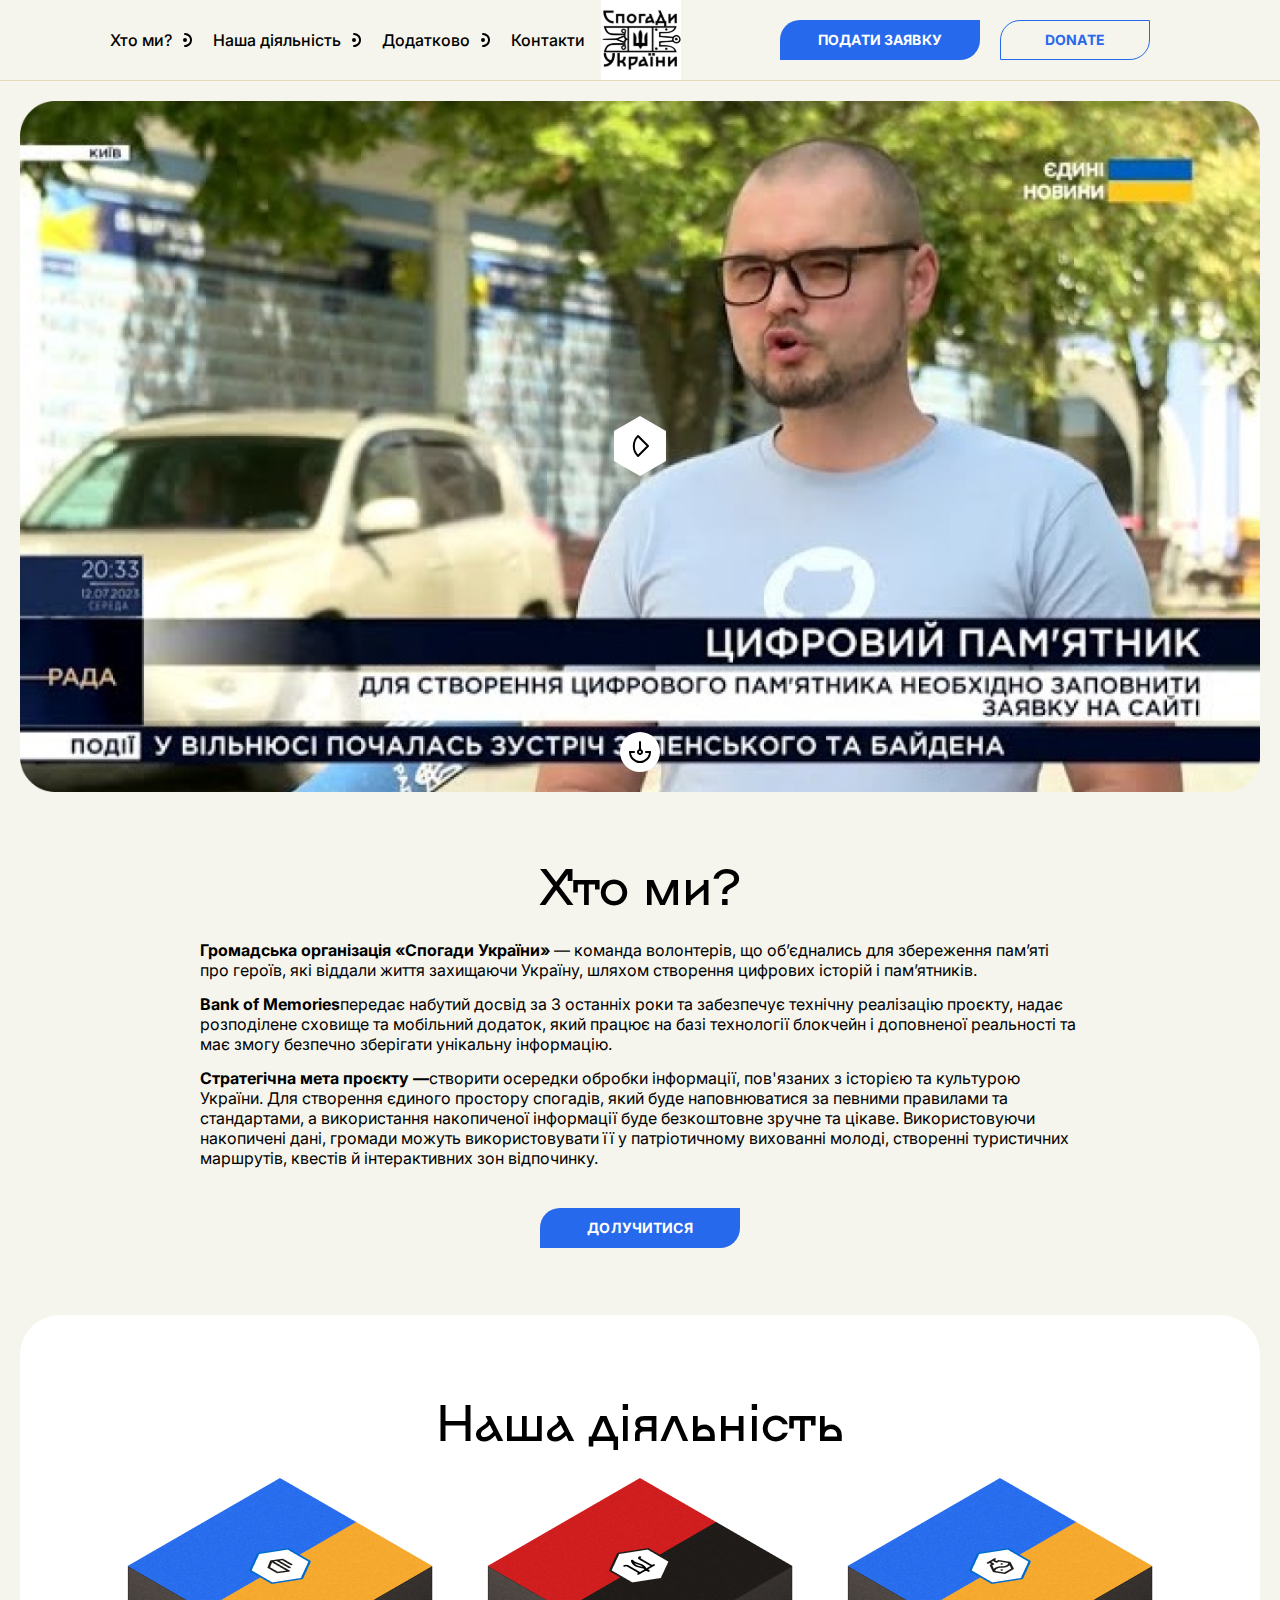
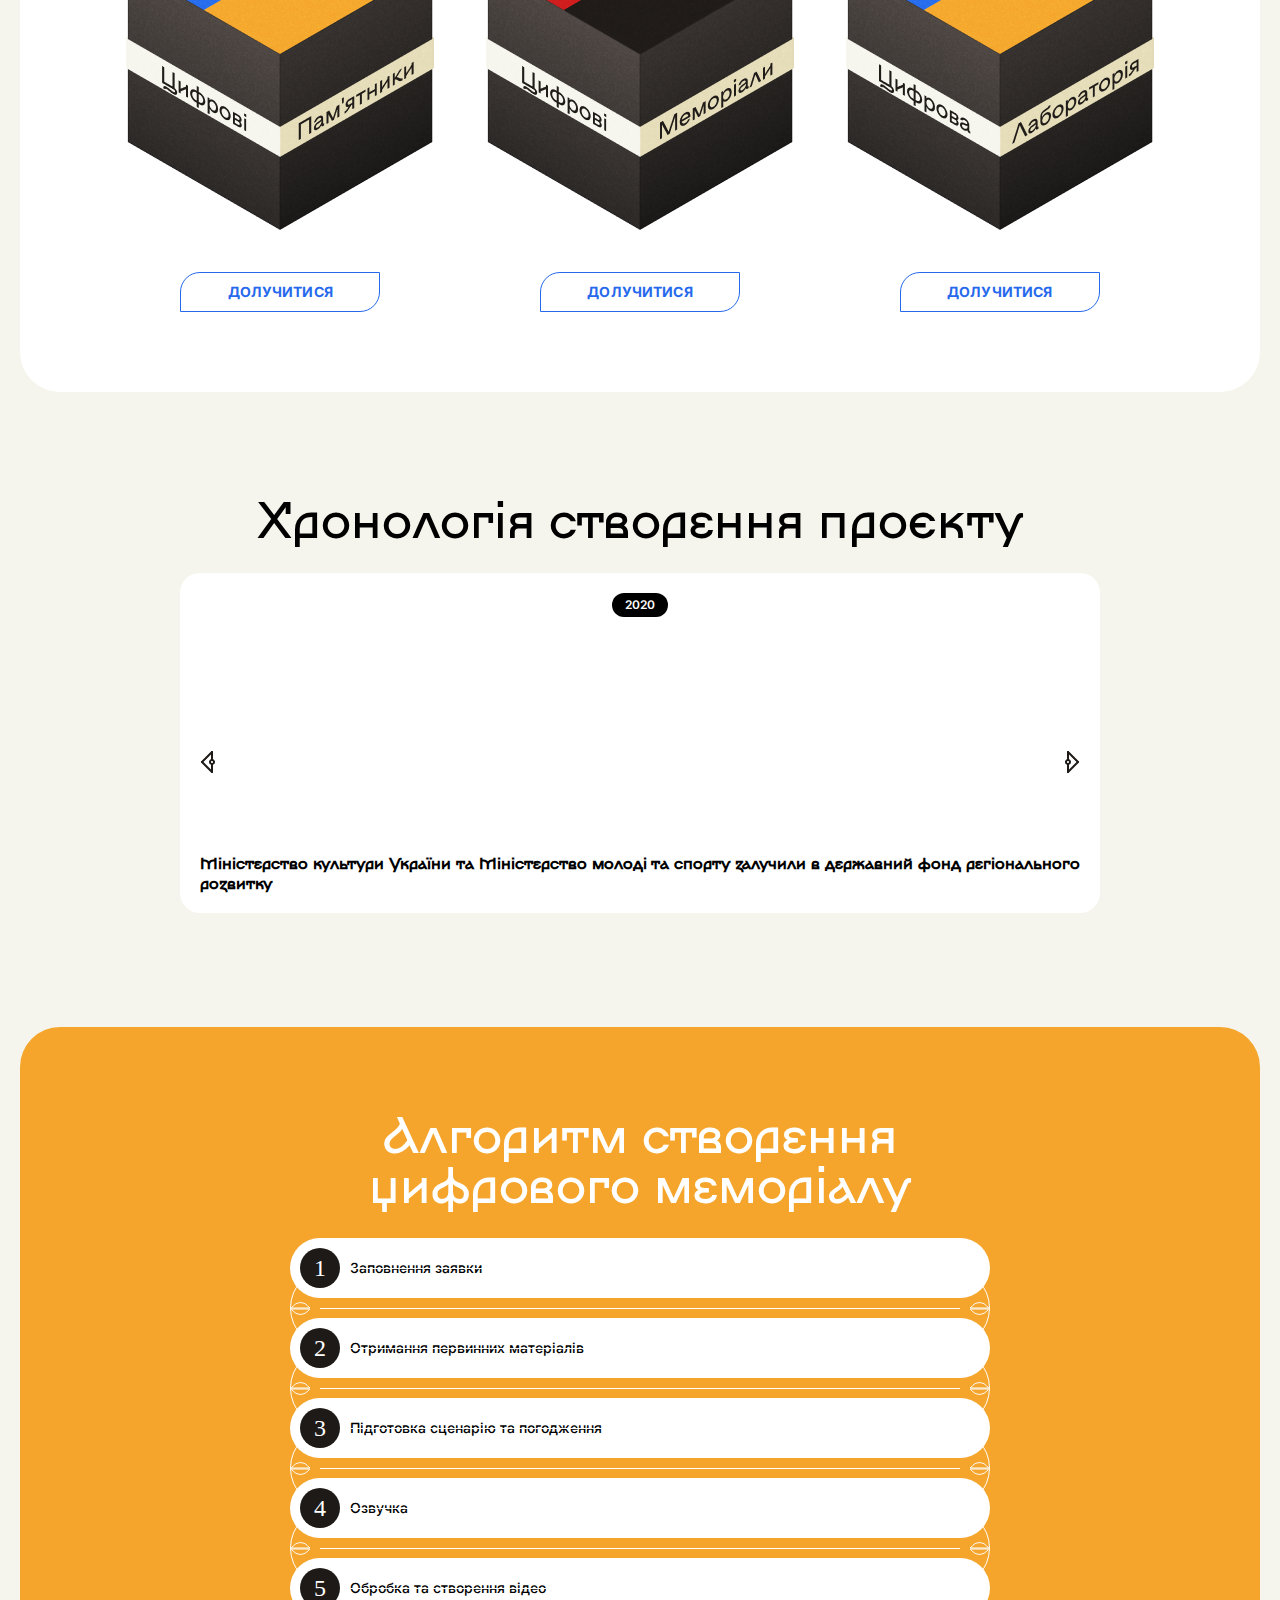
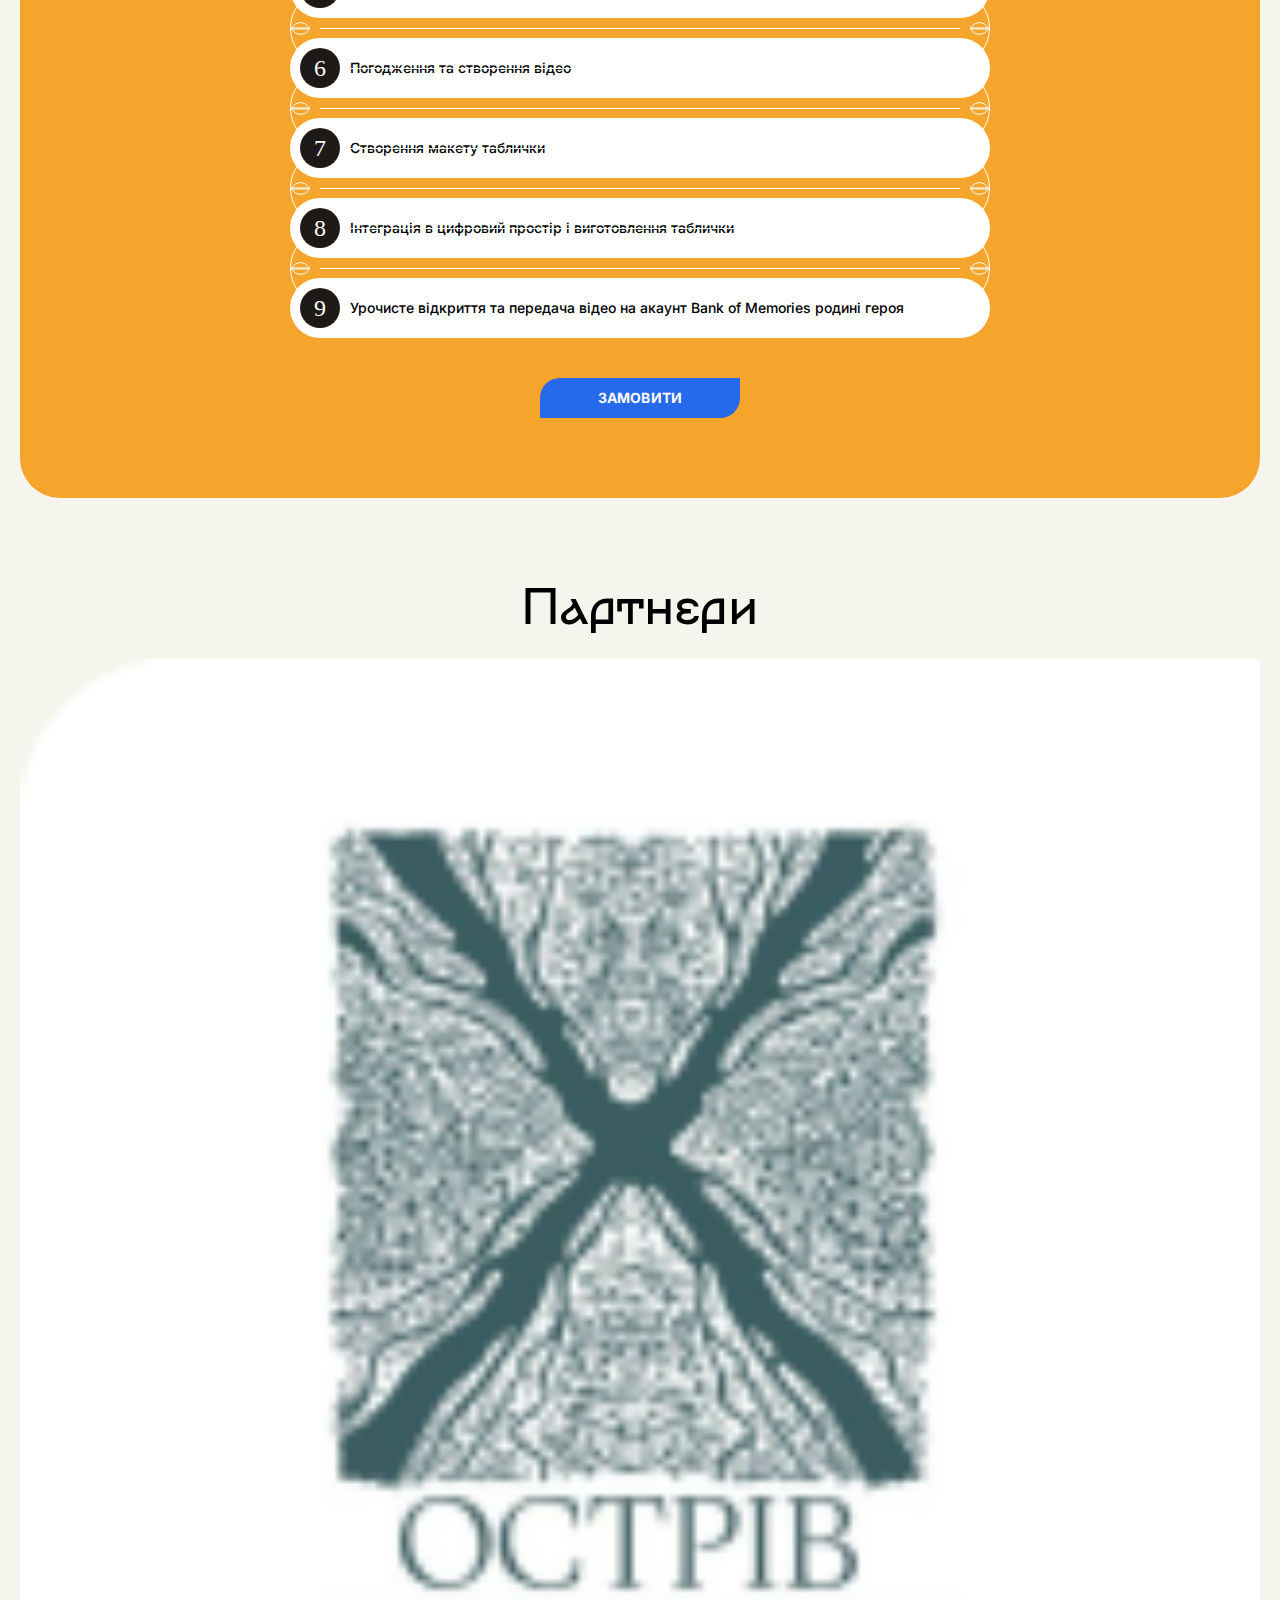
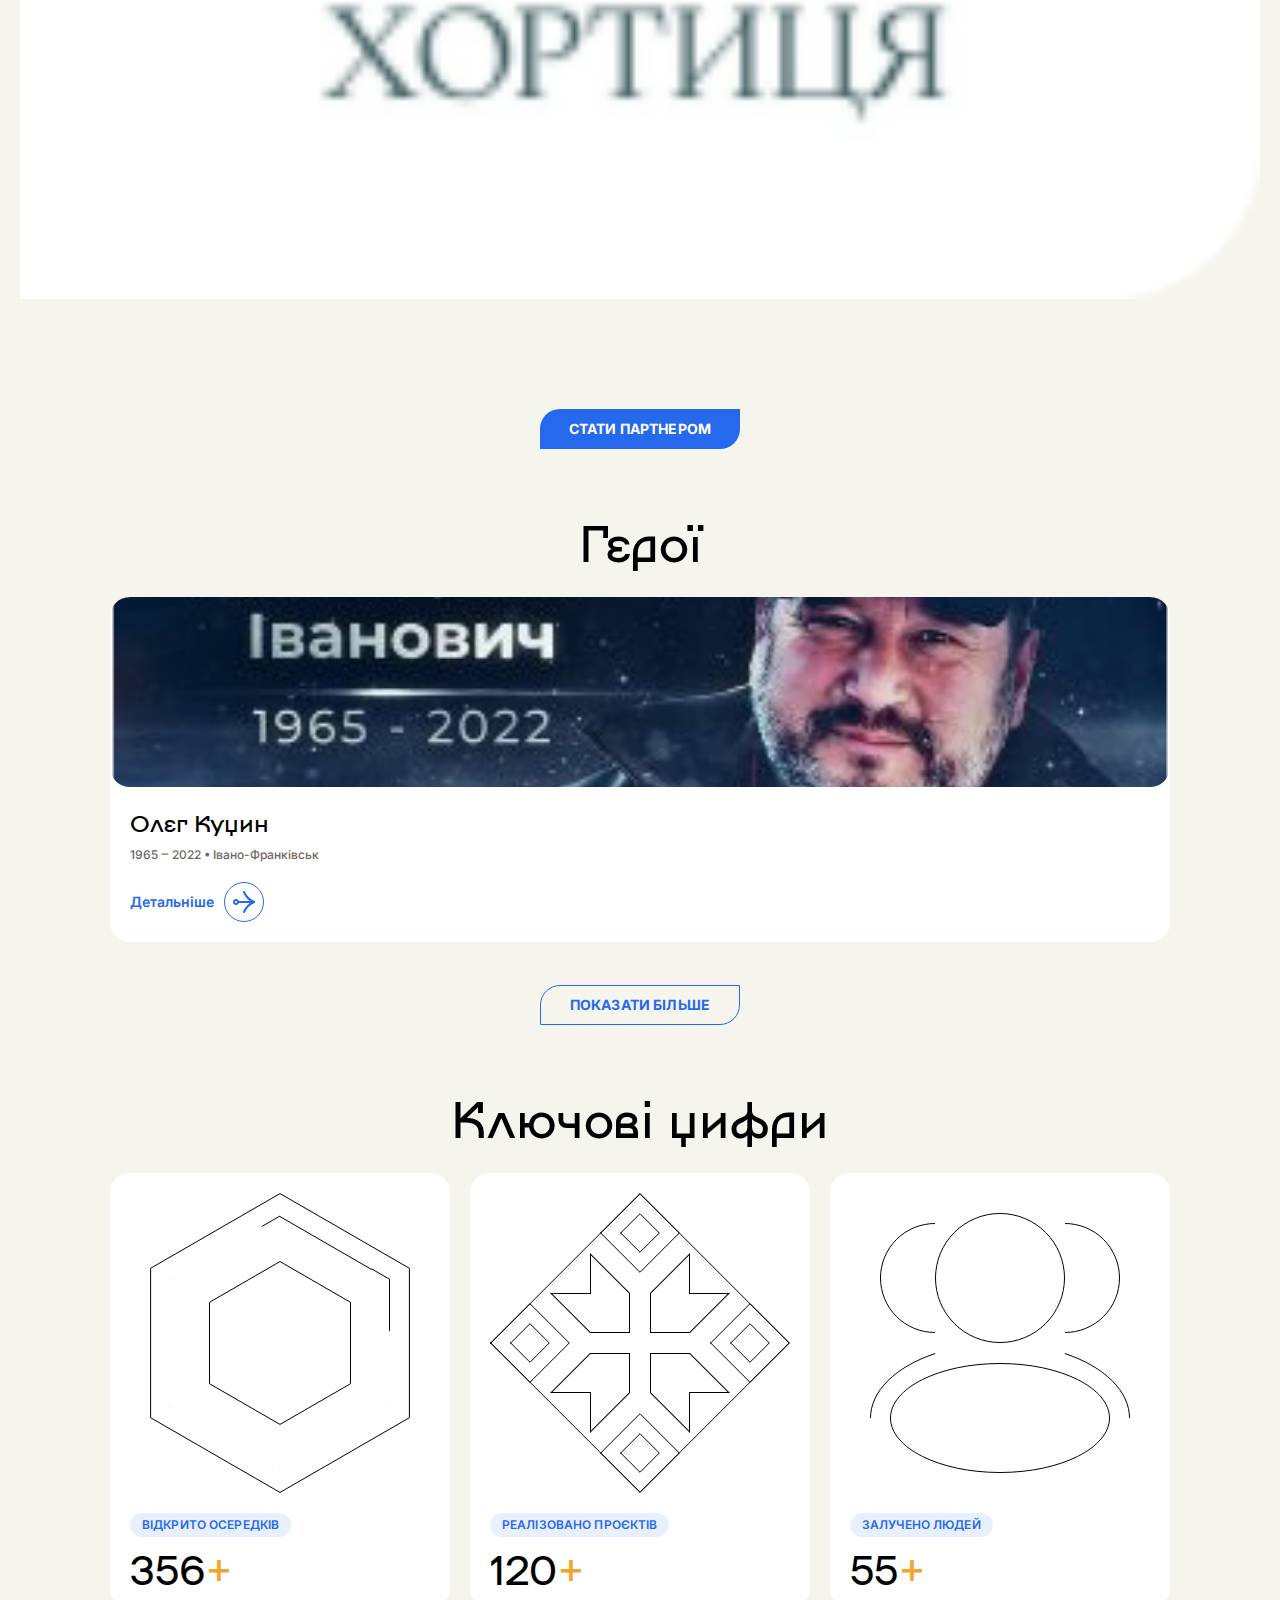
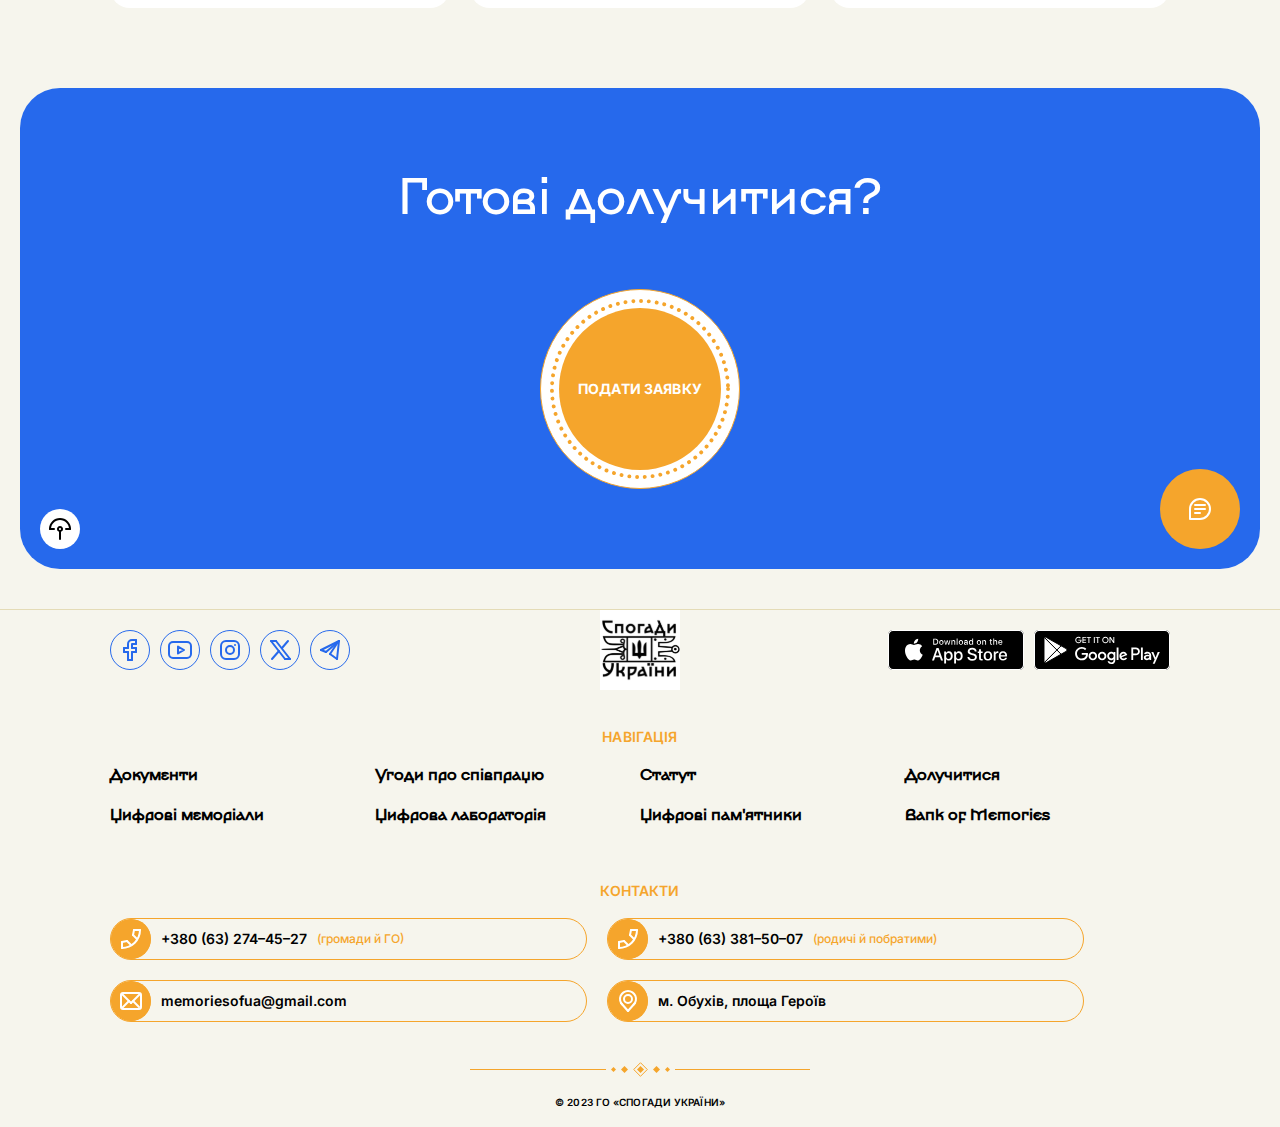
<file: index.html>
<!DOCTYPE html><html lang=ru><head><meta charset=utf-8><meta http-equiv=X-UA-Compatible content="IE=edge"><meta name=viewport content="width=device-width"><meta name=description content="home description"><meta property=og:type content=website><meta property=og:locale content=ru_RU><meta property=og:title content="page home"><meta property=og:description content="home description"><meta property=og:image content=/image/share/share.jpg><meta property=og:image:type content=image/jpeg><meta name=twitter:card content=summary_large_image><meta name=twitter:title content="page home"><meta name=twitter:description content="home description"><meta name=twitter:image content=/image/share/share.jpg><meta name=msapplication-TileColor content=#2d89ef><meta name=msapplication-TileImage content=/favicon/mstile-144x144.png><meta name=msapplication-config content=/browserconfig.xml><meta name=theme-color content=#ffffff><title>page home</title><link rel=apple-touch-icon href=/favicon/apple-touch-icon.png sizes=180x180><link rel=icon href=/favicon/favicon.ico><link rel=icon href=/favicon/favicon-16x16.png sizes=16x16><link rel=icon href=/favicon/favicon-32x32.png sizes=32x32><link rel=icon href=/favicon/android-chrome-192x192.png sizes=192x192><link rel=manifest href=/site.webmanifest><link rel=mask-icon href=/favicon/safari-pinned-tab.svg color=#69b0c4><script defer=defer src="/vendors.js?v=e50df027c8deab5dfbef"></script><script defer=defer src="/main.js?v=334b59f8547ebe107873"></script><link href="/vendors.css?v=16d23299bd576c919a95" rel=stylesheet><link href="/main.css?v=1990c003e4d8f2f2f926" rel=stylesheet></head><body><header class=header><div class=container><div class="header-button for-devices"><svg width=40 height=40 viewBox="0 0 40 40" fill=none xmlns=http://www.w3.org/2000/svg><rect width=40 height=40 rx=20 fill=white /><rect x=10 y=14 width=20 height=4 stroke=black stroke-width=2 stroke-linecap=round stroke-linejoin=round /><rect x=10 y=22 width=20 height=4 stroke=black stroke-width=2 stroke-linecap=round stroke-linejoin=round /></svg> <svg width=40 height=40 viewBox="0 0 40 40" fill=none xmlns=http://www.w3.org/2000/svg><rect width=40 height=40 rx=20 fill=white /><path d="M17 20L11 14" stroke=black stroke-width=2 stroke-linecap=round stroke-linejoin=round /><path d="M20 17L14 11" stroke=black stroke-width=2 stroke-linecap=round stroke-linejoin=round /><path d="M29 26L23 20" stroke=black stroke-width=2 stroke-linecap=round stroke-linejoin=round /><path d="M26 29L20 23" stroke=black stroke-width=2 stroke-linecap=round stroke-linejoin=round /><path d="M23 20L29 14" stroke=black stroke-width=2 stroke-linecap=round stroke-linejoin=round /><path d="M20 17L26 11" stroke=black stroke-width=2 stroke-linecap=round stroke-linejoin=round /><path d="M11 26L17 20" stroke=black stroke-width=2 stroke-linecap=round stroke-linejoin=round /><path d="M14 29L20 23" stroke=black stroke-width=2 stroke-linecap=round stroke-linejoin=round /><path d="M29 14L26 11" stroke=black stroke-width=2 stroke-linecap=round stroke-linejoin=round /><path d="M14 29L11 26" stroke=black stroke-width=2 stroke-linecap=round stroke-linejoin=round /><path d="M11 14L14 11" stroke=black stroke-width=2 stroke-linecap=round stroke-linejoin=round /><path d="M26 29L29 26" stroke=black stroke-width=2 stroke-linecap=round stroke-linejoin=round /></svg></div><div class=header-left><div class="header-title for-devices">Навігація</div><ul><li><a href=#>Хто ми?<svg width=16 height=16 viewBox="0 0 16 16" fill=none xmlns=http://www.w3.org/2000/svg><path d="M8 2C8.78793 2 9.56815 2.15519 10.2961 2.45672C11.0241 2.75825 11.6855 3.20021 12.2426 3.75736C12.7998 4.31451 13.2417 4.97595 13.5433 5.7039C13.8448 6.43185 14 7.21207 14 8C14 8.78793 13.8448 9.56815 13.5433 10.2961C13.2417 11.0241 12.7998 11.6855 12.2426 12.2426C11.6855 12.7998 11.0241 13.2418 10.2961 13.5433C9.56814 13.8448 8.78793 14 8 14" stroke=black stroke-width=2 stroke-linecap=round stroke-linejoin=round /><circle cx=8 cy=8 r=1 stroke=black stroke-width=2 stroke-linecap=round stroke-linejoin=round /></svg></a></li><li><a href=#>Наша діяльність<svg width=16 height=16 viewBox="0 0 16 16" fill=none xmlns=http://www.w3.org/2000/svg><path d="M8 2C8.78793 2 9.56815 2.15519 10.2961 2.45672C11.0241 2.75825 11.6855 3.20021 12.2426 3.75736C12.7998 4.31451 13.2417 4.97595 13.5433 5.7039C13.8448 6.43185 14 7.21207 14 8C14 8.78793 13.8448 9.56815 13.5433 10.2961C13.2417 11.0241 12.7998 11.6855 12.2426 12.2426C11.6855 12.7998 11.0241 13.2418 10.2961 13.5433C9.56814 13.8448 8.78793 14 8 14" stroke=black stroke-width=2 stroke-linecap=round stroke-linejoin=round /><circle cx=8 cy=8 r=1 stroke=black stroke-width=2 stroke-linecap=round stroke-linejoin=round /></svg></a></li><li><a href=#>Додатково<svg width=16 height=16 viewBox="0 0 16 16" fill=none xmlns=http://www.w3.org/2000/svg><path d="M8 2C8.78793 2 9.56815 2.15519 10.2961 2.45672C11.0241 2.75825 11.6855 3.20021 12.2426 3.75736C12.7998 4.31451 13.2417 4.97595 13.5433 5.7039C13.8448 6.43185 14 7.21207 14 8C14 8.78793 13.8448 9.56815 13.5433 10.2961C13.2417 11.0241 12.7998 11.6855 12.2426 12.2426C11.6855 12.7998 11.0241 13.2418 10.2961 13.5433C9.56814 13.8448 8.78793 14 8 14" stroke=black stroke-width=2 stroke-linecap=round stroke-linejoin=round /><circle cx=8 cy=8 r=1 stroke=black stroke-width=2 stroke-linecap=round stroke-linejoin=round /></svg></a></li><li><a href=#>Контакти</a></li></ul><div class="block-center for-devices mt-20"><a class="button button--transparent" href="">Підтримати</a></div><div class="buttons for-devices"><a href=# target=_blank><img src=../assets/images/app.svg alt=img></a><a href=# target=_blank><img src=../assets/images/google.svg alt=img></a></div></div><a class="header-logo for-desktop" href=/ ><img src=/assets/images/logo.svg alt=img></a><div class=header-right><a class="button button--color for-devices" href=https://docs.google.com/forms/u/4/d/18JBNDChLSo7bysSi6-EnJebhrCPX-0WheBzAbS58Dz0/edit target=_blank>заявка</a><a class="button button--color for-desktop" href=https://docs.google.com/forms/u/4/d/18JBNDChLSo7bysSi6-EnJebhrCPX-0WheBzAbS58Dz0/edit target=_blank>Подати заявку</a><a class="button button--transparent for-desktop" href="">Donate</a><div id=google_translate_element></div></div></div></header><div class="header-left for-devices"><div class="header-title for-devices">Навігація</div><ul><li><a href=#>Хто ми?<svg width=16 height=16 viewBox="0 0 16 16" fill=none xmlns=http://www.w3.org/2000/svg><path d="M8 2C8.78793 2 9.56815 2.15519 10.2961 2.45672C11.0241 2.75825 11.6855 3.20021 12.2426 3.75736C12.7998 4.31451 13.2417 4.97595 13.5433 5.7039C13.8448 6.43185 14 7.21207 14 8C14 8.78793 13.8448 9.56815 13.5433 10.2961C13.2417 11.0241 12.7998 11.6855 12.2426 12.2426C11.6855 12.7998 11.0241 13.2418 10.2961 13.5433C9.56814 13.8448 8.78793 14 8 14" stroke=black stroke-width=2 stroke-linecap=round stroke-linejoin=round /><circle cx=8 cy=8 r=1 stroke=black stroke-width=2 stroke-linecap=round stroke-linejoin=round /></svg></a></li><li><a href=#>Наша діяльність<svg width=16 height=16 viewBox="0 0 16 16" fill=none xmlns=http://www.w3.org/2000/svg><path d="M8 2C8.78793 2 9.56815 2.15519 10.2961 2.45672C11.0241 2.75825 11.6855 3.20021 12.2426 3.75736C12.7998 4.31451 13.2417 4.97595 13.5433 5.7039C13.8448 6.43185 14 7.21207 14 8C14 8.78793 13.8448 9.56815 13.5433 10.2961C13.2417 11.0241 12.7998 11.6855 12.2426 12.2426C11.6855 12.7998 11.0241 13.2418 10.2961 13.5433C9.56814 13.8448 8.78793 14 8 14" stroke=black stroke-width=2 stroke-linecap=round stroke-linejoin=round /><circle cx=8 cy=8 r=1 stroke=black stroke-width=2 stroke-linecap=round stroke-linejoin=round /></svg></a></li><li><a href=#>Додатково<svg width=16 height=16 viewBox="0 0 16 16" fill=none xmlns=http://www.w3.org/2000/svg><path d="M8 2C8.78793 2 9.56815 2.15519 10.2961 2.45672C11.0241 2.75825 11.6855 3.20021 12.2426 3.75736C12.7998 4.31451 13.2417 4.97595 13.5433 5.7039C13.8448 6.43185 14 7.21207 14 8C14 8.78793 13.8448 9.56815 13.5433 10.2961C13.2417 11.0241 12.7998 11.6855 12.2426 12.2426C11.6855 12.7998 11.0241 13.2418 10.2961 13.5433C9.56814 13.8448 8.78793 14 8 14" stroke=black stroke-width=2 stroke-linecap=round stroke-linejoin=round /><circle cx=8 cy=8 r=1 stroke=black stroke-width=2 stroke-linecap=round stroke-linejoin=round /></svg></a></li><li><a href=#>Контакти</a></li></ul><div class="block-center for-devices mt-20"><a class="button button--transparent" href="">Підтримати</a></div><div class="buttons for-devices"><a href=# target=_blank><img src=../assets/images/app.svg alt=img></a><a href=# target=_blank><img src=../assets/images/google.svg alt=img></a></div></div><div class=page><section class=section><div class="video mb-80"><div class=video__cover><img src=/assets/images/main.png alt=""></div><div class=video__button><svg width=60 height=60 viewBox="0 0 60 60" fill=none xmlns=http://www.w3.org/2000/svg><path d="M30 0L55.9808 15V45L30 60L4.01924 45V15L30 0Z" fill=white /><path d="M28 20L38 30L28 40L27.8995 39.8995C22.4322 34.4322 22.4322 25.5678 27.8995 20.1005L28 20Z" stroke=black stroke-width=2 stroke-linecap=round stroke-linejoin=round /></svg></div><div class=video__item><iframe width=560 height=315 src="https://www.youtube.com/embed/Z4ZgD5EPkTI?si=YQnwm0Cc_oISe8my" title="YouTube video player" frameborder=0 allow="accelerometer; autoplay; clipboard-write; encrypted-media; gyroscope; picture-in-picture; web-share" allowfullscreen></iframe></div><div class="icon-svg icon-svg--main"><svg width=24 height=24 viewBox="0 0 24 24" fill=none xmlns=http://www.w3.org/2000/svg><path d="M12 10L12 2" stroke=black stroke-width=2 stroke-linecap=round stroke-linejoin=round /><path d="M14 12C14 12.2626 13.9483 12.5227 13.8478 12.7654C13.7472 13.008 13.5999 13.2285 13.4142 13.4142C13.2285 13.5999 13.008 13.7472 12.7654 13.8478C12.5227 13.9483 12.2626 14 12 14C11.7374 14 11.4773 13.9483 11.2346 13.8478C10.992 13.7472 10.7715 13.5999 10.5858 13.4142C10.4001 13.2285 10.2528 13.008 10.1522 12.7654C10.0517 12.5227 10 12.2626 10 12C10 11.7374 10.0517 11.4773 10.1522 11.2346C10.2528 10.992 10.4001 10.7715 10.5858 10.5858C10.7715 10.4001 10.992 10.2528 11.2346 10.1522C11.4773 10.0517 11.7374 10 12 10C12.2626 10 12.5227 10.0517 12.7654 10.1522C13.008 10.2528 13.2285 10.4001 13.4142 10.5858C13.5999 10.7715 13.7472 10.992 13.8478 11.2346C13.9483 11.4773 14 11.7374 14 12L14 12Z" stroke=black stroke-width=2 stroke-linecap=round stroke-linejoin=round /><path d="M22 12C22 13.3132 21.7413 14.6136 21.2388 15.8268C20.7362 17.0401 19.9997 18.1425 19.0711 19.0711C18.1425 19.9997 17.0401 20.7362 15.8268 21.2388C14.6136 21.7413 13.3132 22 12 22C10.6868 22 9.38642 21.7413 8.17317 21.2388C6.95991 20.7362 5.85752 19.9997 4.92893 19.0711C4.00035 18.1425 3.26375 17.0401 2.7612 15.8268C2.25866 14.6136 2 13.3132 2 12" stroke=black stroke-width=2 stroke-linecap=round stroke-linejoin=round /><path d="M2 12H6" stroke=black stroke-width=2 stroke-linecap=round stroke-linejoin=round /><path d="M18 12L22 12" stroke=black stroke-width=2 stroke-linecap=round stroke-linejoin=round /></svg></div></div></section><section class=section><div class=text-container><div class="title-lg text-center mb-40">Хто ми?</div><p><b>Громадська організація «Спогади України»</b> — команда волонтерів, що об’єднались для збереження пам’яті про героїв, які віддали життя захищаючи Україну, шляхом створення цифрових історій і пам’ятників.</p><p><b>Bank of Memories</b>передає набутий досвід за 3 останніх роки та забезпечує технічну реалізацію проєкту, надає розподілене сховище та мобільний додаток, який працює на базі технології блокчейн і доповненої реальності та має змогу безпечно зберігати унікальну інформацію.</p><p><b>Стратегічна мета проєкту —</b>створити осередки обробки інформації, пов'язаних з історією та культурою України. Для створення єдиного простору спогадів, який буде наповнюватися за певними правилами та стандартами, а використання накопиченої інформації буде безкоштовне зручне та цікаве. Використовуючи накопичені дані, громади можуть використовувати її у патріотичному вихованні молоді, створенні туристичних маршрутів, квестів й інтерактивних зон відпочинку.</p></div><div class="block-center mt-40 mb-80"><a class="button button--color" href=https://docs.google.com/forms/u/4/d/18JBNDChLSo7bysSi6-EnJebhrCPX-0WheBzAbS58Dz0/edit target=_blank>Долучитися</a></div></section><section class="section section--white mb-100"><div class=text-container><div class="title-lg text-center mb-40">Наша діяльність</div></div><div class=work><div class="work-card for-desktop"><img src=../assets/images/card-1.png><div class=block-center><a class="button button--transparent" href=https://docs.google.com/forms/u/4/d/18JBNDChLSo7bysSi6-EnJebhrCPX-0WheBzAbS58Dz0/edit target=_blank>Долучитися</a></div></div><div class="work-card for-desktop"><img src=../assets/images/card-2.png><div class=block-center><a class="button button--transparent" href=https://docs.google.com/forms/u/4/d/18JBNDChLSo7bysSi6-EnJebhrCPX-0WheBzAbS58Dz0/edit target=_blank>Долучитися</a></div></div><div class="work-card for-desktop"><img src=../assets/images/card-3.png><div class=block-center><a class="button button--transparent" href=https://docs.google.com/forms/u/4/d/18JBNDChLSo7bysSi6-EnJebhrCPX-0WheBzAbS58Dz0/edit target=_blank>Долучитися</a></div></div><div class="work-card for-devices"><img src=../assets/images/card-m.png></div></div></section><section class=section><div class=text-container><div class="title-lg text-center mb-40">Хронологія створення проєкту</div></div><div class="swiper swiper-chorno"><div class=swiper-wrapper><div class=swiper-slide><div class=swiper-chorno-card><div class=swiper-chorno-year>2020</div><div class=swiper-chorno-img><img src=../assets/images/card-1.png></div><div class=swiper-chorno-text>Міністерство культури України та Міністерство молоді та спорту залучили в державний фонд регіонального розвитку</div></div></div><div class=swiper-slide><div class=swiper-chorno-card><div class=swiper-chorno-year>2020</div><div class=swiper-chorno-img><img src=../assets/images/card-1.png></div><div class=swiper-chorno-text>Міністерство культури України та Міністерство молоді та спорту залучили в державний фонд регіонального розвитку</div></div></div><div class=swiper-slide><div class=swiper-chorno-card><div class=swiper-chorno-year>2020</div><div class=swiper-chorno-img><img src=../assets/images/card-1.png></div><div class=swiper-chorno-text>Міністерство культури України та Міністерство молоді та спорту залучили в державний фонд регіонального розвитку</div></div></div><div class=swiper-slide><div class=swiper-chorno-card><div class=swiper-chorno-year>2020</div><div class=swiper-chorno-img><img src=../assets/images/card-1.png></div><div class=swiper-chorno-text>Міністерство культури України та Міністерство молоді та спорту залучили в державний фонд регіонального розвитку</div></div></div><div class=swiper-slide><div class=swiper-chorno-card><div class=swiper-chorno-year>2020</div><div class=swiper-chorno-img><img src=../assets/images/card-1.png></div><div class=swiper-chorno-text>Міністерство культури України та Міністерство молоді та спорту залучили в державний фонд регіонального розвитку</div></div></div><div class=swiper-slide><div class=swiper-chorno-card><div class=swiper-chorno-year>2020</div><div class=swiper-chorno-img><img src=../assets/images/card-1.png></div><div class=swiper-chorno-text>Міністерство культури України та Міністерство молоді та спорту залучили в державний фонд регіонального розвитку</div></div></div></div><div class=swiper-pagination></div><div class=swiper-button-prev><svg width=40 height=40 viewBox="0 0 40 40" fill=none xmlns=http://www.w3.org/2000/svg><rect x=40 y=40 width=40 height=40 rx=20 transform="rotate(180 40 40)" fill=white /><path d="M22 22C21.7374 22 21.4773 21.9483 21.2346 21.8478C20.992 21.7472 20.7715 21.5999 20.5858 21.4142C20.4001 21.2285 20.2528 21.008 20.1522 20.7654C20.0517 20.5227 20 20.2626 20 20C20 19.7374 20.0517 19.4773 20.1522 19.2346C20.2528 18.992 20.4001 18.7715 20.5858 18.5858C20.7715 18.4001 20.992 18.2528 21.2346 18.1522C21.4773 18.0517 21.7374 18 22 18C22.2626 18 22.5227 18.0517 22.7654 18.1522C23.008 18.2528 23.2285 18.4001 23.4142 18.5858C23.5999 18.7715 23.7473 18.992 23.8478 19.2346C23.9483 19.4773 24 19.7374 24 20C24 20.2626 23.9483 20.5227 23.8478 20.7654C23.7472 21.008 23.5999 21.2285 23.4142 21.4142C23.2285 21.5999 23.008 21.7473 22.7654 21.8478C22.5227 21.9483 22.2626 22 22 22L22 22Z" stroke=#1E1A17 stroke-width=2 stroke-linecap=round stroke-linejoin=round /><path d="M12 20L22 30" stroke=#1E1A17 stroke-width=2 stroke-linecap=round stroke-linejoin=round /><path d="M12 20L22 10" stroke=#1E1A17 stroke-width=2 stroke-linecap=round stroke-linejoin=round /><path d="M22 22L22 30" stroke=#1E1A17 stroke-width=2 stroke-linecap=round stroke-linejoin=round /><path d="M22 10L22 18" stroke=#1E1A17 stroke-width=2 stroke-linecap=round stroke-linejoin=round /></svg></div><div class=swiper-button-next><svg width=40 height=40 viewBox="0 0 40 40" fill=none xmlns=http://www.w3.org/2000/svg><rect width=40 height=40 rx=20 fill=white /><path d="M18 18C18.2626 18 18.5227 18.0517 18.7654 18.1522C19.008 18.2528 19.2285 18.4001 19.4142 18.5858C19.5999 18.7715 19.7472 18.992 19.8478 19.2346C19.9483 19.4773 20 19.7374 20 20C20 20.2626 19.9483 20.5227 19.8478 20.7654C19.7472 21.008 19.5999 21.2285 19.4142 21.4142C19.2285 21.5999 19.008 21.7472 18.7654 21.8478C18.5227 21.9483 18.2626 22 18 22C17.7374 22 17.4773 21.9483 17.2346 21.8478C16.992 21.7472 16.7715 21.5999 16.5858 21.4142C16.4001 21.2285 16.2527 21.008 16.1522 20.7654C16.0517 20.5227 16 20.2626 16 20C16 19.7374 16.0517 19.4773 16.1522 19.2346C16.2528 18.992 16.4001 18.7715 16.5858 18.5858C16.7715 18.4001 16.992 18.2527 17.2346 18.1522C17.4773 18.0517 17.7374 18 18 18L18 18Z" stroke=#1E1A17 stroke-width=2 stroke-linecap=round stroke-linejoin=round /><path d="M28 20L18 10" stroke=#1E1A17 stroke-width=2 stroke-linecap=round stroke-linejoin=round /><path d="M28 20L18 30" stroke=#1E1A17 stroke-width=2 stroke-linecap=round stroke-linejoin=round /><path d="M18 18L18 10" stroke=#1E1A17 stroke-width=2 stroke-linecap=round stroke-linejoin=round /><path d="M18 30L18 22" stroke=#1E1A17 stroke-width=2 stroke-linecap=round stroke-linejoin=round /></svg></div></div></section><section class="section section--orange"><div class=text-container><div class="title-lg text-center mb-40 color-white">Алгоритм створення<br>цифрового меморіалу</div></div><div class=applications><div class=applications-card><span>1</span> Заповнення заявки</div><div class=applications-card><span>2</span> Отримання первинних матеріалів</div><div class=applications-card><span>3</span> Підготовка сценарію та погодження</div><div class=applications-card><span>4</span> Озвучка</div><div class=applications-card><span>5</span> Обробка та створення відео</div><div class=applications-card><span>6</span> Погодження та створення відео</div><div class=applications-card><span>7</span> Створення макету таблички</div><div class=applications-card><span>8</span> Інтеграція в цифровий простір і виготовлення таблички</div><div class=applications-card><span>9</span> Урочисте відкриття та передача відео на акаунт Bank of Memories родині героя</div></div><div class=block-center><a class="button button--color" href=#>Замовити</a></div></section><section class="section mb-80"><div class=text-container><div class="title-lg text-center mb-40">Партнери</div></div><div class="swiper swiper-partner mb-80"><div class=swiper-wrapper><div class=swiper-slide><div class=swiper-partner-img><img src=../assets/images/partner-1.png alt=img></div></div><div class=swiper-slide><div class=swiper-partner-img><img src=../assets/images/partner-2.png alt=img></div></div><div class=swiper-slide><div class=swiper-partner-img><img src=../assets/images/partner-3.png alt=img></div></div><div class=swiper-slide><div class=swiper-partner-img><img src=../assets/images/partner-4.png alt=img></div></div><div class=swiper-slide><div class=swiper-partner-img><img src=../assets/images/partner-5.png alt=img></div></div><div class=swiper-slide><div class=swiper-partner-img><img src=../assets/images/partner-6.png alt=img></div></div></div><div class=swiper-pagination></div></div><div class=block-center><a class="button button--color" href=#>Стати партнером</a></div></section><section class="section mb-80"><div class=text-container><div class="title-lg text-center mb-40">Герої</div></div><div class=container><div class=heros><div class="swiper swiper-heros"><div class=swiper-wrapper><div class=swiper-slide><a class=heros-card href=""><div class=heros-img><img src=/assets/images/heros/1.png alt=img></div><div class=heros-content><div class=heros-name>Олег Куцин</div><div class=heros-year>1965 ‒ 2022 • Івано-Франківськ</div><div class=heros-link>Детальніше<svg width=40 height=40 viewBox="0 0 40 40" fill=none xmlns=http://www.w3.org/2000/svg><rect x=0.5 y=0.5 width=39 height=39 rx=19.5 stroke=#2669EC /><path d="M20 30V30C21.9258 25.5064 25.5064 21.9258 30 20V20" stroke=#2669EC stroke-width=2 stroke-linecap=round stroke-linejoin=round /><path d="M20 10V10C21.9258 14.4936 25.5064 18.0742 30 20V20" stroke=#2669EC stroke-width=2 stroke-linecap=round stroke-linejoin=round /><path d="M14 20L30 20" stroke=#2669EC stroke-width=2 stroke-linecap=round stroke-linejoin=round /><path d="M14 20C14 20.2626 13.9483 20.5227 13.8478 20.7654C13.7472 21.008 13.5999 21.2285 13.4142 21.4142C13.2285 21.5999 13.008 21.7472 12.7654 21.8478C12.5227 21.9483 12.2626 22 12 22C11.7374 22 11.4773 21.9483 11.2346 21.8478C10.992 21.7472 10.7715 21.5999 10.5858 21.4142C10.4001 21.2285 10.2528 21.008 10.1522 20.7654C10.0517 20.5227 10 20.2626 10 20C10 19.7374 10.0517 19.4773 10.1522 19.2346C10.2528 18.992 10.4001 18.7715 10.5858 18.5858C10.7715 18.4001 10.992 18.2528 11.2346 18.1522C11.4773 18.0517 11.7374 18 12 18C12.2626 18 12.5227 18.0517 12.7654 18.1522C13.008 18.2528 13.2285 18.4001 13.4142 18.5858C13.5999 18.7715 13.7472 18.992 13.8478 19.2346C13.9483 19.4773 14 19.7374 14 20L14 20Z" stroke=#2669EC stroke-width=2 stroke-linecap=round stroke-linejoin=round /></svg></div></div></a></div><div class=swiper-slide><a class=heros-card href=""><div class=heros-img><img src=/assets/images/heros/2.png alt=img></div><div class=heros-content><div class=heros-name>Володимир Кушлик</div><div class=heros-year>1996 ‒ 2022 Калуш</div><div class=heros-link>Детальніше<svg width=40 height=40 viewBox="0 0 40 40" fill=none xmlns=http://www.w3.org/2000/svg><rect x=0.5 y=0.5 width=39 height=39 rx=19.5 stroke=#2669EC /><path d="M20 30V30C21.9258 25.5064 25.5064 21.9258 30 20V20" stroke=#2669EC stroke-width=2 stroke-linecap=round stroke-linejoin=round /><path d="M20 10V10C21.9258 14.4936 25.5064 18.0742 30 20V20" stroke=#2669EC stroke-width=2 stroke-linecap=round stroke-linejoin=round /><path d="M14 20L30 20" stroke=#2669EC stroke-width=2 stroke-linecap=round stroke-linejoin=round /><path d="M14 20C14 20.2626 13.9483 20.5227 13.8478 20.7654C13.7472 21.008 13.5999 21.2285 13.4142 21.4142C13.2285 21.5999 13.008 21.7472 12.7654 21.8478C12.5227 21.9483 12.2626 22 12 22C11.7374 22 11.4773 21.9483 11.2346 21.8478C10.992 21.7472 10.7715 21.5999 10.5858 21.4142C10.4001 21.2285 10.2528 21.008 10.1522 20.7654C10.0517 20.5227 10 20.2626 10 20C10 19.7374 10.0517 19.4773 10.1522 19.2346C10.2528 18.992 10.4001 18.7715 10.5858 18.5858C10.7715 18.4001 10.992 18.2528 11.2346 18.1522C11.4773 18.0517 11.7374 18 12 18C12.2626 18 12.5227 18.0517 12.7654 18.1522C13.008 18.2528 13.2285 18.4001 13.4142 18.5858C13.5999 18.7715 13.7472 18.992 13.8478 19.2346C13.9483 19.4773 14 19.7374 14 20L14 20Z" stroke=#2669EC stroke-width=2 stroke-linecap=round stroke-linejoin=round /></svg></div></div></a></div><div class=swiper-slide><a class=heros-card href=""><div class=heros-img><img src=/assets/images/heros/3.png alt=img></div><div class=heros-content><div class=heros-name>Василь Фальовський</div><div class=heros-year>1977 ‒ 2022 Калуш</div><div class=heros-link>Детальніше<svg width=40 height=40 viewBox="0 0 40 40" fill=none xmlns=http://www.w3.org/2000/svg><rect x=0.5 y=0.5 width=39 height=39 rx=19.5 stroke=#2669EC /><path d="M20 30V30C21.9258 25.5064 25.5064 21.9258 30 20V20" stroke=#2669EC stroke-width=2 stroke-linecap=round stroke-linejoin=round /><path d="M20 10V10C21.9258 14.4936 25.5064 18.0742 30 20V20" stroke=#2669EC stroke-width=2 stroke-linecap=round stroke-linejoin=round /><path d="M14 20L30 20" stroke=#2669EC stroke-width=2 stroke-linecap=round stroke-linejoin=round /><path d="M14 20C14 20.2626 13.9483 20.5227 13.8478 20.7654C13.7472 21.008 13.5999 21.2285 13.4142 21.4142C13.2285 21.5999 13.008 21.7472 12.7654 21.8478C12.5227 21.9483 12.2626 22 12 22C11.7374 22 11.4773 21.9483 11.2346 21.8478C10.992 21.7472 10.7715 21.5999 10.5858 21.4142C10.4001 21.2285 10.2528 21.008 10.1522 20.7654C10.0517 20.5227 10 20.2626 10 20C10 19.7374 10.0517 19.4773 10.1522 19.2346C10.2528 18.992 10.4001 18.7715 10.5858 18.5858C10.7715 18.4001 10.992 18.2528 11.2346 18.1522C11.4773 18.0517 11.7374 18 12 18C12.2626 18 12.5227 18.0517 12.7654 18.1522C13.008 18.2528 13.2285 18.4001 13.4142 18.5858C13.5999 18.7715 13.7472 18.992 13.8478 19.2346C13.9483 19.4773 14 19.7374 14 20L14 20Z" stroke=#2669EC stroke-width=2 stroke-linecap=round stroke-linejoin=round /></svg></div></div></a></div><div class=swiper-slide><a class=heros-card href=""><div class=heros-img><img src=/assets/images/heros/4.png alt=img></div><div class=heros-content><div class=heros-name>Василь Василенко</div><div class=heros-year>1975 ‒ 2022 Війтовецька ОТГ</div><div class=heros-link>Детальніше<svg width=40 height=40 viewBox="0 0 40 40" fill=none xmlns=http://www.w3.org/2000/svg><rect x=0.5 y=0.5 width=39 height=39 rx=19.5 stroke=#2669EC /><path d="M20 30V30C21.9258 25.5064 25.5064 21.9258 30 20V20" stroke=#2669EC stroke-width=2 stroke-linecap=round stroke-linejoin=round /><path d="M20 10V10C21.9258 14.4936 25.5064 18.0742 30 20V20" stroke=#2669EC stroke-width=2 stroke-linecap=round stroke-linejoin=round /><path d="M14 20L30 20" stroke=#2669EC stroke-width=2 stroke-linecap=round stroke-linejoin=round /><path d="M14 20C14 20.2626 13.9483 20.5227 13.8478 20.7654C13.7472 21.008 13.5999 21.2285 13.4142 21.4142C13.2285 21.5999 13.008 21.7472 12.7654 21.8478C12.5227 21.9483 12.2626 22 12 22C11.7374 22 11.4773 21.9483 11.2346 21.8478C10.992 21.7472 10.7715 21.5999 10.5858 21.4142C10.4001 21.2285 10.2528 21.008 10.1522 20.7654C10.0517 20.5227 10 20.2626 10 20C10 19.7374 10.0517 19.4773 10.1522 19.2346C10.2528 18.992 10.4001 18.7715 10.5858 18.5858C10.7715 18.4001 10.992 18.2528 11.2346 18.1522C11.4773 18.0517 11.7374 18 12 18C12.2626 18 12.5227 18.0517 12.7654 18.1522C13.008 18.2528 13.2285 18.4001 13.4142 18.5858C13.5999 18.7715 13.7472 18.992 13.8478 19.2346C13.9483 19.4773 14 19.7374 14 20L14 20Z" stroke=#2669EC stroke-width=2 stroke-linecap=round stroke-linejoin=round /></svg></div></div></a></div><div class=swiper-slide><a class=heros-card href=""><div class=heros-img><img src=/assets/images/heros/5.png alt=img></div><div class=heros-content><div class=heros-name>Василь Тичковський</div><div class=heros-year>1990 ‒ 2022 с. Небилів</div><div class=heros-link>Детальніше<svg width=40 height=40 viewBox="0 0 40 40" fill=none xmlns=http://www.w3.org/2000/svg><rect x=0.5 y=0.5 width=39 height=39 rx=19.5 stroke=#2669EC /><path d="M20 30V30C21.9258 25.5064 25.5064 21.9258 30 20V20" stroke=#2669EC stroke-width=2 stroke-linecap=round stroke-linejoin=round /><path d="M20 10V10C21.9258 14.4936 25.5064 18.0742 30 20V20" stroke=#2669EC stroke-width=2 stroke-linecap=round stroke-linejoin=round /><path d="M14 20L30 20" stroke=#2669EC stroke-width=2 stroke-linecap=round stroke-linejoin=round /><path d="M14 20C14 20.2626 13.9483 20.5227 13.8478 20.7654C13.7472 21.008 13.5999 21.2285 13.4142 21.4142C13.2285 21.5999 13.008 21.7472 12.7654 21.8478C12.5227 21.9483 12.2626 22 12 22C11.7374 22 11.4773 21.9483 11.2346 21.8478C10.992 21.7472 10.7715 21.5999 10.5858 21.4142C10.4001 21.2285 10.2528 21.008 10.1522 20.7654C10.0517 20.5227 10 20.2626 10 20C10 19.7374 10.0517 19.4773 10.1522 19.2346C10.2528 18.992 10.4001 18.7715 10.5858 18.5858C10.7715 18.4001 10.992 18.2528 11.2346 18.1522C11.4773 18.0517 11.7374 18 12 18C12.2626 18 12.5227 18.0517 12.7654 18.1522C13.008 18.2528 13.2285 18.4001 13.4142 18.5858C13.5999 18.7715 13.7472 18.992 13.8478 19.2346C13.9483 19.4773 14 19.7374 14 20L14 20Z" stroke=#2669EC stroke-width=2 stroke-linecap=round stroke-linejoin=round /></svg></div></div></a></div><div class=swiper-slide><a class=heros-card href=""><div class=heros-img><img src=/assets/images/heros/6.png alt=img></div><div class=heros-content><div class=heros-name>Олег Перегуда</div><div class=heros-year>1987 ‒ 2022 Калуш</div><div class=heros-link>Детальніше<svg width=40 height=40 viewBox="0 0 40 40" fill=none xmlns=http://www.w3.org/2000/svg><rect x=0.5 y=0.5 width=39 height=39 rx=19.5 stroke=#2669EC /><path d="M20 30V30C21.9258 25.5064 25.5064 21.9258 30 20V20" stroke=#2669EC stroke-width=2 stroke-linecap=round stroke-linejoin=round /><path d="M20 10V10C21.9258 14.4936 25.5064 18.0742 30 20V20" stroke=#2669EC stroke-width=2 stroke-linecap=round stroke-linejoin=round /><path d="M14 20L30 20" stroke=#2669EC stroke-width=2 stroke-linecap=round stroke-linejoin=round /><path d="M14 20C14 20.2626 13.9483 20.5227 13.8478 20.7654C13.7472 21.008 13.5999 21.2285 13.4142 21.4142C13.2285 21.5999 13.008 21.7472 12.7654 21.8478C12.5227 21.9483 12.2626 22 12 22C11.7374 22 11.4773 21.9483 11.2346 21.8478C10.992 21.7472 10.7715 21.5999 10.5858 21.4142C10.4001 21.2285 10.2528 21.008 10.1522 20.7654C10.0517 20.5227 10 20.2626 10 20C10 19.7374 10.0517 19.4773 10.1522 19.2346C10.2528 18.992 10.4001 18.7715 10.5858 18.5858C10.7715 18.4001 10.992 18.2528 11.2346 18.1522C11.4773 18.0517 11.7374 18 12 18C12.2626 18 12.5227 18.0517 12.7654 18.1522C13.008 18.2528 13.2285 18.4001 13.4142 18.5858C13.5999 18.7715 13.7472 18.992 13.8478 19.2346C13.9483 19.4773 14 19.7374 14 20L14 20Z" stroke=#2669EC stroke-width=2 stroke-linecap=round stroke-linejoin=round /></svg></div></div></a></div></div></div></div></div><div class=block-center><a class="button button--transparent" href=#>Показати більше</a></div></section><section class=section><div class=text-container><div class="title-lg text-center mb-40">Ключові цифри</div></div><div class=container><div class=key><div class=key-card><div class=key-img><svg width=300 height=300 viewBox="0 0 300 300" fill=none xmlns=http://www.w3.org/2000/svg><g clip-path=url(#clip0_7_7658)><path d="M79.4859 109.289L150 68.5774L220.514 109.289V190.711L150 231.423L79.4859 190.711V109.289Z" stroke=black /><path d="M131.639 33.601L149.954 23.0264L150 23.1058L149.796 23.4595L241.374 76.3321L241.624 75.899L259.939 86.4736L259.894 86.5529H259.485V192.298H259.985V213.447H259.894L259.689 213.093L168.111 265.966L168.361 266.399L150.046 276.974L150 276.894L150.204 276.541L58.6262 223.668L58.3762 224.101L40.0606 213.526L40.1064 213.447H40.5148V107.702H40.0148V86.5529H40.1064L40.3106 86.9066L131.889 34.034L131.639 33.601ZM150.046 23.0264L150.031 23.0529L150 23L150.046 23.0264ZM259.955 86.5529L259.985 86.5V86.5529H259.955ZM259.924 213.5H259.985L259.939 213.526L259.924 213.5ZM149.969 276.947L150 277L149.954 276.974L149.969 276.947ZM40.0453 213.447L40.0148 213.5V213.447H40.0453ZM40.0758 86.5H40.0148L40.0606 86.4736L40.0758 86.5Z" stroke=black stroke-dasharray="1 0 200 1000"/><path d="M20.5962 75.2887L150 0.57735L279.404 75.2887V224.711L150 299.423L20.5962 224.711V75.2887Z" stroke=black /></g><defs><clipPath id=clip0_7_7658><rect width=300 height=300 fill=white /></clipPath></defs></svg></div><div class=key-info>Відкрито осередків</div><div class=key-number>356<div class=text-orange>+</div></div></div><div class=key-card><div class=key-img><svg width=300 height=300 viewBox="0 0 300 300" fill=none xmlns=http://www.w3.org/2000/svg><g clip-path=url(#clip0_7_3925)><path d="M0.707099 150L150 0.707099L299.293 150L150 299.293L0.707099 150Z" stroke=black stroke-linecap=round stroke-linejoin=round /><path d="M0.707107 150L40 110.707L79.2929 150L40 189.293L0.707107 150Z" stroke=black stroke-linecap=round stroke-linejoin=round /><path d="M20.7071 150L40 130.707L59.2929 150L40 169.293L20.7071 150Z" stroke=black stroke-linecap=round stroke-linejoin=round /><path d="M110.707 40L150 0.707107L189.293 40L150 79.2929L110.707 40Z" stroke=black stroke-linecap=round stroke-linejoin=round /><path d="M130.707 40L150 20.7071L169.293 40L150 59.2929L130.707 40Z" stroke=black stroke-linecap=round stroke-linejoin=round /><path d="M110.707 260L150 220.707L189.293 260L150 299.293L110.707 260Z" stroke=black stroke-linecap=round stroke-linejoin=round /><path d="M130.707 260L150 240.707L169.293 260L150 279.293L130.707 260Z" stroke=black stroke-linecap=round stroke-linejoin=round /><path d="M220.707 150L260 110.707L299.293 150L260 189.293L220.707 150Z" stroke=black stroke-linecap=round stroke-linejoin=round /><path d="M240.707 150L260 130.707L279.293 150L260 169.293L240.707 150Z" stroke=black stroke-linecap=round stroke-linejoin=round /><mask id=path-10-inside-1_7_3925 fill=white><path fill-rule=evenodd clip-rule=evenodd d="M200 60L180 80L160 100L160 140H200L220 120L240 100H200V60Z"/></mask><path d="M200 60H201V57.5858L199.293 59.2929L200 60ZM160 100L159.293 99.2929L159 99.5858V100H160ZM160 140H159L159 141H160V140ZM200 140V141H200.414L200.707 140.707L200 140ZM240 100L240.707 100.707L242.414 99H240V100ZM200 100H199V101H200V100ZM180.707 80.7071L200.707 60.7071L199.293 59.2929L179.293 79.2929L180.707 80.7071ZM160.707 100.707L180.707 80.7071L179.293 79.2929L159.293 99.2929L160.707 100.707ZM161 140L161 100H159L159 140H161ZM160 141H200V139H160V141ZM200.707 140.707L220.707 120.707L219.293 119.293L199.293 139.293L200.707 140.707ZM220.707 120.707L240.707 100.707L239.293 99.2929L219.293 119.293L220.707 120.707ZM240 99H200V101H240V99ZM199 60V100H201V60H199Z" fill=black mask=url(#path-10-inside-1_7_3925) /><mask id=path-12-inside-2_7_3925 fill=white><path fill-rule=evenodd clip-rule=evenodd d="M100 60L120 80L140 100L140 140H100L80 120L60 100H100V60Z"/></mask><path d="M100 60H99V57.5858L100.707 59.2929L100 60ZM140 100L140.707 99.2929L141 99.5858V100H140ZM140 140H141L141 141H140V140ZM100 140V141H99.5858L99.2929 140.707L100 140ZM60 100L59.2929 100.707L57.5858 99H60V100ZM100 100H101V101H100V100ZM119.293 80.7071L99.2929 60.7071L100.707 59.2929L120.707 79.2929L119.293 80.7071ZM139.293 100.707L119.293 80.7071L120.707 79.2929L140.707 99.2929L139.293 100.707ZM139 140L139 100H141L141 140H139ZM140 141H100V139H140V141ZM99.2929 140.707L79.2929 120.707L80.7071 119.293L100.707 139.293L99.2929 140.707ZM79.2929 120.707L59.2929 100.707L60.7071 99.2929L80.7071 119.293L79.2929 120.707ZM60 99H100V101H60V99ZM101 60V100H99V60H101Z" fill=black mask=url(#path-12-inside-2_7_3925) /><mask id=path-14-inside-3_7_3925 fill=white><path fill-rule=evenodd clip-rule=evenodd d="M200 240L180 220L160 200L160 160H200L220 180L240 200H200V240Z"/></mask><path d="M200 240L199.293 240.707L201 242.414V240H200ZM160 200H159V200.414L159.293 200.707L160 200ZM160 160V159H159L159 160L160 160ZM200 160L200.707 159.293L200.414 159H200V160ZM240 200V201H242.414L240.707 199.293L240 200ZM200 200V199H199V200H200ZM179.293 220.707L199.293 240.707L200.707 239.293L180.707 219.293L179.293 220.707ZM159.293 200.707L179.293 220.707L180.707 219.293L160.707 199.293L159.293 200.707ZM159 160L159 200H161L161 160L159 160ZM160 161H200V159H160V161ZM199.293 160.707L219.293 180.707L220.707 179.293L200.707 159.293L199.293 160.707ZM219.293 180.707L239.293 200.707L240.707 199.293L220.707 179.293L219.293 180.707ZM240 199H200V201H240V199ZM201 240V200H199V240H201Z" fill=black mask=url(#path-14-inside-3_7_3925) /><mask id=path-16-inside-4_7_3925 fill=white><path fill-rule=evenodd clip-rule=evenodd d="M60 200L80 180L100 160H140V200L120 220L100 240V200H60Z"/></mask><path d="M60 200L59.2929 199.293L57.5858 201H60V200ZM100 160V159H99.5858L99.2929 159.293L100 160ZM140 160H141V159H140V160ZM140 200L140.707 200.707L141 200.414V200H140ZM100 240H99V242.414L100.707 240.707L100 240ZM100 200H101V199H100V200ZM79.2929 179.293L59.2929 199.293L60.7071 200.707L80.7071 180.707L79.2929 179.293ZM99.2929 159.293L79.2929 179.293L80.7071 180.707L100.707 160.707L99.2929 159.293ZM140 159H100V161H140V159ZM139 160V200H141V160H139ZM139.293 199.293L119.293 219.293L120.707 220.707L140.707 200.707L139.293 199.293ZM119.293 219.293L99.2929 239.293L100.707 240.707L120.707 220.707L119.293 219.293ZM101 240V200H99V240H101ZM60 201H100V199H60V201Z" fill=black mask=url(#path-16-inside-4_7_3925) /></g><defs><clipPath id=clip0_7_3925><rect width=300 height=300 fill=white /></clipPath></defs></svg></div><div class=key-info>Реалізовано проєктів</div><div class=key-number>120<div class=text-orange>+</div></div></div><div class=key-card><div class=key-img><svg width=300 height=300 viewBox="0 0 300 300" fill=none xmlns=http://www.w3.org/2000/svg><path d="M150 20.5C158.47 20.5 166.858 22.1683 174.683 25.4098C182.509 28.6512 189.619 33.4022 195.608 39.3916C201.598 45.381 206.349 52.4914 209.59 60.3169C212.832 68.1424 214.5 76.5297 214.5 85C214.5 93.4703 212.832 101.858 209.59 109.683C206.349 117.509 201.598 124.619 195.608 130.608C189.619 136.598 182.509 141.349 174.683 144.59C166.858 147.832 158.47 149.5 150 149.5C141.53 149.5 133.142 147.832 125.317 144.59C117.491 141.349 110.381 136.598 104.392 130.608C98.4022 124.619 93.6512 117.509 90.4098 109.683C87.1683 101.858 85.5 93.4702 85.5 85C85.5 76.5297 87.1684 68.1424 90.4098 60.3169C93.6512 52.4914 98.4023 45.381 104.392 39.3916C110.381 33.4022 117.491 28.6512 125.317 25.4098C133.142 22.1683 141.53 20.5 150 20.5L150 20.5Z" stroke=black /><path d="M215 30.5C222.157 30.5 229.244 31.9097 235.856 34.6486C242.468 37.3874 248.477 41.4019 253.537 46.4627C258.598 51.5235 262.613 57.5315 265.351 64.1438C268.09 70.756 269.5 77.843 269.5 85C269.5 92.1571 268.09 99.244 265.351 105.856C262.613 112.469 258.598 118.477 253.537 123.537C248.477 128.598 242.468 132.613 235.856 135.351C229.244 138.09 222.157 139.5 215 139.5" stroke=black /><path d="M85 139.5C77.843 139.5 70.756 138.09 64.1438 135.351C57.5315 132.613 51.5235 128.598 46.4627 123.537C41.4019 118.477 37.3874 112.468 34.6486 105.856C31.9097 99.244 30.5 92.157 30.5 85C30.5 77.843 31.9097 70.756 34.6486 64.1438C37.3874 57.5315 41.4019 51.5235 46.4627 46.4627C51.5235 41.4019 57.5315 37.3874 64.1438 34.6486C70.756 31.9097 77.843 30.5 85 30.5" stroke=black /><path d="M214.842 160.522C234.552 167.087 250.888 176.521 262.23 187.854C273.568 199.184 279.5 211.996 279.5 225" stroke=black /><path d="M20.5 225C20.5 211.996 26.4316 199.184 37.7701 187.854C49.1115 176.521 65.4484 167.087 85.158 160.522" stroke=black /><path d="M259.5 225C259.5 239.896 247.411 253.517 227.558 263.444C207.735 273.355 180.315 279.5 150 279.5C119.685 279.5 92.2649 273.355 72.4419 263.444C52.5889 253.517 40.5 239.896 40.5 225C40.5 210.104 52.5889 196.483 72.4419 186.556C92.2649 176.645 119.685 170.5 150 170.5C180.315 170.5 207.735 176.645 227.558 186.556C247.411 196.483 259.5 210.104 259.5 225Z" stroke=black /></svg></div><div class=key-info>Залучено людей</div><div class=key-number>55<div class=text-orange>+</div></div></div></div></div></section><section class="section section-blue"><div class=text-container><div class="title-lg text-center mb-40 color-white">Готові долучитися?</div></div><div class=block-center><a class=submit href=https://docs.google.com/forms/u/4/d/18JBNDChLSo7bysSi6-EnJebhrCPX-0WheBzAbS58Dz0/edit target=_blank><svg width=184 height=184 viewBox="0 0 184 184" fill=none xmlns=http://www.w3.org/2000/svg><circle cx=92 cy=92 r=90 stroke=#F5A52C stroke-width=4 stroke-linecap=round stroke-linejoin=round stroke-dasharray="0.01 8"/></svg><span>Подати заявку</span></a></div><div class="icon-svg icon-svg-left for-desktop"><svg width=24 height=24 viewBox="0 0 24 24" fill=none xmlns=http://www.w3.org/2000/svg><path d="M12 14L12 22" stroke=black stroke-width=2 stroke-linecap=round stroke-linejoin=round /><path d="M14 12C14 11.7374 13.9483 11.4773 13.8478 11.2346C13.7472 10.992 13.5999 10.7715 13.4142 10.5858C13.2285 10.4001 13.008 10.2528 12.7654 10.1522C12.5227 10.0517 12.2626 10 12 10C11.7374 10 11.4773 10.0517 11.2346 10.1522C10.992 10.2528 10.7715 10.4001 10.5858 10.5858C10.4001 10.7715 10.2528 10.992 10.1522 11.2346C10.0517 11.4773 10 11.7374 10 12C10 12.2626 10.0517 12.5227 10.1522 12.7654C10.2528 13.008 10.4001 13.2285 10.5858 13.4142C10.7715 13.5999 10.992 13.7472 11.2346 13.8478C11.4773 13.9483 11.7374 14 12 14C12.2626 14 12.5227 13.9483 12.7654 13.8478C13.008 13.7472 13.2285 13.5999 13.4142 13.4142C13.5999 13.2285 13.7472 13.008 13.8478 12.7654C13.9483 12.5227 14 12.2626 14 12L14 12Z" stroke=black stroke-width=2 stroke-linecap=round stroke-linejoin=round /><path d="M22 12C22 10.6868 21.7413 9.38642 21.2388 8.17317C20.7362 6.95991 19.9997 5.85752 19.0711 4.92893C18.1425 4.00035 17.0401 3.26375 15.8268 2.7612C14.6136 2.25866 13.3132 2 12 2C10.6868 2 9.38642 2.25866 8.17317 2.7612C6.95991 3.26375 5.85752 4.00035 4.92893 4.92893C4.00035 5.85752 3.26375 6.95991 2.7612 8.17317C2.25866 9.38642 2 10.6868 2 12" stroke=black stroke-width=2 stroke-linecap=round stroke-linejoin=round /><path d="M2 12H6" stroke=black stroke-width=2 stroke-linecap=round stroke-linejoin=round /><path d="M18 12L22 12" stroke=black stroke-width=2 stroke-linecap=round stroke-linejoin=round /></svg></div><div class="massage massage-block for-desktop"><svg width=24 height=24 viewBox="0 0 24 24" fill=none xmlns=http://www.w3.org/2000/svg><path d="M2 12C2 6.47715 6.47715 2 12 2V2C17.5228 2 22 6.47715 22 12V12C22 17.5228 17.5228 22 12 22H2V12Z" stroke=white stroke-width=2 stroke-linecap=round stroke-linejoin=round /><path d="M7 8L17 8" stroke=white stroke-width=2 stroke-linecap=round stroke-linejoin=round /><path d="M7 12L17 12" stroke=white stroke-width=2 stroke-linecap=round stroke-linejoin=round /><path d="M7 16L12 16" stroke=white stroke-width=2 stroke-linecap=round stroke-linejoin=round /></svg></div></section></div><footer class=footer><div class=footer-container><div class=footer-top><div class="footer-socials for-desktop"><a href=facebook.com/groups/2427752880725539 target=_blank><svg width=40 height=40 viewBox="0 0 40 40" fill=none xmlns=http://www.w3.org/2000/svg><path d="M0.500977 20C0.500977 9.23045 9.23142 0.5 20.001 0.5C30.7705 0.5 39.501 9.23045 39.501 20C39.501 30.7696 30.7705 39.5 20.001 39.5C9.23142 39.5 0.500977 30.7696 0.500977 20Z" stroke=#2669EC /><path d="M18.001 22L18.001 30" stroke=#2669EC stroke-width=2 stroke-linecap=round stroke-linejoin=round /><path d="M22.001 22L22.001 30" stroke=#2669EC stroke-width=2 stroke-linecap=round stroke-linejoin=round /><path d="M26.001 18L26.001 22" stroke=#2669EC stroke-width=2 stroke-linecap=round stroke-linejoin=round /><path d="M14.001 18L14.001 22" stroke=#2669EC stroke-width=2 stroke-linecap=round stroke-linejoin=round /><path d="M26.001 10L26.001 14" stroke=#2669EC stroke-width=2 stroke-linecap=round stroke-linejoin=round /><path d="M14.001 18L18.001 18" stroke=#2669EC stroke-width=2 stroke-linecap=round stroke-linejoin=round /><path d="M14.001 22L18.001 22" stroke=#2669EC stroke-width=2 stroke-linecap=round stroke-linejoin=round /><path d="M22.001 18L26.001 18" stroke=#2669EC stroke-width=2 stroke-linecap=round stroke-linejoin=round /><path d="M22.001 22L26.001 22" stroke=#2669EC stroke-width=2 stroke-linecap=round stroke-linejoin=round /><path d="M18.001 30L22.001 30" stroke=#2669EC stroke-width=2 stroke-linecap=round stroke-linejoin=round /><path d="M26.001 10H22.001C19.7918 10 18.001 11.7909 18.001 14V18" stroke=#2669EC stroke-width=2 stroke-linecap=round stroke-linejoin=round /><path d="M26.001 14H22.001V18" stroke=#2669EC stroke-width=2 stroke-linecap=round stroke-linejoin=round /></svg></a><a href="https://youtube.com/@memories_of_ukraine?si=UX4DQSj7ezkdfqid" target=_blank><svg width=40 height=40 viewBox="0 0 40 40" fill=none xmlns=http://www.w3.org/2000/svg><rect x=0.500977 y=0.5 width=39 height=39 rx=19.5 stroke=#2669EC /><g clip-path=url(#clip0_7_4100)><rect x=9.00098 y=12 width=22 height=16 rx=4 stroke=#2669EC stroke-width=2 stroke-linejoin=round /><path d="M24.001 20L18.001 23.4641L18.001 16.5359L24.001 20Z" stroke=#2669EC stroke-width=2 stroke-linecap=round stroke-linejoin=round /></g><defs><clipPath id=clip0_7_4100><rect width=24 height=24 fill=white transform="translate(8.00098 8)"/></clipPath></defs></svg></a><a href=instagram.com/memoriesukraine target=_blank><svg width=40 height=40 viewBox="0 0 40 40" fill=none xmlns=http://www.w3.org/2000/svg><rect x=0.500977 y=0.5 width=39 height=39 rx=19.5 stroke=#2669EC /><rect x=11.001 y=11 width=18 height=18 rx=5 stroke=#2669EC stroke-width=2 stroke-linejoin=round /><circle cx=20.001 cy=20 r=4 stroke=#2669EC stroke-width=2 stroke-linejoin=round /><circle cx=25.001 cy=15 r=1 fill=#2669EC /></svg></a><a href=twitter.com/memoriesofua target=_blank><svg width=40 height=40 viewBox="0 0 40 40" fill=none xmlns=http://www.w3.org/2000/svg><rect x=0.500977 y=0.5 width=39 height=39 rx=19.5 stroke=#2669EC /><path d="M19.001 21L12.001 29" stroke=#2669EC stroke-width=2 stroke-linecap=round stroke-linejoin=round /><path d="M28.001 11L22.001 18" stroke=#2669EC stroke-width=2 stroke-linecap=round stroke-linejoin=round /><path d="M16.001 11L30.001 29" stroke=#2669EC stroke-width=2 stroke-linecap=round stroke-linejoin=round /><path d="M11.001 11L25.001 29" stroke=#2669EC stroke-width=2 stroke-linecap=round stroke-linejoin=round /><path d="M25.001 29L30.001 29" stroke=#2669EC stroke-width=2 stroke-linecap=round stroke-linejoin=round /><path d="M11.001 11L16.001 11" stroke=#2669EC stroke-width=2 stroke-linecap=round stroke-linejoin=round /></svg></a><a href=t.me/memoriesofukraine target=_blank><svg width=40 height=40 viewBox="0 0 40 40" fill=none xmlns=http://www.w3.org/2000/svg><rect x=0.500977 y=0.5 width=39 height=39 rx=19.5 stroke=#2669EC /><path d="M11.001 20L29.001 11" stroke=#2669EC stroke-width=2 stroke-linecap=round stroke-linejoin=round /><path d="M11.001 20L16.001 22" stroke=#2669EC stroke-width=2 stroke-linecap=round stroke-linejoin=round /><path d="M16.001 22L29.001 11" stroke=#2669EC stroke-width=2 stroke-linecap=round stroke-linejoin=round /><path d="M20.001 24L28.001 12" stroke=#2669EC stroke-width=2 stroke-linecap=round stroke-linejoin=round /><path d="M27.001 29L29.001 11" stroke=#2669EC stroke-width=2 stroke-linecap=round stroke-linejoin=round /><path d="M27.001 29L20.001 24" stroke=#2669EC stroke-width=2 stroke-linecap=round stroke-linejoin=round /></svg></a></div><a class=footer-logo href=/ ><img src=../assets/images/logo.svg alt=img></a><div class="footer-buttons for-desktop"><a href=# target=_blank><img src=../assets/images/app.svg alt=img></a><a href=# target=_blank><img src=../assets/images/google.svg alt=img></a></div></div><div class=footer-center><div class=footer-title>Навігація</div><ul class=footer-navigations><li><a href=#>Документи</a></li><li><a href=#>Угоди про співпрацю</a></li><li><a href=#>Статут</a></li><li><a href=https://docs.google.com/forms/u/4/d/18JBNDChLSo7bysSi6-EnJebhrCPX-0WheBzAbS58Dz0/edit target=_blank>Долучитися</a></li><li><a href=#>Цифрові меморіали</a></li><li><a href=#>Цифрова лабораторія</a></li><li><a href=#>Цифрові пам'ятники</a></li><li><a href=#>Bank of Memories</a></li></ul></div><div class=footer-bottom><div class=footer-title>Контакти</div><div class=footer-links><a class=footer-link href=tel:+380632744527><svg width=40 height=40 viewBox="0 0 40 40" fill=none xmlns=http://www.w3.org/2000/svg><rect width=40 height=40 rx=20 fill=#F5A52C /><g clip-path=url(#clip0_7_4148)><path d="M29 11C29 13.3638 28.5344 15.7044 27.6298 17.8883C26.7252 20.0722 25.3994 22.0565 23.7279 23.7279C22.0565 25.3994 20.0722 26.7252 17.8883 27.6298C15.7044 28.5344 13.3638 29 11 29" stroke=white stroke-width=2 stroke-linecap=round stroke-linejoin=round /><path d="M11 23L11 29" stroke=white stroke-width=2 stroke-linecap=round stroke-linejoin=round /><path d="M23 11L29 11" stroke=white stroke-width=2 stroke-linecap=round stroke-linejoin=round /><path d="M20 26L16 22" stroke=white stroke-width=2 stroke-linecap=round stroke-linejoin=round /><path d="M26 20L22 16" stroke=white stroke-width=2 stroke-linecap=round stroke-linejoin=round /><path d="M22 16L23 11" stroke=white stroke-width=2 stroke-linecap=round stroke-linejoin=round /><path d="M11 23L16 22" stroke=white stroke-width=2 stroke-linecap=round stroke-linejoin=round /></g><defs><clipPath id=clip0_7_4148><rect width=24 height=24 fill=white transform="translate(8 8)"/></clipPath></defs></svg>+380 (63) 274–45–27 <span>(громади й ГО)</span></a><a class=footer-link href=tel:+380633815007><svg width=40 height=40 viewBox="0 0 40 40" fill=none xmlns=http://www.w3.org/2000/svg><rect width=40 height=40 rx=20 fill=#F5A52C /><g clip-path=url(#clip0_7_4148)><path d="M29 11C29 13.3638 28.5344 15.7044 27.6298 17.8883C26.7252 20.0722 25.3994 22.0565 23.7279 23.7279C22.0565 25.3994 20.0722 26.7252 17.8883 27.6298C15.7044 28.5344 13.3638 29 11 29" stroke=white stroke-width=2 stroke-linecap=round stroke-linejoin=round /><path d="M11 23L11 29" stroke=white stroke-width=2 stroke-linecap=round stroke-linejoin=round /><path d="M23 11L29 11" stroke=white stroke-width=2 stroke-linecap=round stroke-linejoin=round /><path d="M20 26L16 22" stroke=white stroke-width=2 stroke-linecap=round stroke-linejoin=round /><path d="M26 20L22 16" stroke=white stroke-width=2 stroke-linecap=round stroke-linejoin=round /><path d="M22 16L23 11" stroke=white stroke-width=2 stroke-linecap=round stroke-linejoin=round /><path d="M11 23L16 22" stroke=white stroke-width=2 stroke-linecap=round stroke-linejoin=round /></g><defs><clipPath id=clip0_7_4148><rect width=24 height=24 fill=white transform="translate(8 8)"/></clipPath></defs></svg>+380 (63) 381–50–07 <span>(родичі й побратими)</span></a><a class=footer-link href=mail:memoriesofua@gmail.com><svg width=40 height=40 viewBox="0 0 40 40" fill=none xmlns=http://www.w3.org/2000/svg><rect width=40 height=40 rx=20 fill=#F5A52C /><path d="M20 22L29 13" stroke=white stroke-width=2 stroke-linecap=round stroke-linejoin=round /><path d="M11 27L18 20" stroke=white stroke-width=2 stroke-linecap=round stroke-linejoin=round /><path d="M20 22L11 13" stroke=white stroke-width=2 stroke-linecap=round stroke-linejoin=round /><path d="M28 26L22 20" stroke=white stroke-width=2 stroke-linecap=round stroke-linejoin=round /><rect x=10 y=12 width=20 height=16 rx=2 stroke=white stroke-width=2 stroke-linecap=round stroke-linejoin=round /></svg>memoriesofua@gmail.com</a><a class=footer-link href=#><svg width=40 height=40 viewBox="0 0 40 40" fill=none xmlns=http://www.w3.org/2000/svg><rect width=40 height=40 rx=20 fill=#F5A52C /><circle cx=20 cy=18 r=4 stroke=white stroke-width=2 stroke-linecap=round stroke-linejoin=round /><path d="M25.6569 23.6569C26.7757 22.538 27.5376 21.1126 27.8463 19.5607C28.155 18.0089 27.9965 16.4003 27.391 14.9385C26.7855 13.4767 25.7602 12.2273 24.4446 11.3482C23.129 10.4692 21.5823 10 20 10C18.4177 10 16.871 10.4692 15.5554 11.3482C14.2398 12.2273 13.2145 13.4767 12.609 14.9385C12.0035 16.4003 11.845 18.0089 12.1537 19.5607C12.4624 21.1126 13.2243 22.538 14.3431 23.6569" stroke=white stroke-width=2 stroke-linecap=round stroke-linejoin=round /><path d="M20 30L27 22" stroke=white stroke-width=2 stroke-linecap=round stroke-linejoin=round /><path d="M20 30L13 22" stroke=white stroke-width=2 stroke-linecap=round stroke-linejoin=round /></svg>м. Обухів, площа Героїв</a></div></div><div class="footer-top for-devices"><div class=footer-socials><a href=facebook.com/groups/2427752880725539 target=_blank><svg width=40 height=40 viewBox="0 0 40 40" fill=none xmlns=http://www.w3.org/2000/svg><path d="M0.500977 20C0.500977 9.23045 9.23142 0.5 20.001 0.5C30.7705 0.5 39.501 9.23045 39.501 20C39.501 30.7696 30.7705 39.5 20.001 39.5C9.23142 39.5 0.500977 30.7696 0.500977 20Z" stroke=#2669EC /><path d="M18.001 22L18.001 30" stroke=#2669EC stroke-width=2 stroke-linecap=round stroke-linejoin=round /><path d="M22.001 22L22.001 30" stroke=#2669EC stroke-width=2 stroke-linecap=round stroke-linejoin=round /><path d="M26.001 18L26.001 22" stroke=#2669EC stroke-width=2 stroke-linecap=round stroke-linejoin=round /><path d="M14.001 18L14.001 22" stroke=#2669EC stroke-width=2 stroke-linecap=round stroke-linejoin=round /><path d="M26.001 10L26.001 14" stroke=#2669EC stroke-width=2 stroke-linecap=round stroke-linejoin=round /><path d="M14.001 18L18.001 18" stroke=#2669EC stroke-width=2 stroke-linecap=round stroke-linejoin=round /><path d="M14.001 22L18.001 22" stroke=#2669EC stroke-width=2 stroke-linecap=round stroke-linejoin=round /><path d="M22.001 18L26.001 18" stroke=#2669EC stroke-width=2 stroke-linecap=round stroke-linejoin=round /><path d="M22.001 22L26.001 22" stroke=#2669EC stroke-width=2 stroke-linecap=round stroke-linejoin=round /><path d="M18.001 30L22.001 30" stroke=#2669EC stroke-width=2 stroke-linecap=round stroke-linejoin=round /><path d="M26.001 10H22.001C19.7918 10 18.001 11.7909 18.001 14V18" stroke=#2669EC stroke-width=2 stroke-linecap=round stroke-linejoin=round /><path d="M26.001 14H22.001V18" stroke=#2669EC stroke-width=2 stroke-linecap=round stroke-linejoin=round /></svg></a><a href="https://youtube.com/@memories_of_ukraine?si=UX4DQSj7ezkdfqid" target=_blank><svg width=40 height=40 viewBox="0 0 40 40" fill=none xmlns=http://www.w3.org/2000/svg><rect x=0.500977 y=0.5 width=39 height=39 rx=19.5 stroke=#2669EC /><g clip-path=url(#clip0_7_4100)><rect x=9.00098 y=12 width=22 height=16 rx=4 stroke=#2669EC stroke-width=2 stroke-linejoin=round /><path d="M24.001 20L18.001 23.4641L18.001 16.5359L24.001 20Z" stroke=#2669EC stroke-width=2 stroke-linecap=round stroke-linejoin=round /></g><defs><clipPath id=clip0_7_4100><rect width=24 height=24 fill=white transform="translate(8.00098 8)"/></clipPath></defs></svg></a><a href=instagram.com/memoriesukraine target=_blank><svg width=40 height=40 viewBox="0 0 40 40" fill=none xmlns=http://www.w3.org/2000/svg><rect x=0.500977 y=0.5 width=39 height=39 rx=19.5 stroke=#2669EC /><rect x=11.001 y=11 width=18 height=18 rx=5 stroke=#2669EC stroke-width=2 stroke-linejoin=round /><circle cx=20.001 cy=20 r=4 stroke=#2669EC stroke-width=2 stroke-linejoin=round /><circle cx=25.001 cy=15 r=1 fill=#2669EC /></svg></a><a href=twitter.com/memoriesofua target=_blank><svg width=40 height=40 viewBox="0 0 40 40" fill=none xmlns=http://www.w3.org/2000/svg><rect x=0.500977 y=0.5 width=39 height=39 rx=19.5 stroke=#2669EC /><path d="M19.001 21L12.001 29" stroke=#2669EC stroke-width=2 stroke-linecap=round stroke-linejoin=round /><path d="M28.001 11L22.001 18" stroke=#2669EC stroke-width=2 stroke-linecap=round stroke-linejoin=round /><path d="M16.001 11L30.001 29" stroke=#2669EC stroke-width=2 stroke-linecap=round stroke-linejoin=round /><path d="M11.001 11L25.001 29" stroke=#2669EC stroke-width=2 stroke-linecap=round stroke-linejoin=round /><path d="M25.001 29L30.001 29" stroke=#2669EC stroke-width=2 stroke-linecap=round stroke-linejoin=round /><path d="M11.001 11L16.001 11" stroke=#2669EC stroke-width=2 stroke-linecap=round stroke-linejoin=round /></svg></a><a href=t.me/memoriesofukraine target=_blank><svg width=40 height=40 viewBox="0 0 40 40" fill=none xmlns=http://www.w3.org/2000/svg><rect x=0.500977 y=0.5 width=39 height=39 rx=19.5 stroke=#2669EC /><path d="M11.001 20L29.001 11" stroke=#2669EC stroke-width=2 stroke-linecap=round stroke-linejoin=round /><path d="M11.001 20L16.001 22" stroke=#2669EC stroke-width=2 stroke-linecap=round stroke-linejoin=round /><path d="M16.001 22L29.001 11" stroke=#2669EC stroke-width=2 stroke-linecap=round stroke-linejoin=round /><path d="M20.001 24L28.001 12" stroke=#2669EC stroke-width=2 stroke-linecap=round stroke-linejoin=round /><path d="M27.001 29L29.001 11" stroke=#2669EC stroke-width=2 stroke-linecap=round stroke-linejoin=round /><path d="M27.001 29L20.001 24" stroke=#2669EC stroke-width=2 stroke-linecap=round stroke-linejoin=round /></svg></a></div><div class=footer-buttons><a href=# target=_blank><img src=../assets/images/app.svg alt=img></a><a href=# target=_blank><img src=../assets/images/google.svg alt=img></a></div></div><div class=copyright><svg width=340 height=15 viewBox="0 0 340 15" fill=none xmlns=http://www.w3.org/2000/svg><g clip-path=url(#clip0_7_4195)><rect y=7 width=136 height=1 fill=#F5A52C /><path d="M143.5 5L146 7.5L143.5 10L141 7.5L143.5 5Z" fill=#F5A52C /><path d="M154.5 4L158 7.5L154.5 11L151 7.5L154.5 4Z" fill=#F5A52C /><path d="M163.707 7.5L170.5 0.707107L177.293 7.5L170.5 14.2929L163.707 7.5Z" stroke=#F5A52C /><path d="M170.5 4L174 7.5L170.5 11L167 7.5L170.5 4Z" fill=#F5A52C /><path d="M186.5 4L190 7.5L186.5 11L183 7.5L186.5 4Z" fill=#F5A52C /><path d="M197.5 5L200 7.5L197.5 10L195 7.5L197.5 5Z" fill=#F5A52C /><rect width=135 height=1 transform="matrix(-1 0 0 1 340 7)" fill=#F5A52C /></g><defs><clipPath id=clip0_7_4195><rect width=340 height=15 fill=white /></clipPath></defs></svg>© 2023 ГО «Спогади України»</div></div></footer><script type=text/javascript src="https://translate.google.com/translate_a/element.js?cb=googleTranslateElementInit"></script><script>function googleTranslateElementInit() {
	new google.translate.TranslateElement({
		pageLanguage: 'ua',
		autoDisplay: false,
		includedLanguages: 'ar,en,es,fr,nl,ja,vi,,zh-CN,zh-TW,pt,it,de',
		layout: google.translate.TranslateElement.InlineLayout.HORIZONTAL
	}, 'google_translate_element');
}</script></body></html>
</file>
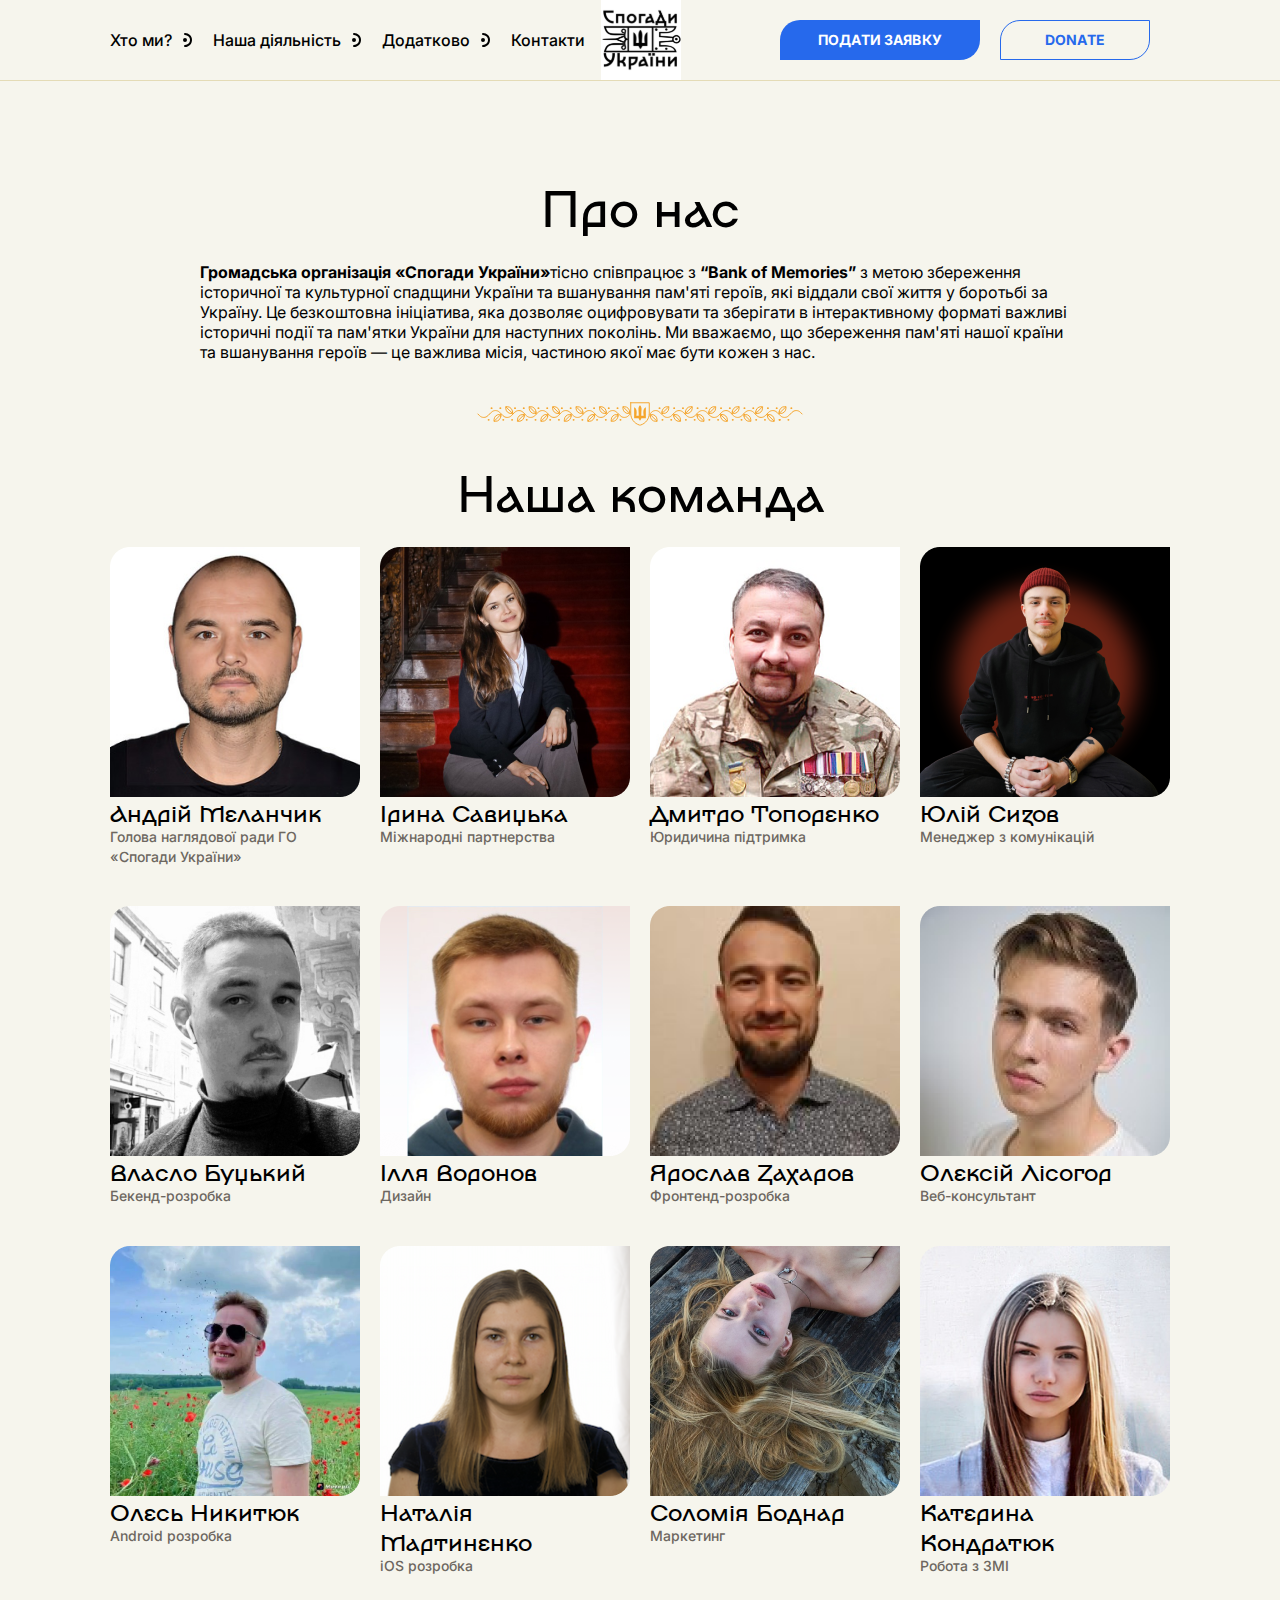
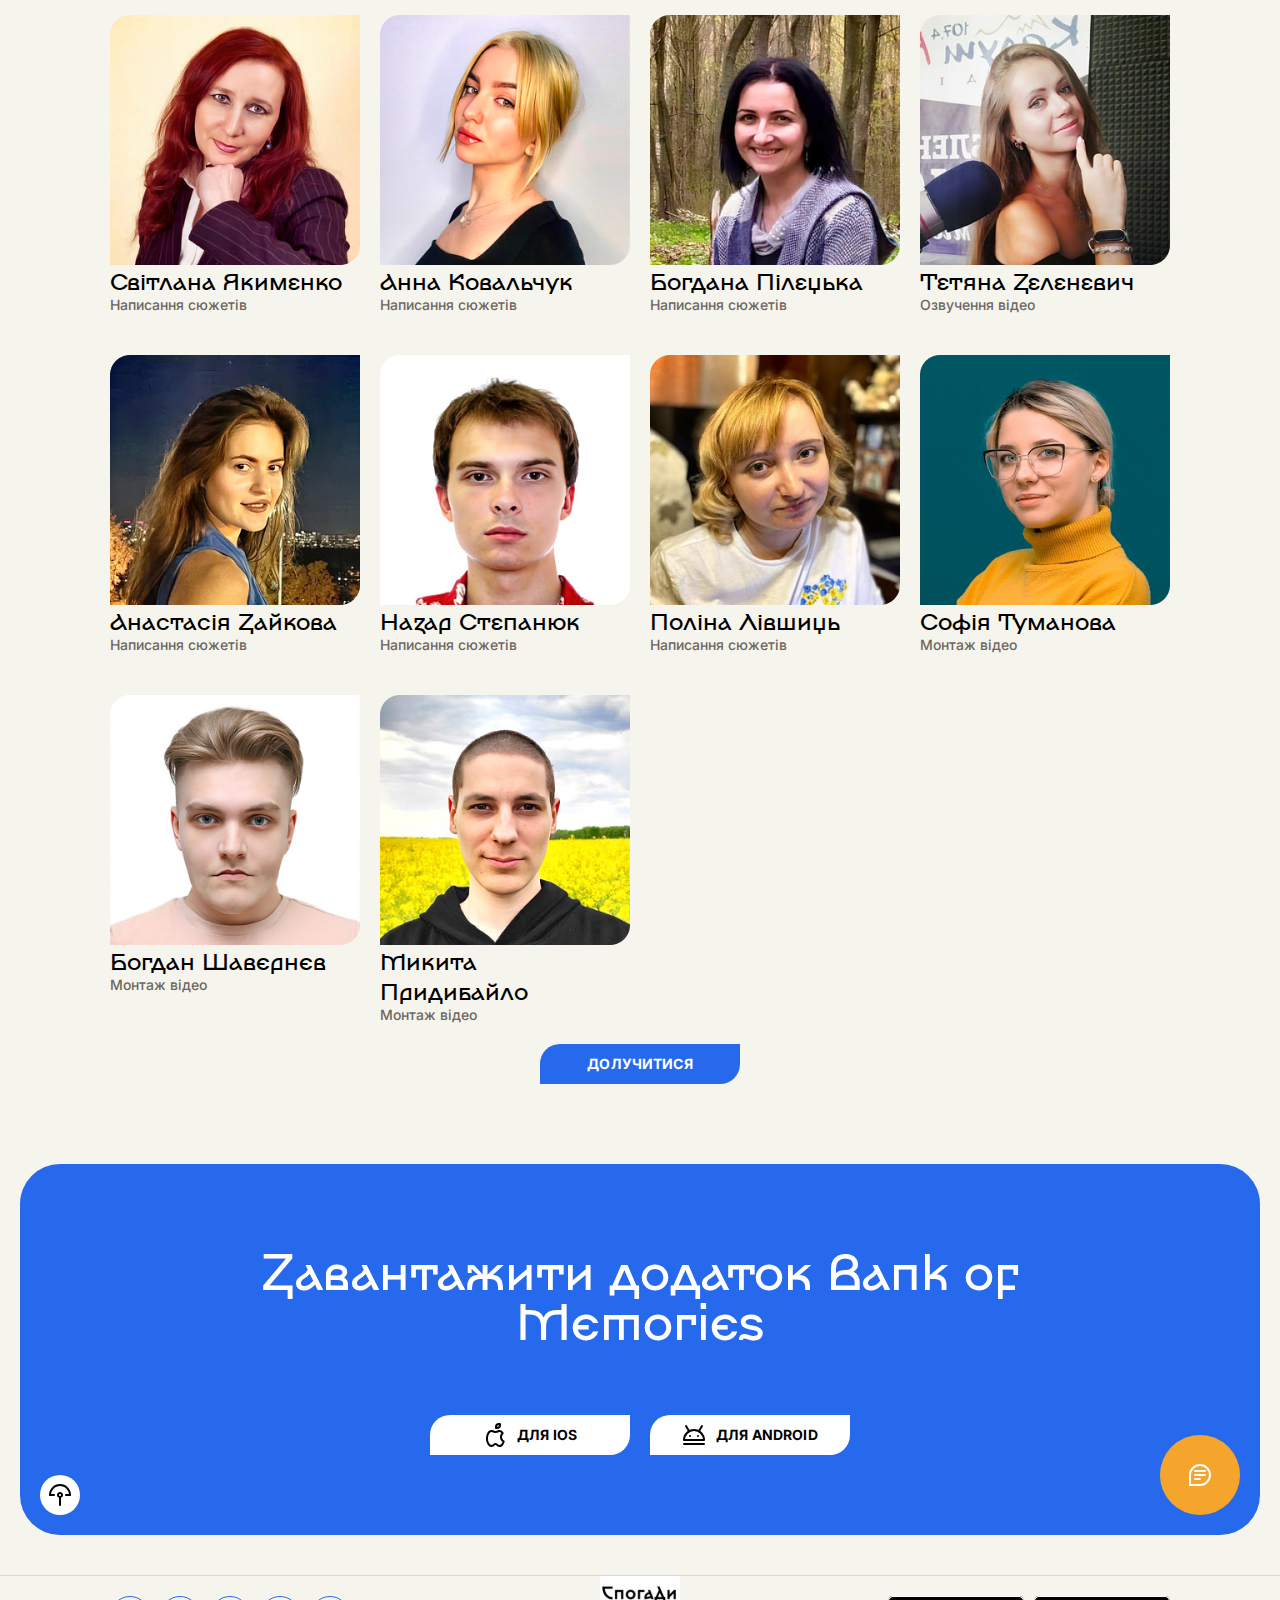
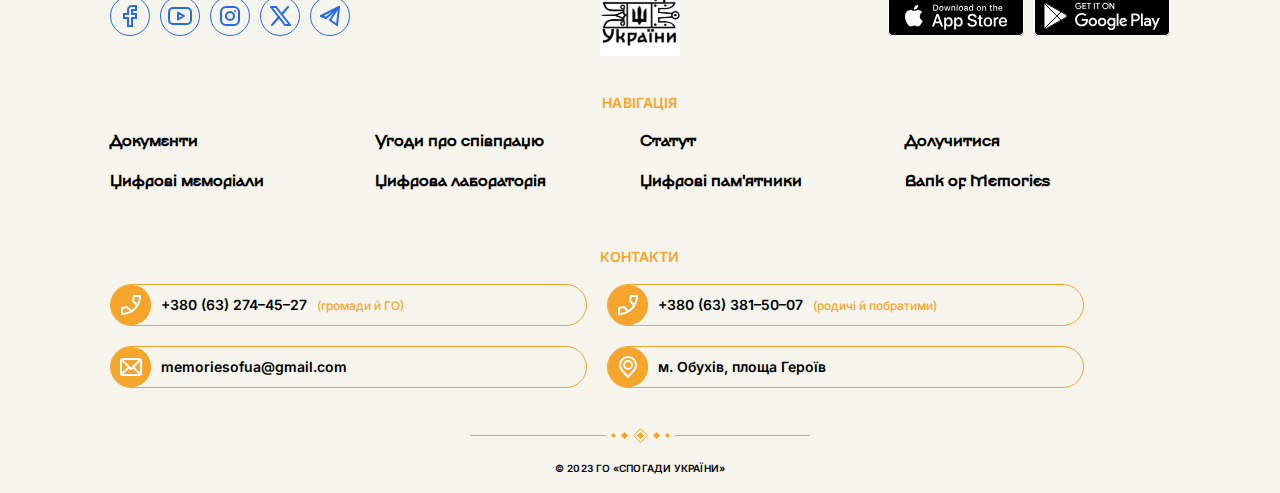
<file: about/index.html>
<!DOCTYPE html><html lang=ru><head><meta charset=utf-8><meta http-equiv=X-UA-Compatible content="IE=edge"><meta name=viewport content="width=device-width"><meta name=description content="home description"><meta property=og:type content=website><meta property=og:locale content=ru_RU><meta property=og:title content="page home"><meta property=og:description content="home description"><meta property=og:image content=/image/share/share.jpg><meta property=og:image:type content=image/jpeg><meta name=twitter:card content=summary_large_image><meta name=twitter:title content="page home"><meta name=twitter:description content="home description"><meta name=twitter:image content=/image/share/share.jpg><meta name=msapplication-TileColor content=#2d89ef><meta name=msapplication-TileImage content=/favicon/mstile-144x144.png><meta name=msapplication-config content=/browserconfig.xml><meta name=theme-color content=#ffffff><title>page home</title><link rel=apple-touch-icon href=/favicon/apple-touch-icon.png sizes=180x180><link rel=icon href=/favicon/favicon.ico><link rel=icon href=/favicon/favicon-16x16.png sizes=16x16><link rel=icon href=/favicon/favicon-32x32.png sizes=32x32><link rel=icon href=/favicon/android-chrome-192x192.png sizes=192x192><link rel=manifest href=/site.webmanifest><link rel=mask-icon href=/favicon/safari-pinned-tab.svg color=#69b0c4><script defer=defer src="/vendors.js?v=e50df027c8deab5dfbef"></script><script defer=defer src="/main.js?v=334b59f8547ebe107873"></script><link href="/vendors.css?v=16d23299bd576c919a95" rel=stylesheet><link href="/main.css?v=1990c003e4d8f2f2f926" rel=stylesheet></head><body><header class=header><div class=container><div class="header-button for-devices"><svg width=40 height=40 viewBox="0 0 40 40" fill=none xmlns=http://www.w3.org/2000/svg><rect width=40 height=40 rx=20 fill=white /><rect x=10 y=14 width=20 height=4 stroke=black stroke-width=2 stroke-linecap=round stroke-linejoin=round /><rect x=10 y=22 width=20 height=4 stroke=black stroke-width=2 stroke-linecap=round stroke-linejoin=round /></svg> <svg width=40 height=40 viewBox="0 0 40 40" fill=none xmlns=http://www.w3.org/2000/svg><rect width=40 height=40 rx=20 fill=white /><path d="M17 20L11 14" stroke=black stroke-width=2 stroke-linecap=round stroke-linejoin=round /><path d="M20 17L14 11" stroke=black stroke-width=2 stroke-linecap=round stroke-linejoin=round /><path d="M29 26L23 20" stroke=black stroke-width=2 stroke-linecap=round stroke-linejoin=round /><path d="M26 29L20 23" stroke=black stroke-width=2 stroke-linecap=round stroke-linejoin=round /><path d="M23 20L29 14" stroke=black stroke-width=2 stroke-linecap=round stroke-linejoin=round /><path d="M20 17L26 11" stroke=black stroke-width=2 stroke-linecap=round stroke-linejoin=round /><path d="M11 26L17 20" stroke=black stroke-width=2 stroke-linecap=round stroke-linejoin=round /><path d="M14 29L20 23" stroke=black stroke-width=2 stroke-linecap=round stroke-linejoin=round /><path d="M29 14L26 11" stroke=black stroke-width=2 stroke-linecap=round stroke-linejoin=round /><path d="M14 29L11 26" stroke=black stroke-width=2 stroke-linecap=round stroke-linejoin=round /><path d="M11 14L14 11" stroke=black stroke-width=2 stroke-linecap=round stroke-linejoin=round /><path d="M26 29L29 26" stroke=black stroke-width=2 stroke-linecap=round stroke-linejoin=round /></svg></div><div class=header-left><div class="header-title for-devices">Навігація</div><ul><li><a href=#>Хто ми?<svg width=16 height=16 viewBox="0 0 16 16" fill=none xmlns=http://www.w3.org/2000/svg><path d="M8 2C8.78793 2 9.56815 2.15519 10.2961 2.45672C11.0241 2.75825 11.6855 3.20021 12.2426 3.75736C12.7998 4.31451 13.2417 4.97595 13.5433 5.7039C13.8448 6.43185 14 7.21207 14 8C14 8.78793 13.8448 9.56815 13.5433 10.2961C13.2417 11.0241 12.7998 11.6855 12.2426 12.2426C11.6855 12.7998 11.0241 13.2418 10.2961 13.5433C9.56814 13.8448 8.78793 14 8 14" stroke=black stroke-width=2 stroke-linecap=round stroke-linejoin=round /><circle cx=8 cy=8 r=1 stroke=black stroke-width=2 stroke-linecap=round stroke-linejoin=round /></svg></a></li><li><a href=#>Наша діяльність<svg width=16 height=16 viewBox="0 0 16 16" fill=none xmlns=http://www.w3.org/2000/svg><path d="M8 2C8.78793 2 9.56815 2.15519 10.2961 2.45672C11.0241 2.75825 11.6855 3.20021 12.2426 3.75736C12.7998 4.31451 13.2417 4.97595 13.5433 5.7039C13.8448 6.43185 14 7.21207 14 8C14 8.78793 13.8448 9.56815 13.5433 10.2961C13.2417 11.0241 12.7998 11.6855 12.2426 12.2426C11.6855 12.7998 11.0241 13.2418 10.2961 13.5433C9.56814 13.8448 8.78793 14 8 14" stroke=black stroke-width=2 stroke-linecap=round stroke-linejoin=round /><circle cx=8 cy=8 r=1 stroke=black stroke-width=2 stroke-linecap=round stroke-linejoin=round /></svg></a></li><li><a href=#>Додатково<svg width=16 height=16 viewBox="0 0 16 16" fill=none xmlns=http://www.w3.org/2000/svg><path d="M8 2C8.78793 2 9.56815 2.15519 10.2961 2.45672C11.0241 2.75825 11.6855 3.20021 12.2426 3.75736C12.7998 4.31451 13.2417 4.97595 13.5433 5.7039C13.8448 6.43185 14 7.21207 14 8C14 8.78793 13.8448 9.56815 13.5433 10.2961C13.2417 11.0241 12.7998 11.6855 12.2426 12.2426C11.6855 12.7998 11.0241 13.2418 10.2961 13.5433C9.56814 13.8448 8.78793 14 8 14" stroke=black stroke-width=2 stroke-linecap=round stroke-linejoin=round /><circle cx=8 cy=8 r=1 stroke=black stroke-width=2 stroke-linecap=round stroke-linejoin=round /></svg></a></li><li><a href=#>Контакти</a></li></ul><div class="block-center for-devices mt-20"><a class="button button--transparent" href="">Підтримати</a></div><div class="buttons for-devices"><a href=# target=_blank><img src=../assets/images/app.svg alt=img></a><a href=# target=_blank><img src=../assets/images/google.svg alt=img></a></div></div><a class="header-logo for-desktop" href=/ ><img src=/assets/images/logo.svg alt=img></a><div class=header-right><a class="button button--color for-devices" href=https://docs.google.com/forms/u/4/d/18JBNDChLSo7bysSi6-EnJebhrCPX-0WheBzAbS58Dz0/edit target=_blank>заявка</a><a class="button button--color for-desktop" href=https://docs.google.com/forms/u/4/d/18JBNDChLSo7bysSi6-EnJebhrCPX-0WheBzAbS58Dz0/edit target=_blank>Подати заявку</a><a class="button button--transparent for-desktop" href="">Donate</a><div id=google_translate_element></div></div></div></header><div class="header-left for-devices"><div class="header-title for-devices">Навігація</div><ul><li><a href=#>Хто ми?<svg width=16 height=16 viewBox="0 0 16 16" fill=none xmlns=http://www.w3.org/2000/svg><path d="M8 2C8.78793 2 9.56815 2.15519 10.2961 2.45672C11.0241 2.75825 11.6855 3.20021 12.2426 3.75736C12.7998 4.31451 13.2417 4.97595 13.5433 5.7039C13.8448 6.43185 14 7.21207 14 8C14 8.78793 13.8448 9.56815 13.5433 10.2961C13.2417 11.0241 12.7998 11.6855 12.2426 12.2426C11.6855 12.7998 11.0241 13.2418 10.2961 13.5433C9.56814 13.8448 8.78793 14 8 14" stroke=black stroke-width=2 stroke-linecap=round stroke-linejoin=round /><circle cx=8 cy=8 r=1 stroke=black stroke-width=2 stroke-linecap=round stroke-linejoin=round /></svg></a></li><li><a href=#>Наша діяльність<svg width=16 height=16 viewBox="0 0 16 16" fill=none xmlns=http://www.w3.org/2000/svg><path d="M8 2C8.78793 2 9.56815 2.15519 10.2961 2.45672C11.0241 2.75825 11.6855 3.20021 12.2426 3.75736C12.7998 4.31451 13.2417 4.97595 13.5433 5.7039C13.8448 6.43185 14 7.21207 14 8C14 8.78793 13.8448 9.56815 13.5433 10.2961C13.2417 11.0241 12.7998 11.6855 12.2426 12.2426C11.6855 12.7998 11.0241 13.2418 10.2961 13.5433C9.56814 13.8448 8.78793 14 8 14" stroke=black stroke-width=2 stroke-linecap=round stroke-linejoin=round /><circle cx=8 cy=8 r=1 stroke=black stroke-width=2 stroke-linecap=round stroke-linejoin=round /></svg></a></li><li><a href=#>Додатково<svg width=16 height=16 viewBox="0 0 16 16" fill=none xmlns=http://www.w3.org/2000/svg><path d="M8 2C8.78793 2 9.56815 2.15519 10.2961 2.45672C11.0241 2.75825 11.6855 3.20021 12.2426 3.75736C12.7998 4.31451 13.2417 4.97595 13.5433 5.7039C13.8448 6.43185 14 7.21207 14 8C14 8.78793 13.8448 9.56815 13.5433 10.2961C13.2417 11.0241 12.7998 11.6855 12.2426 12.2426C11.6855 12.7998 11.0241 13.2418 10.2961 13.5433C9.56814 13.8448 8.78793 14 8 14" stroke=black stroke-width=2 stroke-linecap=round stroke-linejoin=round /><circle cx=8 cy=8 r=1 stroke=black stroke-width=2 stroke-linecap=round stroke-linejoin=round /></svg></a></li><li><a href=#>Контакти</a></li></ul><div class="block-center for-devices mt-20"><a class="button button--transparent" href="">Підтримати</a></div><div class="buttons for-devices"><a href=# target=_blank><img src=../assets/images/app.svg alt=img></a><a href=# target=_blank><img src=../assets/images/google.svg alt=img></a></div></div><div class="page mt-80"><section class="section pt-80"><div class=text-container><div class="title-lg text-center mb-40">Про нас</div><p><b>Громадська організація «Спогади України»</b>тісно співпрацює з <b>“Bank of Memories”</b> з метою збереження історичної та культурної спадщини України та вшанування пам'яті героїв, які віддали свої життя у боротьбі за Україну. Це безкоштовна ініціатива, яка дозволяє оцифровувати та зберігати в інтерактивному форматі важливі історичні події та пам'ятки України для наступних поколінь. Ми вважаємо, що збереження пам'яті нашої країни та вшанування героїв — це важлива місія, частиною якої має бути кожен з нас.</p></div><div class=divider><svg width=340 height=24 viewBox="0 0 340 24" fill=none xmlns=http://www.w3.org/2000/svg><path d="M160.5 0.5H179.5L179.5 11.3276C179.5 16.8477 175.879 21.7142 170.592 23.3004L170 23.478L169.408 23.3004C164.121 21.7142 160.5 16.8477 160.5 11.3276L160.5 0.5Z" stroke=#F5A52C stroke-linecap=round stroke-linejoin=round /><path d="M171.475 16.4173C171.148 17.3594 170.656 18.2203 170 19C169.344 18.2203 168.852 17.3594 168.525 16.4173H164V5.03046C165.727 5.81015 166.59 7.54822 166.59 10.2447C166.59 11.0893 166.481 12.3076 166.262 13.8995H168.705L168.623 10.7645C168.612 10.1256 168.563 9.26464 168.475 8.18173L168.41 6.86599C168.41 5.42572 168.94 4.13706 170 3C171.06 4.13706 171.59 5.42572 171.59 6.86599L171.525 8.18173C171.437 9.26464 171.388 10.1256 171.377 10.7645L171.295 13.8995H173.738C173.519 12.3076 173.41 11.0893 173.41 10.2447C173.41 7.54822 174.273 5.81015 176 5.03046V16.4173H171.475Z" fill=#F5A52C /><path d="M148 12L146.243 10.2426C143.899 7.8995 140.101 7.8995 137.757 10.2426L136 12" stroke=#F5A52C stroke-linecap=round stroke-linejoin=round /><path d="M124 12L122.243 10.2426C119.899 7.8995 116.101 7.8995 113.757 10.2426L112 12" stroke=#F5A52C stroke-linecap=round stroke-linejoin=round /><path d="M100 12L98.2426 10.2426C95.8995 7.8995 92.1005 7.8995 89.7574 10.2426L88 12" stroke=#F5A52C stroke-linecap=round stroke-linejoin=round /><path d="M76 12L74.2426 10.2426C71.8995 7.8995 68.1005 7.8995 65.7574 10.2426L64 12" stroke=#F5A52C stroke-linecap=round stroke-linejoin=round /><path d="M52 12L50.2426 10.2426C47.8995 7.8995 44.1005 7.8995 41.7574 10.2426L40 12" stroke=#F5A52C stroke-linecap=round stroke-linejoin=round /><path d="M28 12L26.2426 10.2426C23.8995 7.8995 20.1005 7.8995 17.7574 10.2426L16 12" stroke=#F5A52C stroke-linecap=round stroke-linejoin=round /><path d="M112 12L110.243 13.7574C107.899 16.1005 104.101 16.1005 101.757 13.7574L100 12" stroke=#F5A52C stroke-linecap=round stroke-linejoin=round /><path d="M136 12L134.243 13.7574C131.899 16.1005 128.101 16.1005 125.757 13.7574L124 12" stroke=#F5A52C stroke-linecap=round stroke-linejoin=round /><path d="M160 12L158.243 13.7574C155.899 16.1005 152.101 16.1005 149.757 13.7574L148 12" stroke=#F5A52C stroke-linecap=round stroke-linejoin=round /><path d="M88 12L86.2426 13.7574C83.8995 16.1005 80.1005 16.1005 77.7574 13.7574L76 12" stroke=#F5A52C stroke-linecap=round stroke-linejoin=round /><path d="M40 12L38.2426 13.7574C35.8995 16.1005 32.1005 16.1005 29.7574 13.7574L28 12" stroke=#F5A52C stroke-linecap=round stroke-linejoin=round /><path d="M64 12L62.2426 13.7574C59.8995 16.1005 56.1005 16.1005 53.7574 13.7574L52 12" stroke=#F5A52C stroke-linecap=round stroke-linejoin=round /><path d="M16 12L14.2426 13.7574C11.8995 16.1005 8.1005 16.1005 5.75736 13.7574L4 12" stroke=#F5A52C stroke-linecap=round stroke-linejoin=round /><path d="M27.5 14C27.5 17.0376 25.0376 19.5 22 19.5H20.5V18C20.5 14.9624 22.9624 12.5 26 12.5H27.5V14Z" stroke=#F5A52C stroke-linecap=round stroke-linejoin=round /><path d="M27 13L21 19" stroke=#F5A52C stroke-linecap=round stroke-linejoin=round /><circle cx=1 cy=1 r=1 transform="matrix(-1 0 0 1 31 17)" fill=#F5A52C /><circle cx=1 cy=1 r=1 transform="matrix(-1 0 0 1 16 17)" fill=#F5A52C /><path d="M51.5 14C51.5 17.0376 49.0376 19.5 46 19.5H44.5V18C44.5 14.9624 46.9624 12.5 50 12.5H51.5V14Z" stroke=#F5A52C stroke-linecap=round stroke-linejoin=round /><path d="M51 13L45 19" stroke=#F5A52C stroke-linecap=round stroke-linejoin=round /><circle cx=1 cy=1 r=1 transform="matrix(-1 0 0 1 55 17)" fill=#F5A52C /><circle cx=1 cy=1 r=1 transform="matrix(-1 0 0 1 40 17)" fill=#F5A52C /><path d="M75.5 14C75.5 17.0376 73.0376 19.5 70 19.5H68.5V18C68.5 14.9624 70.9624 12.5 74 12.5H75.5V14Z" stroke=#F5A52C stroke-linecap=round stroke-linejoin=round /><path d="M75 13L69 19" stroke=#F5A52C stroke-linecap=round stroke-linejoin=round /><circle cx=1 cy=1 r=1 transform="matrix(-1 0 0 1 79 17)" fill=#F5A52C /><circle cx=1 cy=1 r=1 transform="matrix(-1 0 0 1 64 17)" fill=#F5A52C /><path d="M99.5 14C99.5 17.0376 97.0376 19.5 94 19.5H92.5V18C92.5 14.9624 94.9624 12.5 98 12.5H99.5V14Z" stroke=#F5A52C stroke-linecap=round stroke-linejoin=round /><path d="M99 13L93 19" stroke=#F5A52C stroke-linecap=round stroke-linejoin=round /><circle cx=1 cy=1 r=1 transform="matrix(-1 0 0 1 103 17)" fill=#F5A52C /><circle cx=1 cy=1 r=1 transform="matrix(-1 0 0 1 88 17)" fill=#F5A52C /><path d="M123.5 14C123.5 17.0376 121.038 19.5 118 19.5H116.5V18C116.5 14.9624 118.962 12.5 122 12.5H123.5V14Z" stroke=#F5A52C stroke-linecap=round stroke-linejoin=round /><path d="M123 13L117 19" stroke=#F5A52C stroke-linecap=round stroke-linejoin=round /><circle cx=1 cy=1 r=1 transform="matrix(-1 0 0 1 127 17)" fill=#F5A52C /><circle cx=1 cy=1 r=1 transform="matrix(-1 0 0 1 112 17)" fill=#F5A52C /><path d="M147.5 14C147.5 17.0376 145.038 19.5 142 19.5H140.5V18C140.5 14.9624 142.962 12.5 146 12.5H147.5V14Z" stroke=#F5A52C stroke-linecap=round stroke-linejoin=round /><path d="M147 13L141 19" stroke=#F5A52C stroke-linecap=round stroke-linejoin=round /><circle cx=1 cy=1 r=1 transform="matrix(-1 0 0 1 151 17)" fill=#F5A52C /><circle cx=1 cy=1 r=1 transform="matrix(-1 0 0 1 136 17)" fill=#F5A52C /><path d="M135.5 10C135.5 6.96243 133.038 4.5 130 4.5H128.5V6C128.5 9.03757 130.962 11.5 134 11.5H135.5V10Z" stroke=#F5A52C stroke-linecap=round stroke-linejoin=round /><path d="M135 11L129 5" stroke=#F5A52C stroke-linecap=round stroke-linejoin=round /><circle cx=138 cy=6 r=1 transform="rotate(180 138 6)" fill=#F5A52C /><circle cx=123 cy=6 r=1 transform="rotate(180 123 6)" fill=#F5A52C /><path d="M159.5 10C159.5 6.96243 157.038 4.5 154 4.5H152.5V6C152.5 9.03757 154.962 11.5 158 11.5H159.5V10Z" stroke=#F5A52C stroke-linecap=round stroke-linejoin=round /><path d="M159 11L153 5" stroke=#F5A52C stroke-linecap=round stroke-linejoin=round /><circle cx=147 cy=6 r=1 transform="rotate(180 147 6)" fill=#F5A52C /><path d="M111.5 10C111.5 6.96243 109.038 4.5 106 4.5H104.5V6C104.5 9.03757 106.962 11.5 110 11.5H111.5V10Z" stroke=#F5A52C stroke-linecap=round stroke-linejoin=round /><path d="M111 11L105 5" stroke=#F5A52C stroke-linecap=round stroke-linejoin=round /><circle cx=114 cy=6 r=1 transform="rotate(180 114 6)" fill=#F5A52C /><circle cx=99 cy=6 r=1 transform="rotate(180 99 6)" fill=#F5A52C /><path d="M87.5 10C87.5 6.96243 85.0376 4.5 82 4.5H80.5V6C80.5 9.03757 82.9624 11.5 86 11.5H87.5V10Z" stroke=#F5A52C stroke-linecap=round stroke-linejoin=round /><path d="M87 11L81 5" stroke=#F5A52C stroke-linecap=round stroke-linejoin=round /><circle cx=90 cy=6 r=1 transform="rotate(180 90 6)" fill=#F5A52C /><circle cx=75 cy=6 r=1 transform="rotate(180 75 6)" fill=#F5A52C /><path d="M63.5 10C63.5 6.96243 61.0376 4.5 58 4.5H56.5V6C56.5 9.03757 58.9624 11.5 62 11.5H63.5V10Z" stroke=#F5A52C stroke-linecap=round stroke-linejoin=round /><path d="M63 11L57 5" stroke=#F5A52C stroke-linecap=round stroke-linejoin=round /><circle cx=66 cy=6 r=1 transform="rotate(180 66 6)" fill=#F5A52C /><circle cx=51 cy=6 r=1 transform="rotate(180 51 6)" fill=#F5A52C /><path d="M39.5 10C39.5 6.96243 37.0376 4.5 34 4.5H32.5V6C32.5 9.03757 34.9624 11.5 38 11.5H39.5V10Z" stroke=#F5A52C stroke-linecap=round stroke-linejoin=round /><path d="M39 11L33 5" stroke=#F5A52C stroke-linecap=round stroke-linejoin=round /><circle cx=42 cy=6 r=1 transform="rotate(180 42 6)" fill=#F5A52C /><circle cx=27 cy=6 r=1 transform="rotate(180 27 6)" fill=#F5A52C /><circle cx=18 cy=6 r=1 transform="rotate(180 18 6)" fill=#F5A52C /><path d="M192 12L193.757 13.7574C196.101 16.1005 199.899 16.1005 202.243 13.7574L204 12" stroke=#F5A52C stroke-linecap=round stroke-linejoin=round /><path d="M216 12L217.757 13.7574C220.101 16.1005 223.899 16.1005 226.243 13.7574L228 12" stroke=#F5A52C stroke-linecap=round stroke-linejoin=round /><path d="M240 12L241.757 13.7574C244.101 16.1005 247.899 16.1005 250.243 13.7574L252 12" stroke=#F5A52C stroke-linecap=round stroke-linejoin=round /><path d="M264 12L265.757 13.7574C268.101 16.1005 271.899 16.1005 274.243 13.7574L276 12" stroke=#F5A52C stroke-linecap=round stroke-linejoin=round /><path d="M288 12L289.757 13.7574C292.101 16.1005 295.899 16.1005 298.243 13.7574L300 12" stroke=#F5A52C stroke-linecap=round stroke-linejoin=round /><path d="M312 12L313.757 13.7574C316.101 16.1005 319.899 16.1005 322.243 13.7574L324 12" stroke=#F5A52C stroke-linecap=round stroke-linejoin=round /><path d="M228 12L229.757 10.2426C232.101 7.8995 235.899 7.8995 238.243 10.2426L240 12" stroke=#F5A52C stroke-linecap=round stroke-linejoin=round /><path d="M204 12L205.757 10.2426C208.101 7.8995 211.899 7.8995 214.243 10.2426L216 12" stroke=#F5A52C stroke-linecap=round stroke-linejoin=round /><path d="M180 12L181.757 10.2426C184.101 7.8995 187.899 7.8995 190.243 10.2426L192 12" stroke=#F5A52C stroke-linecap=round stroke-linejoin=round /><path d="M252 12L253.757 10.2426C256.101 7.8995 259.899 7.8995 262.243 10.2426L264 12" stroke=#F5A52C stroke-linecap=round stroke-linejoin=round /><path d="M300 12L301.757 10.2426C304.101 7.8995 307.899 7.8995 310.243 10.2426L312 12" stroke=#F5A52C stroke-linecap=round stroke-linejoin=round /><path d="M276 12L277.757 10.2426C280.101 7.8995 283.899 7.8995 286.243 10.2426L288 12" stroke=#F5A52C stroke-linecap=round stroke-linejoin=round /><path d="M324 12L325.757 10.2426C328.101 7.8995 331.899 7.8995 334.243 10.2426L336 12" stroke=#F5A52C stroke-linecap=round stroke-linejoin=round /><path d="M312.5 10C312.5 6.96243 314.962 4.5 318 4.5H319.5V6C319.5 9.03757 317.038 11.5 314 11.5H312.5V10Z" stroke=#F5A52C stroke-linecap=round stroke-linejoin=round /><path d="M313 11L319 5" stroke=#F5A52C stroke-linecap=round stroke-linejoin=round /><circle cx=1 cy=1 r=1 transform="matrix(1 0 0 -1 309 7)" fill=#F5A52C /><circle cx=1 cy=1 r=1 transform="matrix(1 0 0 -1 324 7)" fill=#F5A52C /><path d="M288.5 10C288.5 6.96243 290.962 4.5 294 4.5H295.5V6C295.5 9.03757 293.038 11.5 290 11.5H288.5V10Z" stroke=#F5A52C stroke-linecap=round stroke-linejoin=round /><path d="M289 11L295 5" stroke=#F5A52C stroke-linecap=round stroke-linejoin=round /><circle cx=1 cy=1 r=1 transform="matrix(1 0 0 -1 285 7)" fill=#F5A52C /><circle cx=1 cy=1 r=1 transform="matrix(1 0 0 -1 300 7)" fill=#F5A52C /><path d="M264.5 10C264.5 6.96243 266.962 4.5 270 4.5H271.5V6C271.5 9.03757 269.038 11.5 266 11.5H264.5V10Z" stroke=#F5A52C stroke-linecap=round stroke-linejoin=round /><path d="M265 11L271 5" stroke=#F5A52C stroke-linecap=round stroke-linejoin=round /><circle cx=1 cy=1 r=1 transform="matrix(1 0 0 -1 261 7)" fill=#F5A52C /><circle cx=1 cy=1 r=1 transform="matrix(1 0 0 -1 276 7)" fill=#F5A52C /><path d="M240.5 10C240.5 6.96243 242.962 4.5 246 4.5H247.5V6C247.5 9.03757 245.038 11.5 242 11.5H240.5V10Z" stroke=#F5A52C stroke-linecap=round stroke-linejoin=round /><path d="M241 11L247 5" stroke=#F5A52C stroke-linecap=round stroke-linejoin=round /><circle cx=1 cy=1 r=1 transform="matrix(1 0 0 -1 237 7)" fill=#F5A52C /><circle cx=1 cy=1 r=1 transform="matrix(1 0 0 -1 252 7)" fill=#F5A52C /><path d="M216.5 10C216.5 6.96243 218.962 4.5 222 4.5H223.5V6C223.5 9.03757 221.038 11.5 218 11.5H216.5V10Z" stroke=#F5A52C stroke-linecap=round stroke-linejoin=round /><path d="M217 11L223 5" stroke=#F5A52C stroke-linecap=round stroke-linejoin=round /><circle cx=1 cy=1 r=1 transform="matrix(1 0 0 -1 213 7)" fill=#F5A52C /><circle cx=1 cy=1 r=1 transform="matrix(1 0 0 -1 228 7)" fill=#F5A52C /><path d="M192.5 10C192.5 6.96243 194.962 4.5 198 4.5H199.5V6C199.5 9.03757 197.038 11.5 194 11.5H192.5V10Z" stroke=#F5A52C stroke-linecap=round stroke-linejoin=round /><path d="M193 11L199 5" stroke=#F5A52C stroke-linecap=round stroke-linejoin=round /><circle cx=1 cy=1 r=1 transform="matrix(1 0 0 -1 189 7)" fill=#F5A52C /><circle cx=1 cy=1 r=1 transform="matrix(1 0 0 -1 204 7)" fill=#F5A52C /><path d="M204.5 14C204.5 17.0376 206.962 19.5 210 19.5H211.5V18C211.5 14.9624 209.038 12.5 206 12.5H204.5V14Z" stroke=#F5A52C stroke-linecap=round stroke-linejoin=round /><path d="M205 13L211 19" stroke=#F5A52C stroke-linecap=round stroke-linejoin=round /><circle cx=202 cy=18 r=1 fill=#F5A52C /><circle cx=217 cy=18 r=1 fill=#F5A52C /><path d="M180.5 14C180.5 17.0376 182.962 19.5 186 19.5H187.5V18C187.5 14.9624 185.038 12.5 182 12.5H180.5V14Z" stroke=#F5A52C stroke-linecap=round stroke-linejoin=round /><path d="M181 13L187 19" stroke=#F5A52C stroke-linecap=round stroke-linejoin=round /><circle cx=193 cy=18 r=1 fill=#F5A52C /><path d="M228.5 14C228.5 17.0376 230.962 19.5 234 19.5H235.5V18C235.5 14.9624 233.038 12.5 230 12.5H228.5V14Z" stroke=#F5A52C stroke-linecap=round stroke-linejoin=round /><path d="M229 13L235 19" stroke=#F5A52C stroke-linecap=round stroke-linejoin=round /><circle cx=226 cy=18 r=1 fill=#F5A52C /><circle cx=241 cy=18 r=1 fill=#F5A52C /><path d="M252.5 14C252.5 17.0376 254.962 19.5 258 19.5H259.5V18C259.5 14.9624 257.038 12.5 254 12.5H252.5V14Z" stroke=#F5A52C stroke-linecap=round stroke-linejoin=round /><path d="M253 13L259 19" stroke=#F5A52C stroke-linecap=round stroke-linejoin=round /><circle cx=250 cy=18 r=1 fill=#F5A52C /><circle cx=265 cy=18 r=1 fill=#F5A52C /><path d="M276.5 14C276.5 17.0376 278.962 19.5 282 19.5H283.5V18C283.5 14.9624 281.038 12.5 278 12.5H276.5V14Z" stroke=#F5A52C stroke-linecap=round stroke-linejoin=round /><path d="M277 13L283 19" stroke=#F5A52C stroke-linecap=round stroke-linejoin=round /><circle cx=274 cy=18 r=1 fill=#F5A52C /><circle cx=289 cy=18 r=1 fill=#F5A52C /><path d="M300.5 14C300.5 17.0376 302.962 19.5 306 19.5H307.5V18C307.5 14.9624 305.038 12.5 302 12.5H300.5V14Z" stroke=#F5A52C stroke-linecap=round stroke-linejoin=round /><path d="M301 13L307 19" stroke=#F5A52C stroke-linecap=round stroke-linejoin=round /><circle cx=298 cy=18 r=1 fill=#F5A52C /><circle cx=313 cy=18 r=1 fill=#F5A52C /><circle cx=313 cy=18 r=1 fill=#F5A52C /><circle cx=322 cy=18 r=1 fill=#F5A52C /></svg></div></section><section><div class=text-container><div class="title-lg text-center mb-40">Наша команда</div></div><div class=container><div class=about-items><div class=about-item><div class=about-item__image><img src=/assets/images/about/1.png alt=img></div><div class=about-item__name>Андрій Меланчик</div><div class=about-item__position>Голова наглядової ради ГО «Спогади України»</div></div><div class=about-item><div class=about-item__image><img src=/assets/images/about/2.png alt=img></div><div class=about-item__name>Ірина Савицька</div><div class=about-item__position>Міжнародні партнерства</div></div><div class=about-item><div class=about-item__image><img src=/assets/images/about/3.png alt=img></div><div class=about-item__name>Дмитро Топоренко</div><div class=about-item__position>Юридичина підтримка</div></div><div class=about-item><div class=about-item__image><img src=/assets/images/about/4.png alt=img></div><div class=about-item__name>Юлій Сизов</div><div class=about-item__position>Менеджер з комунікацій</div></div><div class=about-item><div class=about-item__image><img src=/assets/images/about/5.png alt=img></div><div class=about-item__name>Власло Буцький</div><div class=about-item__position>Бекенд-розробка</div></div><div class=about-item><div class=about-item__image><img src=/assets/images/about/6.png alt=img></div><div class=about-item__name>Ілля Воронов</div><div class=about-item__position>Дизайн</div></div><div class=about-item><div class=about-item__image><img src=/assets/images/about/7.png alt=img></div><div class=about-item__name>Ярослав Захаров</div><div class=about-item__position>Фронтенд-розробка</div></div><div class=about-item><div class=about-item__image><img src=/assets/images/about/8.png alt=img></div><div class=about-item__name>Олексій Лісогор</div><div class=about-item__position>Веб-консультант</div></div><div class=about-item><div class=about-item__image><img src=/assets/images/about/9.png alt=img></div><div class=about-item__name>Олесь Никитюк</div><div class=about-item__position>Android розробка</div></div><div class=about-item><div class=about-item__image><img src=/assets/images/about/10.png alt=img></div><div class=about-item__name>Наталія Мартиненко</div><div class=about-item__position>iOS розробка</div></div><div class=about-item><div class=about-item__image><img src=/assets/images/about/11.png alt=img></div><div class=about-item__name>Соломія Боднар</div><div class=about-item__position>Маркетинг</div></div><div class=about-item><div class=about-item__image><img src=/assets/images/about/12.png alt=img></div><div class=about-item__name>Катерина Кондратюк</div><div class=about-item__position>Робота з ЗМІ</div></div><div class=about-item><div class=about-item__image><img src=/assets/images/about/13.png alt=img></div><div class=about-item__name>Світлана Якименко</div><div class=about-item__position>Написання сюжетів</div></div><div class=about-item><div class=about-item__image><img src=/assets/images/about/14.png alt=img></div><div class=about-item__name>Анна Ковальчук</div><div class=about-item__position>Написання сюжетів</div></div><div class=about-item><div class=about-item__image><img src=/assets/images/about/15.png alt=img></div><div class=about-item__name>Богдана Пілецька</div><div class=about-item__position>Написання сюжетів</div></div><div class=about-item><div class=about-item__image><img src=/assets/images/about/16.png alt=img></div><div class=about-item__name>Тетяна Зеленевич</div><div class=about-item__position>Озвучення відео</div></div><div class=about-item><div class=about-item__image><img src=/assets/images/about/17.png alt=img></div><div class=about-item__name>Анастасія Зайкова</div><div class=about-item__position>Написання сюжетів</div></div><div class=about-item><div class=about-item__image><img src=/assets/images/about/18.png alt=img></div><div class=about-item__name>Назар Степанюк</div><div class=about-item__position>Написання сюжетів</div></div><div class=about-item><div class=about-item__image><img src=/assets/images/about/19.png alt=img></div><div class=about-item__name>Поліна Лівшиць</div><div class=about-item__position>Написання сюжетів</div></div><div class=about-item><div class=about-item__image><img src=/assets/images/about/20.png alt=img></div><div class=about-item__name>Софія Туманова</div><div class=about-item__position>Монтаж відео</div></div><div class=about-item><div class=about-item__image><img src=/assets/images/about/21.png alt=img></div><div class=about-item__name>Богдан Шавєрнєв</div><div class=about-item__position>Монтаж відео</div></div><div class=about-item><div class=about-item__image><img src=/assets/images/about/22.png alt=img></div><div class=about-item__name>Микита Придибайло</div><div class=about-item__position>Монтаж відео</div></div></div></div></section><div class=block-center><a class="button button--color" href=https://docs.google.com/forms/u/4/d/18JBNDChLSo7bysSi6-EnJebhrCPX-0WheBzAbS58Dz0/edit target=_blank>Долучитися</a></div><section class="section section-blue"><div class=text-container><div class="title-lg text-center mb-40 color-white">Завантажити додаток Bank of Memories</div></div><div class=buttons><a class="button button--white" href=#><svg width=24 height=24 viewBox="0 0 24 24" fill=none xmlns=http://www.w3.org/2000/svg><path d="M13.9572 21.6887L14.71 21.0304L13.9572 21.6887ZM20.6479 18.4133L21.6173 18.6587C21.7301 18.213 21.5245 17.7478 21.119 17.5312L20.6479 18.4133ZM19.7065 10.2379L20.3655 10.99C20.7273 10.673 20.8122 10.1433 20.5675 9.72919L19.7065 10.2379ZM15.4318 8.21258L15.0558 7.28596L15.0558 7.28596L15.4318 8.21258ZM15.3712 8.23718L14.995 7.31062L14.995 7.31062L15.3712 8.23718ZM9.6288 8.23717L10.005 7.31062L10.005 7.31062L9.6288 8.23717ZM9.56822 8.21259L9.94421 7.28596L9.94421 7.28596L9.56822 8.21259ZM11.0428 21.6887L11.7955 22.347H11.7955L11.0428 21.6887ZM14.71 21.0304C14.1733 20.4167 13.3812 20 12.5 20V22C12.74 22 13.0031 22.1167 13.2045 22.347L14.71 21.0304ZM16.5 22C15.9236 22 15.3024 21.7078 14.71 21.0304L13.2045 22.347C14.0589 23.3241 15.1892 24 16.5 24V22ZM19.6785 18.1679C19.3668 19.3991 18.8582 20.3902 18.2696 21.0536C17.6831 21.7146 17.0699 22 16.5 22V24C17.7954 24 18.915 23.3396 19.7656 22.381C20.614 21.4248 21.2467 20.1226 21.6173 18.6587L19.6785 18.1679ZM21.119 17.5312C19.8559 16.8567 19 15.5275 19 14H17C17 16.2947 18.2885 18.2869 20.1768 19.2954L21.119 17.5312ZM19 14C19 12.8002 19.527 11.7247 20.3655 10.99L19.0475 9.48573C17.794 10.584 17 12.1999 17 14H19ZM16.5 9C17.2609 9 18.1239 9.52514 18.8456 10.7466L20.5675 9.72919C19.6567 8.1878 18.2495 7 16.5 7V9ZM15.8078 9.13921C16.0376 9.04595 16.268 9 16.5 9V7C15.9959 7 15.5108 7.10134 15.0558 7.28596L15.8078 9.13921ZM15.7474 9.16373C15.7676 9.15552 15.7877 9.14736 15.8078 9.13921L15.0558 7.28596C15.0355 7.29419 15.0152 7.30242 14.995 7.31062L15.7474 9.16373ZM12.5 10C13.7216 10 14.8635 9.52256 15.7474 9.16373L14.995 7.31062C14.0369 7.69962 13.2628 8 12.5 8V10ZM9.25264 9.16373C10.1365 9.52256 11.2784 10 12.5 10V8C11.7372 8 10.9631 7.69962 10.005 7.31062L9.25264 9.16373ZM9.19223 9.13921C9.21231 9.14736 9.23242 9.15552 9.25264 9.16373L10.005 7.31062C9.98476 7.30242 9.96448 7.29419 9.94421 7.28596L9.19223 9.13921ZM8.5 9C8.73199 9 8.96241 9.04595 9.19223 9.13921L9.94421 7.28596C9.48922 7.10134 9.00414 7 8.5 7V9ZM5 15.5C5 13.579 5.46925 11.8883 6.17551 10.7112C6.89372 9.51418 7.74662 9 8.5 9V7C6.7681 7 5.371 8.16475 4.46053 9.6822C3.53811 11.2196 3 13.2789 3 15.5H5ZM8.5 22C7.74662 22 6.89372 21.4858 6.17551 20.2888C5.46925 19.1117 5 17.421 5 15.5H3C3 17.7211 3.53811 19.7804 4.46053 21.3178C5.371 22.8352 6.7681 24 8.5 24V22ZM10.29 21.0304C9.69763 21.7078 9.07637 22 8.5 22V24C9.81082 24 10.9411 23.3241 11.7955 22.347L10.29 21.0304ZM12.5 20C11.6188 20 10.8267 20.4167 10.29 21.0304L11.7955 22.347C11.9969 22.1167 12.26 22 12.5 22V20Z" fill=black /><path d="M13 4C13 2.34315 14.3431 1 16 1H17V2C17 3.65685 15.6569 5 14 5H13V4Z" stroke=black stroke-width=2 stroke-linecap=round stroke-linejoin=round /></svg>Для iOS</a><a class="button button--white" href=#><svg width=24 height=24 viewBox="0 0 24 24" fill=none xmlns=http://www.w3.org/2000/svg><g clip-path=url(#clip0_13_11708)><path d="M2 17C2 14.3478 3.05357 11.8043 4.92893 9.92893C6.8043 8.05357 9.34783 7 12 7C14.6522 7 17.1957 8.05357 19.0711 9.92893C20.9464 11.8043 22 14.3478 22 17L12 17L2 17Z" stroke=black stroke-width=2 stroke-linecap=round stroke-linejoin=round /><path d="M7 8L4 3" stroke=black stroke-width=2 stroke-linecap=round stroke-linejoin=round /><path d="M17 8L20 3" stroke=black stroke-width=2 stroke-linecap=round stroke-linejoin=round /><circle cx=8 cy=13 r=1 fill=black /><circle cx=16 cy=13 r=1 fill=black /><path d="M22 21H2" stroke=black stroke-width=2 stroke-linecap=round stroke-linejoin=round /></g><defs><clipPath id=clip0_13_11708><rect width=24 height=24 fill=white /></clipPath></defs></svg>Для Android</a></div><div class="icon-svg icon-svg-left"><svg width=24 height=24 viewBox="0 0 24 24" fill=none xmlns=http://www.w3.org/2000/svg><path d="M12 14L12 22" stroke=black stroke-width=2 stroke-linecap=round stroke-linejoin=round /><path d="M14 12C14 11.7374 13.9483 11.4773 13.8478 11.2346C13.7472 10.992 13.5999 10.7715 13.4142 10.5858C13.2285 10.4001 13.008 10.2528 12.7654 10.1522C12.5227 10.0517 12.2626 10 12 10C11.7374 10 11.4773 10.0517 11.2346 10.1522C10.992 10.2528 10.7715 10.4001 10.5858 10.5858C10.4001 10.7715 10.2528 10.992 10.1522 11.2346C10.0517 11.4773 10 11.7374 10 12C10 12.2626 10.0517 12.5227 10.1522 12.7654C10.2528 13.008 10.4001 13.2285 10.5858 13.4142C10.7715 13.5999 10.992 13.7472 11.2346 13.8478C11.4773 13.9483 11.7374 14 12 14C12.2626 14 12.5227 13.9483 12.7654 13.8478C13.008 13.7472 13.2285 13.5999 13.4142 13.4142C13.5999 13.2285 13.7472 13.008 13.8478 12.7654C13.9483 12.5227 14 12.2626 14 12L14 12Z" stroke=black stroke-width=2 stroke-linecap=round stroke-linejoin=round /><path d="M22 12C22 10.6868 21.7413 9.38642 21.2388 8.17317C20.7362 6.95991 19.9997 5.85752 19.0711 4.92893C18.1425 4.00035 17.0401 3.26375 15.8268 2.7612C14.6136 2.25866 13.3132 2 12 2C10.6868 2 9.38642 2.25866 8.17317 2.7612C6.95991 3.26375 5.85752 4.00035 4.92893 4.92893C4.00035 5.85752 3.26375 6.95991 2.7612 8.17317C2.25866 9.38642 2 10.6868 2 12" stroke=black stroke-width=2 stroke-linecap=round stroke-linejoin=round /><path d="M2 12H6" stroke=black stroke-width=2 stroke-linecap=round stroke-linejoin=round /><path d="M18 12L22 12" stroke=black stroke-width=2 stroke-linecap=round stroke-linejoin=round /></svg></div><div class="massage massage-block"><svg width=24 height=24 viewBox="0 0 24 24" fill=none xmlns=http://www.w3.org/2000/svg><path d="M2 12C2 6.47715 6.47715 2 12 2V2C17.5228 2 22 6.47715 22 12V12C22 17.5228 17.5228 22 12 22H2V12Z" stroke=white stroke-width=2 stroke-linecap=round stroke-linejoin=round /><path d="M7 8L17 8" stroke=white stroke-width=2 stroke-linecap=round stroke-linejoin=round /><path d="M7 12L17 12" stroke=white stroke-width=2 stroke-linecap=round stroke-linejoin=round /><path d="M7 16L12 16" stroke=white stroke-width=2 stroke-linecap=round stroke-linejoin=round /></svg></div></section></div><footer class=footer><div class=footer-container><div class=footer-top><div class="footer-socials for-desktop"><a href=facebook.com/groups/2427752880725539 target=_blank><svg width=40 height=40 viewBox="0 0 40 40" fill=none xmlns=http://www.w3.org/2000/svg><path d="M0.500977 20C0.500977 9.23045 9.23142 0.5 20.001 0.5C30.7705 0.5 39.501 9.23045 39.501 20C39.501 30.7696 30.7705 39.5 20.001 39.5C9.23142 39.5 0.500977 30.7696 0.500977 20Z" stroke=#2669EC /><path d="M18.001 22L18.001 30" stroke=#2669EC stroke-width=2 stroke-linecap=round stroke-linejoin=round /><path d="M22.001 22L22.001 30" stroke=#2669EC stroke-width=2 stroke-linecap=round stroke-linejoin=round /><path d="M26.001 18L26.001 22" stroke=#2669EC stroke-width=2 stroke-linecap=round stroke-linejoin=round /><path d="M14.001 18L14.001 22" stroke=#2669EC stroke-width=2 stroke-linecap=round stroke-linejoin=round /><path d="M26.001 10L26.001 14" stroke=#2669EC stroke-width=2 stroke-linecap=round stroke-linejoin=round /><path d="M14.001 18L18.001 18" stroke=#2669EC stroke-width=2 stroke-linecap=round stroke-linejoin=round /><path d="M14.001 22L18.001 22" stroke=#2669EC stroke-width=2 stroke-linecap=round stroke-linejoin=round /><path d="M22.001 18L26.001 18" stroke=#2669EC stroke-width=2 stroke-linecap=round stroke-linejoin=round /><path d="M22.001 22L26.001 22" stroke=#2669EC stroke-width=2 stroke-linecap=round stroke-linejoin=round /><path d="M18.001 30L22.001 30" stroke=#2669EC stroke-width=2 stroke-linecap=round stroke-linejoin=round /><path d="M26.001 10H22.001C19.7918 10 18.001 11.7909 18.001 14V18" stroke=#2669EC stroke-width=2 stroke-linecap=round stroke-linejoin=round /><path d="M26.001 14H22.001V18" stroke=#2669EC stroke-width=2 stroke-linecap=round stroke-linejoin=round /></svg></a><a href="https://youtube.com/@memories_of_ukraine?si=UX4DQSj7ezkdfqid" target=_blank><svg width=40 height=40 viewBox="0 0 40 40" fill=none xmlns=http://www.w3.org/2000/svg><rect x=0.500977 y=0.5 width=39 height=39 rx=19.5 stroke=#2669EC /><g clip-path=url(#clip0_7_4100)><rect x=9.00098 y=12 width=22 height=16 rx=4 stroke=#2669EC stroke-width=2 stroke-linejoin=round /><path d="M24.001 20L18.001 23.4641L18.001 16.5359L24.001 20Z" stroke=#2669EC stroke-width=2 stroke-linecap=round stroke-linejoin=round /></g><defs><clipPath id=clip0_7_4100><rect width=24 height=24 fill=white transform="translate(8.00098 8)"/></clipPath></defs></svg></a><a href=instagram.com/memoriesukraine target=_blank><svg width=40 height=40 viewBox="0 0 40 40" fill=none xmlns=http://www.w3.org/2000/svg><rect x=0.500977 y=0.5 width=39 height=39 rx=19.5 stroke=#2669EC /><rect x=11.001 y=11 width=18 height=18 rx=5 stroke=#2669EC stroke-width=2 stroke-linejoin=round /><circle cx=20.001 cy=20 r=4 stroke=#2669EC stroke-width=2 stroke-linejoin=round /><circle cx=25.001 cy=15 r=1 fill=#2669EC /></svg></a><a href=twitter.com/memoriesofua target=_blank><svg width=40 height=40 viewBox="0 0 40 40" fill=none xmlns=http://www.w3.org/2000/svg><rect x=0.500977 y=0.5 width=39 height=39 rx=19.5 stroke=#2669EC /><path d="M19.001 21L12.001 29" stroke=#2669EC stroke-width=2 stroke-linecap=round stroke-linejoin=round /><path d="M28.001 11L22.001 18" stroke=#2669EC stroke-width=2 stroke-linecap=round stroke-linejoin=round /><path d="M16.001 11L30.001 29" stroke=#2669EC stroke-width=2 stroke-linecap=round stroke-linejoin=round /><path d="M11.001 11L25.001 29" stroke=#2669EC stroke-width=2 stroke-linecap=round stroke-linejoin=round /><path d="M25.001 29L30.001 29" stroke=#2669EC stroke-width=2 stroke-linecap=round stroke-linejoin=round /><path d="M11.001 11L16.001 11" stroke=#2669EC stroke-width=2 stroke-linecap=round stroke-linejoin=round /></svg></a><a href=t.me/memoriesofukraine target=_blank><svg width=40 height=40 viewBox="0 0 40 40" fill=none xmlns=http://www.w3.org/2000/svg><rect x=0.500977 y=0.5 width=39 height=39 rx=19.5 stroke=#2669EC /><path d="M11.001 20L29.001 11" stroke=#2669EC stroke-width=2 stroke-linecap=round stroke-linejoin=round /><path d="M11.001 20L16.001 22" stroke=#2669EC stroke-width=2 stroke-linecap=round stroke-linejoin=round /><path d="M16.001 22L29.001 11" stroke=#2669EC stroke-width=2 stroke-linecap=round stroke-linejoin=round /><path d="M20.001 24L28.001 12" stroke=#2669EC stroke-width=2 stroke-linecap=round stroke-linejoin=round /><path d="M27.001 29L29.001 11" stroke=#2669EC stroke-width=2 stroke-linecap=round stroke-linejoin=round /><path d="M27.001 29L20.001 24" stroke=#2669EC stroke-width=2 stroke-linecap=round stroke-linejoin=round /></svg></a></div><a class=footer-logo href=/ ><img src=../assets/images/logo.svg alt=img></a><div class="footer-buttons for-desktop"><a href=# target=_blank><img src=../assets/images/app.svg alt=img></a><a href=# target=_blank><img src=../assets/images/google.svg alt=img></a></div></div><div class=footer-center><div class=footer-title>Навігація</div><ul class=footer-navigations><li><a href=#>Документи</a></li><li><a href=#>Угоди про співпрацю</a></li><li><a href=#>Статут</a></li><li><a href=https://docs.google.com/forms/u/4/d/18JBNDChLSo7bysSi6-EnJebhrCPX-0WheBzAbS58Dz0/edit target=_blank>Долучитися</a></li><li><a href=#>Цифрові меморіали</a></li><li><a href=#>Цифрова лабораторія</a></li><li><a href=#>Цифрові пам'ятники</a></li><li><a href=#>Bank of Memories</a></li></ul></div><div class=footer-bottom><div class=footer-title>Контакти</div><div class=footer-links><a class=footer-link href=tel:+380632744527><svg width=40 height=40 viewBox="0 0 40 40" fill=none xmlns=http://www.w3.org/2000/svg><rect width=40 height=40 rx=20 fill=#F5A52C /><g clip-path=url(#clip0_7_4148)><path d="M29 11C29 13.3638 28.5344 15.7044 27.6298 17.8883C26.7252 20.0722 25.3994 22.0565 23.7279 23.7279C22.0565 25.3994 20.0722 26.7252 17.8883 27.6298C15.7044 28.5344 13.3638 29 11 29" stroke=white stroke-width=2 stroke-linecap=round stroke-linejoin=round /><path d="M11 23L11 29" stroke=white stroke-width=2 stroke-linecap=round stroke-linejoin=round /><path d="M23 11L29 11" stroke=white stroke-width=2 stroke-linecap=round stroke-linejoin=round /><path d="M20 26L16 22" stroke=white stroke-width=2 stroke-linecap=round stroke-linejoin=round /><path d="M26 20L22 16" stroke=white stroke-width=2 stroke-linecap=round stroke-linejoin=round /><path d="M22 16L23 11" stroke=white stroke-width=2 stroke-linecap=round stroke-linejoin=round /><path d="M11 23L16 22" stroke=white stroke-width=2 stroke-linecap=round stroke-linejoin=round /></g><defs><clipPath id=clip0_7_4148><rect width=24 height=24 fill=white transform="translate(8 8)"/></clipPath></defs></svg>+380 (63) 274–45–27 <span>(громади й ГО)</span></a><a class=footer-link href=tel:+380633815007><svg width=40 height=40 viewBox="0 0 40 40" fill=none xmlns=http://www.w3.org/2000/svg><rect width=40 height=40 rx=20 fill=#F5A52C /><g clip-path=url(#clip0_7_4148)><path d="M29 11C29 13.3638 28.5344 15.7044 27.6298 17.8883C26.7252 20.0722 25.3994 22.0565 23.7279 23.7279C22.0565 25.3994 20.0722 26.7252 17.8883 27.6298C15.7044 28.5344 13.3638 29 11 29" stroke=white stroke-width=2 stroke-linecap=round stroke-linejoin=round /><path d="M11 23L11 29" stroke=white stroke-width=2 stroke-linecap=round stroke-linejoin=round /><path d="M23 11L29 11" stroke=white stroke-width=2 stroke-linecap=round stroke-linejoin=round /><path d="M20 26L16 22" stroke=white stroke-width=2 stroke-linecap=round stroke-linejoin=round /><path d="M26 20L22 16" stroke=white stroke-width=2 stroke-linecap=round stroke-linejoin=round /><path d="M22 16L23 11" stroke=white stroke-width=2 stroke-linecap=round stroke-linejoin=round /><path d="M11 23L16 22" stroke=white stroke-width=2 stroke-linecap=round stroke-linejoin=round /></g><defs><clipPath id=clip0_7_4148><rect width=24 height=24 fill=white transform="translate(8 8)"/></clipPath></defs></svg>+380 (63) 381–50–07 <span>(родичі й побратими)</span></a><a class=footer-link href=mail:memoriesofua@gmail.com><svg width=40 height=40 viewBox="0 0 40 40" fill=none xmlns=http://www.w3.org/2000/svg><rect width=40 height=40 rx=20 fill=#F5A52C /><path d="M20 22L29 13" stroke=white stroke-width=2 stroke-linecap=round stroke-linejoin=round /><path d="M11 27L18 20" stroke=white stroke-width=2 stroke-linecap=round stroke-linejoin=round /><path d="M20 22L11 13" stroke=white stroke-width=2 stroke-linecap=round stroke-linejoin=round /><path d="M28 26L22 20" stroke=white stroke-width=2 stroke-linecap=round stroke-linejoin=round /><rect x=10 y=12 width=20 height=16 rx=2 stroke=white stroke-width=2 stroke-linecap=round stroke-linejoin=round /></svg>memoriesofua@gmail.com</a><a class=footer-link href=#><svg width=40 height=40 viewBox="0 0 40 40" fill=none xmlns=http://www.w3.org/2000/svg><rect width=40 height=40 rx=20 fill=#F5A52C /><circle cx=20 cy=18 r=4 stroke=white stroke-width=2 stroke-linecap=round stroke-linejoin=round /><path d="M25.6569 23.6569C26.7757 22.538 27.5376 21.1126 27.8463 19.5607C28.155 18.0089 27.9965 16.4003 27.391 14.9385C26.7855 13.4767 25.7602 12.2273 24.4446 11.3482C23.129 10.4692 21.5823 10 20 10C18.4177 10 16.871 10.4692 15.5554 11.3482C14.2398 12.2273 13.2145 13.4767 12.609 14.9385C12.0035 16.4003 11.845 18.0089 12.1537 19.5607C12.4624 21.1126 13.2243 22.538 14.3431 23.6569" stroke=white stroke-width=2 stroke-linecap=round stroke-linejoin=round /><path d="M20 30L27 22" stroke=white stroke-width=2 stroke-linecap=round stroke-linejoin=round /><path d="M20 30L13 22" stroke=white stroke-width=2 stroke-linecap=round stroke-linejoin=round /></svg>м. Обухів, площа Героїв</a></div></div><div class="footer-top for-devices"><div class=footer-socials><a href=facebook.com/groups/2427752880725539 target=_blank><svg width=40 height=40 viewBox="0 0 40 40" fill=none xmlns=http://www.w3.org/2000/svg><path d="M0.500977 20C0.500977 9.23045 9.23142 0.5 20.001 0.5C30.7705 0.5 39.501 9.23045 39.501 20C39.501 30.7696 30.7705 39.5 20.001 39.5C9.23142 39.5 0.500977 30.7696 0.500977 20Z" stroke=#2669EC /><path d="M18.001 22L18.001 30" stroke=#2669EC stroke-width=2 stroke-linecap=round stroke-linejoin=round /><path d="M22.001 22L22.001 30" stroke=#2669EC stroke-width=2 stroke-linecap=round stroke-linejoin=round /><path d="M26.001 18L26.001 22" stroke=#2669EC stroke-width=2 stroke-linecap=round stroke-linejoin=round /><path d="M14.001 18L14.001 22" stroke=#2669EC stroke-width=2 stroke-linecap=round stroke-linejoin=round /><path d="M26.001 10L26.001 14" stroke=#2669EC stroke-width=2 stroke-linecap=round stroke-linejoin=round /><path d="M14.001 18L18.001 18" stroke=#2669EC stroke-width=2 stroke-linecap=round stroke-linejoin=round /><path d="M14.001 22L18.001 22" stroke=#2669EC stroke-width=2 stroke-linecap=round stroke-linejoin=round /><path d="M22.001 18L26.001 18" stroke=#2669EC stroke-width=2 stroke-linecap=round stroke-linejoin=round /><path d="M22.001 22L26.001 22" stroke=#2669EC stroke-width=2 stroke-linecap=round stroke-linejoin=round /><path d="M18.001 30L22.001 30" stroke=#2669EC stroke-width=2 stroke-linecap=round stroke-linejoin=round /><path d="M26.001 10H22.001C19.7918 10 18.001 11.7909 18.001 14V18" stroke=#2669EC stroke-width=2 stroke-linecap=round stroke-linejoin=round /><path d="M26.001 14H22.001V18" stroke=#2669EC stroke-width=2 stroke-linecap=round stroke-linejoin=round /></svg></a><a href="https://youtube.com/@memories_of_ukraine?si=UX4DQSj7ezkdfqid" target=_blank><svg width=40 height=40 viewBox="0 0 40 40" fill=none xmlns=http://www.w3.org/2000/svg><rect x=0.500977 y=0.5 width=39 height=39 rx=19.5 stroke=#2669EC /><g clip-path=url(#clip0_7_4100)><rect x=9.00098 y=12 width=22 height=16 rx=4 stroke=#2669EC stroke-width=2 stroke-linejoin=round /><path d="M24.001 20L18.001 23.4641L18.001 16.5359L24.001 20Z" stroke=#2669EC stroke-width=2 stroke-linecap=round stroke-linejoin=round /></g><defs><clipPath id=clip0_7_4100><rect width=24 height=24 fill=white transform="translate(8.00098 8)"/></clipPath></defs></svg></a><a href=instagram.com/memoriesukraine target=_blank><svg width=40 height=40 viewBox="0 0 40 40" fill=none xmlns=http://www.w3.org/2000/svg><rect x=0.500977 y=0.5 width=39 height=39 rx=19.5 stroke=#2669EC /><rect x=11.001 y=11 width=18 height=18 rx=5 stroke=#2669EC stroke-width=2 stroke-linejoin=round /><circle cx=20.001 cy=20 r=4 stroke=#2669EC stroke-width=2 stroke-linejoin=round /><circle cx=25.001 cy=15 r=1 fill=#2669EC /></svg></a><a href=twitter.com/memoriesofua target=_blank><svg width=40 height=40 viewBox="0 0 40 40" fill=none xmlns=http://www.w3.org/2000/svg><rect x=0.500977 y=0.5 width=39 height=39 rx=19.5 stroke=#2669EC /><path d="M19.001 21L12.001 29" stroke=#2669EC stroke-width=2 stroke-linecap=round stroke-linejoin=round /><path d="M28.001 11L22.001 18" stroke=#2669EC stroke-width=2 stroke-linecap=round stroke-linejoin=round /><path d="M16.001 11L30.001 29" stroke=#2669EC stroke-width=2 stroke-linecap=round stroke-linejoin=round /><path d="M11.001 11L25.001 29" stroke=#2669EC stroke-width=2 stroke-linecap=round stroke-linejoin=round /><path d="M25.001 29L30.001 29" stroke=#2669EC stroke-width=2 stroke-linecap=round stroke-linejoin=round /><path d="M11.001 11L16.001 11" stroke=#2669EC stroke-width=2 stroke-linecap=round stroke-linejoin=round /></svg></a><a href=t.me/memoriesofukraine target=_blank><svg width=40 height=40 viewBox="0 0 40 40" fill=none xmlns=http://www.w3.org/2000/svg><rect x=0.500977 y=0.5 width=39 height=39 rx=19.5 stroke=#2669EC /><path d="M11.001 20L29.001 11" stroke=#2669EC stroke-width=2 stroke-linecap=round stroke-linejoin=round /><path d="M11.001 20L16.001 22" stroke=#2669EC stroke-width=2 stroke-linecap=round stroke-linejoin=round /><path d="M16.001 22L29.001 11" stroke=#2669EC stroke-width=2 stroke-linecap=round stroke-linejoin=round /><path d="M20.001 24L28.001 12" stroke=#2669EC stroke-width=2 stroke-linecap=round stroke-linejoin=round /><path d="M27.001 29L29.001 11" stroke=#2669EC stroke-width=2 stroke-linecap=round stroke-linejoin=round /><path d="M27.001 29L20.001 24" stroke=#2669EC stroke-width=2 stroke-linecap=round stroke-linejoin=round /></svg></a></div><div class=footer-buttons><a href=# target=_blank><img src=../assets/images/app.svg alt=img></a><a href=# target=_blank><img src=../assets/images/google.svg alt=img></a></div></div><div class=copyright><svg width=340 height=15 viewBox="0 0 340 15" fill=none xmlns=http://www.w3.org/2000/svg><g clip-path=url(#clip0_7_4195)><rect y=7 width=136 height=1 fill=#F5A52C /><path d="M143.5 5L146 7.5L143.5 10L141 7.5L143.5 5Z" fill=#F5A52C /><path d="M154.5 4L158 7.5L154.5 11L151 7.5L154.5 4Z" fill=#F5A52C /><path d="M163.707 7.5L170.5 0.707107L177.293 7.5L170.5 14.2929L163.707 7.5Z" stroke=#F5A52C /><path d="M170.5 4L174 7.5L170.5 11L167 7.5L170.5 4Z" fill=#F5A52C /><path d="M186.5 4L190 7.5L186.5 11L183 7.5L186.5 4Z" fill=#F5A52C /><path d="M197.5 5L200 7.5L197.5 10L195 7.5L197.5 5Z" fill=#F5A52C /><rect width=135 height=1 transform="matrix(-1 0 0 1 340 7)" fill=#F5A52C /></g><defs><clipPath id=clip0_7_4195><rect width=340 height=15 fill=white /></clipPath></defs></svg>© 2023 ГО «Спогади України»</div></div></footer><script type=text/javascript src="https://translate.google.com/translate_a/element.js?cb=googleTranslateElementInit"></script><script>function googleTranslateElementInit() {
	new google.translate.TranslateElement({
		pageLanguage: 'ua',
		autoDisplay: false,
		includedLanguages: 'ar,en,es,fr,nl,ja,vi,,zh-CN,zh-TW,pt,it,de',
		layout: google.translate.TranslateElement.InlineLayout.HORIZONTAL
	}, 'google_translate_element');
}</script></body></html>
</file>
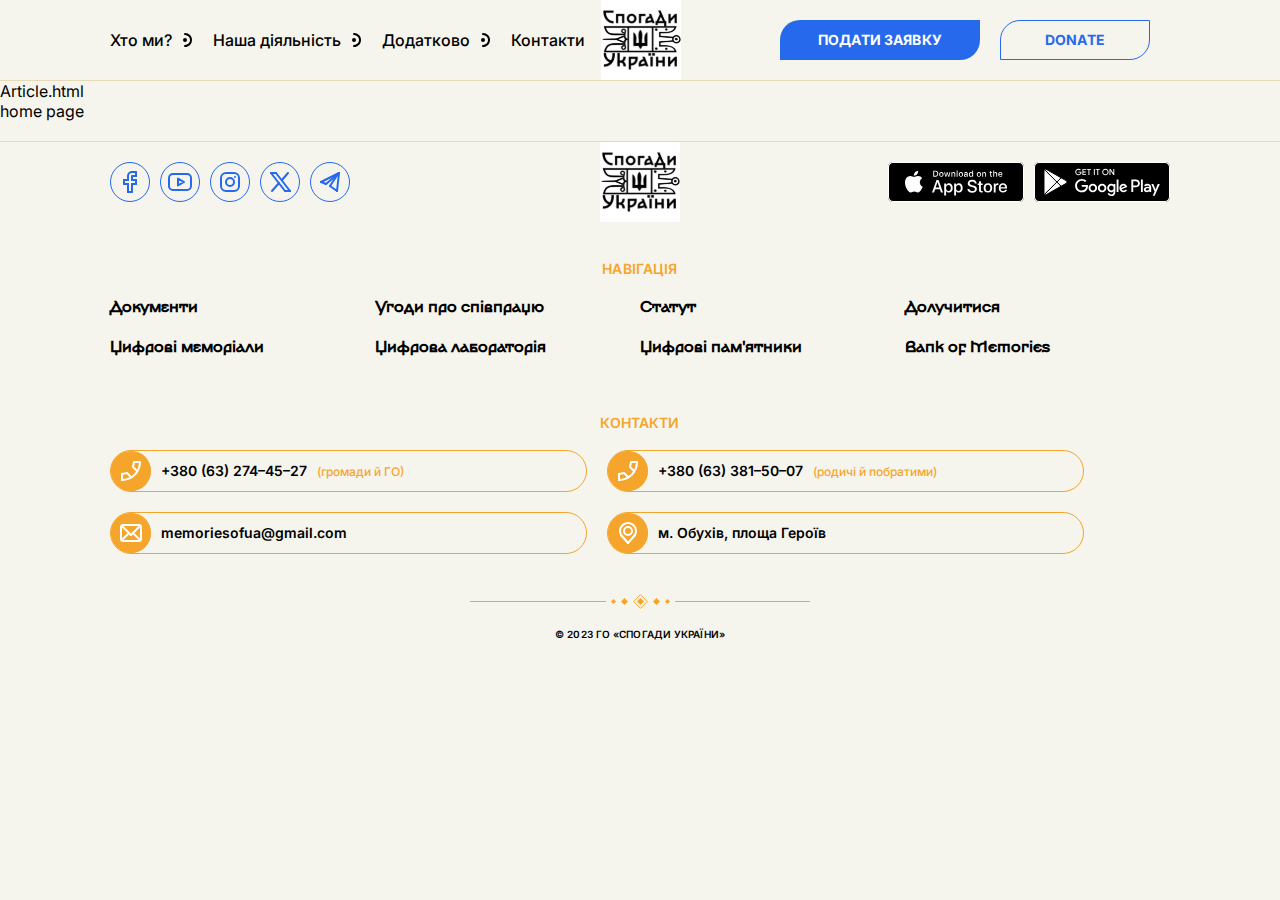
<file: article/index.html>
<!DOCTYPE html><html lang=ru><head><meta charset=utf-8><meta http-equiv=X-UA-Compatible content="IE=edge"><meta name=viewport content="width=device-width"><meta name=description content="article description"><meta property=og:type content=website><meta property=og:locale content=ru_RU><meta property=og:title content="page article"><meta property=og:description content="article description"><meta property=og:image content=/image/share/share.jpg><meta property=og:image:type content=image/jpeg><meta name=twitter:card content=summary_large_image><meta name=twitter:title content="page article"><meta name=twitter:description content="article description"><meta name=twitter:image content=/image/share/share.jpg><meta name=msapplication-TileColor content=#2d89ef><meta name=msapplication-TileImage content=/favicon/mstile-144x144.png><meta name=msapplication-config content=/browserconfig.xml><meta name=theme-color content=#ffffff><title>page article</title><link rel=apple-touch-icon href=/favicon/apple-touch-icon.png sizes=180x180><link rel=icon href=/favicon/favicon.ico><link rel=icon href=/favicon/favicon-16x16.png sizes=16x16><link rel=icon href=/favicon/favicon-32x32.png sizes=32x32><link rel=icon href=/favicon/android-chrome-192x192.png sizes=192x192><link rel=manifest href=/site.webmanifest><link rel=mask-icon href=/favicon/safari-pinned-tab.svg color=#69b0c4><script defer=defer src="/vendors.js?v=e50df027c8deab5dfbef"></script><script defer=defer src="/main.js?v=334b59f8547ebe107873"></script><link href="/vendors.css?v=16d23299bd576c919a95" rel=stylesheet><link href="/main.css?v=1990c003e4d8f2f2f926" rel=stylesheet></head><body><div class=router data-barba=wrapper><div class=router__container data-barba=container data-barba-namespace=article><header class=header><div class=container><div class="header-button for-devices"><svg width=40 height=40 viewBox="0 0 40 40" fill=none xmlns=http://www.w3.org/2000/svg><rect width=40 height=40 rx=20 fill=white /><rect x=10 y=14 width=20 height=4 stroke=black stroke-width=2 stroke-linecap=round stroke-linejoin=round /><rect x=10 y=22 width=20 height=4 stroke=black stroke-width=2 stroke-linecap=round stroke-linejoin=round /></svg> <svg width=40 height=40 viewBox="0 0 40 40" fill=none xmlns=http://www.w3.org/2000/svg><rect width=40 height=40 rx=20 fill=white /><path d="M17 20L11 14" stroke=black stroke-width=2 stroke-linecap=round stroke-linejoin=round /><path d="M20 17L14 11" stroke=black stroke-width=2 stroke-linecap=round stroke-linejoin=round /><path d="M29 26L23 20" stroke=black stroke-width=2 stroke-linecap=round stroke-linejoin=round /><path d="M26 29L20 23" stroke=black stroke-width=2 stroke-linecap=round stroke-linejoin=round /><path d="M23 20L29 14" stroke=black stroke-width=2 stroke-linecap=round stroke-linejoin=round /><path d="M20 17L26 11" stroke=black stroke-width=2 stroke-linecap=round stroke-linejoin=round /><path d="M11 26L17 20" stroke=black stroke-width=2 stroke-linecap=round stroke-linejoin=round /><path d="M14 29L20 23" stroke=black stroke-width=2 stroke-linecap=round stroke-linejoin=round /><path d="M29 14L26 11" stroke=black stroke-width=2 stroke-linecap=round stroke-linejoin=round /><path d="M14 29L11 26" stroke=black stroke-width=2 stroke-linecap=round stroke-linejoin=round /><path d="M11 14L14 11" stroke=black stroke-width=2 stroke-linecap=round stroke-linejoin=round /><path d="M26 29L29 26" stroke=black stroke-width=2 stroke-linecap=round stroke-linejoin=round /></svg></div><div class=header-left><div class="header-title for-devices">Навігація</div><ul><li><a href=#>Хто ми?<svg width=16 height=16 viewBox="0 0 16 16" fill=none xmlns=http://www.w3.org/2000/svg><path d="M8 2C8.78793 2 9.56815 2.15519 10.2961 2.45672C11.0241 2.75825 11.6855 3.20021 12.2426 3.75736C12.7998 4.31451 13.2417 4.97595 13.5433 5.7039C13.8448 6.43185 14 7.21207 14 8C14 8.78793 13.8448 9.56815 13.5433 10.2961C13.2417 11.0241 12.7998 11.6855 12.2426 12.2426C11.6855 12.7998 11.0241 13.2418 10.2961 13.5433C9.56814 13.8448 8.78793 14 8 14" stroke=black stroke-width=2 stroke-linecap=round stroke-linejoin=round /><circle cx=8 cy=8 r=1 stroke=black stroke-width=2 stroke-linecap=round stroke-linejoin=round /></svg></a></li><li><a href=#>Наша діяльність<svg width=16 height=16 viewBox="0 0 16 16" fill=none xmlns=http://www.w3.org/2000/svg><path d="M8 2C8.78793 2 9.56815 2.15519 10.2961 2.45672C11.0241 2.75825 11.6855 3.20021 12.2426 3.75736C12.7998 4.31451 13.2417 4.97595 13.5433 5.7039C13.8448 6.43185 14 7.21207 14 8C14 8.78793 13.8448 9.56815 13.5433 10.2961C13.2417 11.0241 12.7998 11.6855 12.2426 12.2426C11.6855 12.7998 11.0241 13.2418 10.2961 13.5433C9.56814 13.8448 8.78793 14 8 14" stroke=black stroke-width=2 stroke-linecap=round stroke-linejoin=round /><circle cx=8 cy=8 r=1 stroke=black stroke-width=2 stroke-linecap=round stroke-linejoin=round /></svg></a></li><li><a href=#>Додатково<svg width=16 height=16 viewBox="0 0 16 16" fill=none xmlns=http://www.w3.org/2000/svg><path d="M8 2C8.78793 2 9.56815 2.15519 10.2961 2.45672C11.0241 2.75825 11.6855 3.20021 12.2426 3.75736C12.7998 4.31451 13.2417 4.97595 13.5433 5.7039C13.8448 6.43185 14 7.21207 14 8C14 8.78793 13.8448 9.56815 13.5433 10.2961C13.2417 11.0241 12.7998 11.6855 12.2426 12.2426C11.6855 12.7998 11.0241 13.2418 10.2961 13.5433C9.56814 13.8448 8.78793 14 8 14" stroke=black stroke-width=2 stroke-linecap=round stroke-linejoin=round /><circle cx=8 cy=8 r=1 stroke=black stroke-width=2 stroke-linecap=round stroke-linejoin=round /></svg></a></li><li><a href=#>Контакти</a></li></ul><div class="block-center for-devices mt-20"><a class="button button--transparent" href="">Підтримати</a></div><div class="buttons for-devices"><a href=# target=_blank><img src=../assets/images/app.svg alt=img></a><a href=# target=_blank><img src=../assets/images/google.svg alt=img></a></div></div><a class="header-logo for-desktop" href=/ ><img src=/assets/images/logo.svg alt=img></a><div class=header-right><a class="button button--color for-devices" href=https://docs.google.com/forms/u/4/d/18JBNDChLSo7bysSi6-EnJebhrCPX-0WheBzAbS58Dz0/edit target=_blank>заявка</a><a class="button button--color for-desktop" href=https://docs.google.com/forms/u/4/d/18JBNDChLSo7bysSi6-EnJebhrCPX-0WheBzAbS58Dz0/edit target=_blank>Подати заявку</a><a class="button button--transparent for-desktop" href="">Donate</a><div id=google_translate_element></div></div></div></header><div class="header-left for-devices"><div class="header-title for-devices">Навігація</div><ul><li><a href=#>Хто ми?<svg width=16 height=16 viewBox="0 0 16 16" fill=none xmlns=http://www.w3.org/2000/svg><path d="M8 2C8.78793 2 9.56815 2.15519 10.2961 2.45672C11.0241 2.75825 11.6855 3.20021 12.2426 3.75736C12.7998 4.31451 13.2417 4.97595 13.5433 5.7039C13.8448 6.43185 14 7.21207 14 8C14 8.78793 13.8448 9.56815 13.5433 10.2961C13.2417 11.0241 12.7998 11.6855 12.2426 12.2426C11.6855 12.7998 11.0241 13.2418 10.2961 13.5433C9.56814 13.8448 8.78793 14 8 14" stroke=black stroke-width=2 stroke-linecap=round stroke-linejoin=round /><circle cx=8 cy=8 r=1 stroke=black stroke-width=2 stroke-linecap=round stroke-linejoin=round /></svg></a></li><li><a href=#>Наша діяльність<svg width=16 height=16 viewBox="0 0 16 16" fill=none xmlns=http://www.w3.org/2000/svg><path d="M8 2C8.78793 2 9.56815 2.15519 10.2961 2.45672C11.0241 2.75825 11.6855 3.20021 12.2426 3.75736C12.7998 4.31451 13.2417 4.97595 13.5433 5.7039C13.8448 6.43185 14 7.21207 14 8C14 8.78793 13.8448 9.56815 13.5433 10.2961C13.2417 11.0241 12.7998 11.6855 12.2426 12.2426C11.6855 12.7998 11.0241 13.2418 10.2961 13.5433C9.56814 13.8448 8.78793 14 8 14" stroke=black stroke-width=2 stroke-linecap=round stroke-linejoin=round /><circle cx=8 cy=8 r=1 stroke=black stroke-width=2 stroke-linecap=round stroke-linejoin=round /></svg></a></li><li><a href=#>Додатково<svg width=16 height=16 viewBox="0 0 16 16" fill=none xmlns=http://www.w3.org/2000/svg><path d="M8 2C8.78793 2 9.56815 2.15519 10.2961 2.45672C11.0241 2.75825 11.6855 3.20021 12.2426 3.75736C12.7998 4.31451 13.2417 4.97595 13.5433 5.7039C13.8448 6.43185 14 7.21207 14 8C14 8.78793 13.8448 9.56815 13.5433 10.2961C13.2417 11.0241 12.7998 11.6855 12.2426 12.2426C11.6855 12.7998 11.0241 13.2418 10.2961 13.5433C9.56814 13.8448 8.78793 14 8 14" stroke=black stroke-width=2 stroke-linecap=round stroke-linejoin=round /><circle cx=8 cy=8 r=1 stroke=black stroke-width=2 stroke-linecap=round stroke-linejoin=round /></svg></a></li><li><a href=#>Контакти</a></li></ul><div class="block-center for-devices mt-20"><a class="button button--transparent" href="">Підтримати</a></div><div class="buttons for-devices"><a href=# target=_blank><img src=../assets/images/app.svg alt=img></a><a href=# target=_blank><img src=../assets/images/google.svg alt=img></a></div></div><h1>Article.html</h1><a href=./ >home page</a><footer class=footer><div class=footer-container><div class=footer-top><div class="footer-socials for-desktop"><a href=facebook.com/groups/2427752880725539 target=_blank><svg width=40 height=40 viewBox="0 0 40 40" fill=none xmlns=http://www.w3.org/2000/svg><path d="M0.500977 20C0.500977 9.23045 9.23142 0.5 20.001 0.5C30.7705 0.5 39.501 9.23045 39.501 20C39.501 30.7696 30.7705 39.5 20.001 39.5C9.23142 39.5 0.500977 30.7696 0.500977 20Z" stroke=#2669EC /><path d="M18.001 22L18.001 30" stroke=#2669EC stroke-width=2 stroke-linecap=round stroke-linejoin=round /><path d="M22.001 22L22.001 30" stroke=#2669EC stroke-width=2 stroke-linecap=round stroke-linejoin=round /><path d="M26.001 18L26.001 22" stroke=#2669EC stroke-width=2 stroke-linecap=round stroke-linejoin=round /><path d="M14.001 18L14.001 22" stroke=#2669EC stroke-width=2 stroke-linecap=round stroke-linejoin=round /><path d="M26.001 10L26.001 14" stroke=#2669EC stroke-width=2 stroke-linecap=round stroke-linejoin=round /><path d="M14.001 18L18.001 18" stroke=#2669EC stroke-width=2 stroke-linecap=round stroke-linejoin=round /><path d="M14.001 22L18.001 22" stroke=#2669EC stroke-width=2 stroke-linecap=round stroke-linejoin=round /><path d="M22.001 18L26.001 18" stroke=#2669EC stroke-width=2 stroke-linecap=round stroke-linejoin=round /><path d="M22.001 22L26.001 22" stroke=#2669EC stroke-width=2 stroke-linecap=round stroke-linejoin=round /><path d="M18.001 30L22.001 30" stroke=#2669EC stroke-width=2 stroke-linecap=round stroke-linejoin=round /><path d="M26.001 10H22.001C19.7918 10 18.001 11.7909 18.001 14V18" stroke=#2669EC stroke-width=2 stroke-linecap=round stroke-linejoin=round /><path d="M26.001 14H22.001V18" stroke=#2669EC stroke-width=2 stroke-linecap=round stroke-linejoin=round /></svg></a><a href="https://youtube.com/@memories_of_ukraine?si=UX4DQSj7ezkdfqid" target=_blank><svg width=40 height=40 viewBox="0 0 40 40" fill=none xmlns=http://www.w3.org/2000/svg><rect x=0.500977 y=0.5 width=39 height=39 rx=19.5 stroke=#2669EC /><g clip-path=url(#clip0_7_4100)><rect x=9.00098 y=12 width=22 height=16 rx=4 stroke=#2669EC stroke-width=2 stroke-linejoin=round /><path d="M24.001 20L18.001 23.4641L18.001 16.5359L24.001 20Z" stroke=#2669EC stroke-width=2 stroke-linecap=round stroke-linejoin=round /></g><defs><clipPath id=clip0_7_4100><rect width=24 height=24 fill=white transform="translate(8.00098 8)"/></clipPath></defs></svg></a><a href=instagram.com/memoriesukraine target=_blank><svg width=40 height=40 viewBox="0 0 40 40" fill=none xmlns=http://www.w3.org/2000/svg><rect x=0.500977 y=0.5 width=39 height=39 rx=19.5 stroke=#2669EC /><rect x=11.001 y=11 width=18 height=18 rx=5 stroke=#2669EC stroke-width=2 stroke-linejoin=round /><circle cx=20.001 cy=20 r=4 stroke=#2669EC stroke-width=2 stroke-linejoin=round /><circle cx=25.001 cy=15 r=1 fill=#2669EC /></svg></a><a href=twitter.com/memoriesofua target=_blank><svg width=40 height=40 viewBox="0 0 40 40" fill=none xmlns=http://www.w3.org/2000/svg><rect x=0.500977 y=0.5 width=39 height=39 rx=19.5 stroke=#2669EC /><path d="M19.001 21L12.001 29" stroke=#2669EC stroke-width=2 stroke-linecap=round stroke-linejoin=round /><path d="M28.001 11L22.001 18" stroke=#2669EC stroke-width=2 stroke-linecap=round stroke-linejoin=round /><path d="M16.001 11L30.001 29" stroke=#2669EC stroke-width=2 stroke-linecap=round stroke-linejoin=round /><path d="M11.001 11L25.001 29" stroke=#2669EC stroke-width=2 stroke-linecap=round stroke-linejoin=round /><path d="M25.001 29L30.001 29" stroke=#2669EC stroke-width=2 stroke-linecap=round stroke-linejoin=round /><path d="M11.001 11L16.001 11" stroke=#2669EC stroke-width=2 stroke-linecap=round stroke-linejoin=round /></svg></a><a href=t.me/memoriesofukraine target=_blank><svg width=40 height=40 viewBox="0 0 40 40" fill=none xmlns=http://www.w3.org/2000/svg><rect x=0.500977 y=0.5 width=39 height=39 rx=19.5 stroke=#2669EC /><path d="M11.001 20L29.001 11" stroke=#2669EC stroke-width=2 stroke-linecap=round stroke-linejoin=round /><path d="M11.001 20L16.001 22" stroke=#2669EC stroke-width=2 stroke-linecap=round stroke-linejoin=round /><path d="M16.001 22L29.001 11" stroke=#2669EC stroke-width=2 stroke-linecap=round stroke-linejoin=round /><path d="M20.001 24L28.001 12" stroke=#2669EC stroke-width=2 stroke-linecap=round stroke-linejoin=round /><path d="M27.001 29L29.001 11" stroke=#2669EC stroke-width=2 stroke-linecap=round stroke-linejoin=round /><path d="M27.001 29L20.001 24" stroke=#2669EC stroke-width=2 stroke-linecap=round stroke-linejoin=round /></svg></a></div><a class=footer-logo href=/ ><img src=../assets/images/logo.svg alt=img></a><div class="footer-buttons for-desktop"><a href=# target=_blank><img src=../assets/images/app.svg alt=img></a><a href=# target=_blank><img src=../assets/images/google.svg alt=img></a></div></div><div class=footer-center><div class=footer-title>Навігація</div><ul class=footer-navigations><li><a href=#>Документи</a></li><li><a href=#>Угоди про співпрацю</a></li><li><a href=#>Статут</a></li><li><a href=https://docs.google.com/forms/u/4/d/18JBNDChLSo7bysSi6-EnJebhrCPX-0WheBzAbS58Dz0/edit target=_blank>Долучитися</a></li><li><a href=#>Цифрові меморіали</a></li><li><a href=#>Цифрова лабораторія</a></li><li><a href=#>Цифрові пам'ятники</a></li><li><a href=#>Bank of Memories</a></li></ul></div><div class=footer-bottom><div class=footer-title>Контакти</div><div class=footer-links><a class=footer-link href=tel:+380632744527><svg width=40 height=40 viewBox="0 0 40 40" fill=none xmlns=http://www.w3.org/2000/svg><rect width=40 height=40 rx=20 fill=#F5A52C /><g clip-path=url(#clip0_7_4148)><path d="M29 11C29 13.3638 28.5344 15.7044 27.6298 17.8883C26.7252 20.0722 25.3994 22.0565 23.7279 23.7279C22.0565 25.3994 20.0722 26.7252 17.8883 27.6298C15.7044 28.5344 13.3638 29 11 29" stroke=white stroke-width=2 stroke-linecap=round stroke-linejoin=round /><path d="M11 23L11 29" stroke=white stroke-width=2 stroke-linecap=round stroke-linejoin=round /><path d="M23 11L29 11" stroke=white stroke-width=2 stroke-linecap=round stroke-linejoin=round /><path d="M20 26L16 22" stroke=white stroke-width=2 stroke-linecap=round stroke-linejoin=round /><path d="M26 20L22 16" stroke=white stroke-width=2 stroke-linecap=round stroke-linejoin=round /><path d="M22 16L23 11" stroke=white stroke-width=2 stroke-linecap=round stroke-linejoin=round /><path d="M11 23L16 22" stroke=white stroke-width=2 stroke-linecap=round stroke-linejoin=round /></g><defs><clipPath id=clip0_7_4148><rect width=24 height=24 fill=white transform="translate(8 8)"/></clipPath></defs></svg>+380 (63) 274–45–27 <span>(громади й ГО)</span></a><a class=footer-link href=tel:+380633815007><svg width=40 height=40 viewBox="0 0 40 40" fill=none xmlns=http://www.w3.org/2000/svg><rect width=40 height=40 rx=20 fill=#F5A52C /><g clip-path=url(#clip0_7_4148)><path d="M29 11C29 13.3638 28.5344 15.7044 27.6298 17.8883C26.7252 20.0722 25.3994 22.0565 23.7279 23.7279C22.0565 25.3994 20.0722 26.7252 17.8883 27.6298C15.7044 28.5344 13.3638 29 11 29" stroke=white stroke-width=2 stroke-linecap=round stroke-linejoin=round /><path d="M11 23L11 29" stroke=white stroke-width=2 stroke-linecap=round stroke-linejoin=round /><path d="M23 11L29 11" stroke=white stroke-width=2 stroke-linecap=round stroke-linejoin=round /><path d="M20 26L16 22" stroke=white stroke-width=2 stroke-linecap=round stroke-linejoin=round /><path d="M26 20L22 16" stroke=white stroke-width=2 stroke-linecap=round stroke-linejoin=round /><path d="M22 16L23 11" stroke=white stroke-width=2 stroke-linecap=round stroke-linejoin=round /><path d="M11 23L16 22" stroke=white stroke-width=2 stroke-linecap=round stroke-linejoin=round /></g><defs><clipPath id=clip0_7_4148><rect width=24 height=24 fill=white transform="translate(8 8)"/></clipPath></defs></svg>+380 (63) 381–50–07 <span>(родичі й побратими)</span></a><a class=footer-link href=mail:memoriesofua@gmail.com><svg width=40 height=40 viewBox="0 0 40 40" fill=none xmlns=http://www.w3.org/2000/svg><rect width=40 height=40 rx=20 fill=#F5A52C /><path d="M20 22L29 13" stroke=white stroke-width=2 stroke-linecap=round stroke-linejoin=round /><path d="M11 27L18 20" stroke=white stroke-width=2 stroke-linecap=round stroke-linejoin=round /><path d="M20 22L11 13" stroke=white stroke-width=2 stroke-linecap=round stroke-linejoin=round /><path d="M28 26L22 20" stroke=white stroke-width=2 stroke-linecap=round stroke-linejoin=round /><rect x=10 y=12 width=20 height=16 rx=2 stroke=white stroke-width=2 stroke-linecap=round stroke-linejoin=round /></svg>memoriesofua@gmail.com</a><a class=footer-link href=#><svg width=40 height=40 viewBox="0 0 40 40" fill=none xmlns=http://www.w3.org/2000/svg><rect width=40 height=40 rx=20 fill=#F5A52C /><circle cx=20 cy=18 r=4 stroke=white stroke-width=2 stroke-linecap=round stroke-linejoin=round /><path d="M25.6569 23.6569C26.7757 22.538 27.5376 21.1126 27.8463 19.5607C28.155 18.0089 27.9965 16.4003 27.391 14.9385C26.7855 13.4767 25.7602 12.2273 24.4446 11.3482C23.129 10.4692 21.5823 10 20 10C18.4177 10 16.871 10.4692 15.5554 11.3482C14.2398 12.2273 13.2145 13.4767 12.609 14.9385C12.0035 16.4003 11.845 18.0089 12.1537 19.5607C12.4624 21.1126 13.2243 22.538 14.3431 23.6569" stroke=white stroke-width=2 stroke-linecap=round stroke-linejoin=round /><path d="M20 30L27 22" stroke=white stroke-width=2 stroke-linecap=round stroke-linejoin=round /><path d="M20 30L13 22" stroke=white stroke-width=2 stroke-linecap=round stroke-linejoin=round /></svg>м. Обухів, площа Героїв</a></div></div><div class="footer-top for-devices"><div class=footer-socials><a href=facebook.com/groups/2427752880725539 target=_blank><svg width=40 height=40 viewBox="0 0 40 40" fill=none xmlns=http://www.w3.org/2000/svg><path d="M0.500977 20C0.500977 9.23045 9.23142 0.5 20.001 0.5C30.7705 0.5 39.501 9.23045 39.501 20C39.501 30.7696 30.7705 39.5 20.001 39.5C9.23142 39.5 0.500977 30.7696 0.500977 20Z" stroke=#2669EC /><path d="M18.001 22L18.001 30" stroke=#2669EC stroke-width=2 stroke-linecap=round stroke-linejoin=round /><path d="M22.001 22L22.001 30" stroke=#2669EC stroke-width=2 stroke-linecap=round stroke-linejoin=round /><path d="M26.001 18L26.001 22" stroke=#2669EC stroke-width=2 stroke-linecap=round stroke-linejoin=round /><path d="M14.001 18L14.001 22" stroke=#2669EC stroke-width=2 stroke-linecap=round stroke-linejoin=round /><path d="M26.001 10L26.001 14" stroke=#2669EC stroke-width=2 stroke-linecap=round stroke-linejoin=round /><path d="M14.001 18L18.001 18" stroke=#2669EC stroke-width=2 stroke-linecap=round stroke-linejoin=round /><path d="M14.001 22L18.001 22" stroke=#2669EC stroke-width=2 stroke-linecap=round stroke-linejoin=round /><path d="M22.001 18L26.001 18" stroke=#2669EC stroke-width=2 stroke-linecap=round stroke-linejoin=round /><path d="M22.001 22L26.001 22" stroke=#2669EC stroke-width=2 stroke-linecap=round stroke-linejoin=round /><path d="M18.001 30L22.001 30" stroke=#2669EC stroke-width=2 stroke-linecap=round stroke-linejoin=round /><path d="M26.001 10H22.001C19.7918 10 18.001 11.7909 18.001 14V18" stroke=#2669EC stroke-width=2 stroke-linecap=round stroke-linejoin=round /><path d="M26.001 14H22.001V18" stroke=#2669EC stroke-width=2 stroke-linecap=round stroke-linejoin=round /></svg></a><a href="https://youtube.com/@memories_of_ukraine?si=UX4DQSj7ezkdfqid" target=_blank><svg width=40 height=40 viewBox="0 0 40 40" fill=none xmlns=http://www.w3.org/2000/svg><rect x=0.500977 y=0.5 width=39 height=39 rx=19.5 stroke=#2669EC /><g clip-path=url(#clip0_7_4100)><rect x=9.00098 y=12 width=22 height=16 rx=4 stroke=#2669EC stroke-width=2 stroke-linejoin=round /><path d="M24.001 20L18.001 23.4641L18.001 16.5359L24.001 20Z" stroke=#2669EC stroke-width=2 stroke-linecap=round stroke-linejoin=round /></g><defs><clipPath id=clip0_7_4100><rect width=24 height=24 fill=white transform="translate(8.00098 8)"/></clipPath></defs></svg></a><a href=instagram.com/memoriesukraine target=_blank><svg width=40 height=40 viewBox="0 0 40 40" fill=none xmlns=http://www.w3.org/2000/svg><rect x=0.500977 y=0.5 width=39 height=39 rx=19.5 stroke=#2669EC /><rect x=11.001 y=11 width=18 height=18 rx=5 stroke=#2669EC stroke-width=2 stroke-linejoin=round /><circle cx=20.001 cy=20 r=4 stroke=#2669EC stroke-width=2 stroke-linejoin=round /><circle cx=25.001 cy=15 r=1 fill=#2669EC /></svg></a><a href=twitter.com/memoriesofua target=_blank><svg width=40 height=40 viewBox="0 0 40 40" fill=none xmlns=http://www.w3.org/2000/svg><rect x=0.500977 y=0.5 width=39 height=39 rx=19.5 stroke=#2669EC /><path d="M19.001 21L12.001 29" stroke=#2669EC stroke-width=2 stroke-linecap=round stroke-linejoin=round /><path d="M28.001 11L22.001 18" stroke=#2669EC stroke-width=2 stroke-linecap=round stroke-linejoin=round /><path d="M16.001 11L30.001 29" stroke=#2669EC stroke-width=2 stroke-linecap=round stroke-linejoin=round /><path d="M11.001 11L25.001 29" stroke=#2669EC stroke-width=2 stroke-linecap=round stroke-linejoin=round /><path d="M25.001 29L30.001 29" stroke=#2669EC stroke-width=2 stroke-linecap=round stroke-linejoin=round /><path d="M11.001 11L16.001 11" stroke=#2669EC stroke-width=2 stroke-linecap=round stroke-linejoin=round /></svg></a><a href=t.me/memoriesofukraine target=_blank><svg width=40 height=40 viewBox="0 0 40 40" fill=none xmlns=http://www.w3.org/2000/svg><rect x=0.500977 y=0.5 width=39 height=39 rx=19.5 stroke=#2669EC /><path d="M11.001 20L29.001 11" stroke=#2669EC stroke-width=2 stroke-linecap=round stroke-linejoin=round /><path d="M11.001 20L16.001 22" stroke=#2669EC stroke-width=2 stroke-linecap=round stroke-linejoin=round /><path d="M16.001 22L29.001 11" stroke=#2669EC stroke-width=2 stroke-linecap=round stroke-linejoin=round /><path d="M20.001 24L28.001 12" stroke=#2669EC stroke-width=2 stroke-linecap=round stroke-linejoin=round /><path d="M27.001 29L29.001 11" stroke=#2669EC stroke-width=2 stroke-linecap=round stroke-linejoin=round /><path d="M27.001 29L20.001 24" stroke=#2669EC stroke-width=2 stroke-linecap=round stroke-linejoin=round /></svg></a></div><div class=footer-buttons><a href=# target=_blank><img src=../assets/images/app.svg alt=img></a><a href=# target=_blank><img src=../assets/images/google.svg alt=img></a></div></div><div class=copyright><svg width=340 height=15 viewBox="0 0 340 15" fill=none xmlns=http://www.w3.org/2000/svg><g clip-path=url(#clip0_7_4195)><rect y=7 width=136 height=1 fill=#F5A52C /><path d="M143.5 5L146 7.5L143.5 10L141 7.5L143.5 5Z" fill=#F5A52C /><path d="M154.5 4L158 7.5L154.5 11L151 7.5L154.5 4Z" fill=#F5A52C /><path d="M163.707 7.5L170.5 0.707107L177.293 7.5L170.5 14.2929L163.707 7.5Z" stroke=#F5A52C /><path d="M170.5 4L174 7.5L170.5 11L167 7.5L170.5 4Z" fill=#F5A52C /><path d="M186.5 4L190 7.5L186.5 11L183 7.5L186.5 4Z" fill=#F5A52C /><path d="M197.5 5L200 7.5L197.5 10L195 7.5L197.5 5Z" fill=#F5A52C /><rect width=135 height=1 transform="matrix(-1 0 0 1 340 7)" fill=#F5A52C /></g><defs><clipPath id=clip0_7_4195><rect width=340 height=15 fill=white /></clipPath></defs></svg>© 2023 ГО «Спогади України»</div></div></footer></div></div><script type=text/javascript src="https://translate.google.com/translate_a/element.js?cb=googleTranslateElementInit"></script><script>function googleTranslateElementInit() {
	new google.translate.TranslateElement({
		pageLanguage: 'ua',
		autoDisplay: false,
		includedLanguages: 'ar,en,es,fr,nl,ja,vi,,zh-CN,zh-TW,pt,it,de',
		layout: google.translate.TranslateElement.InlineLayout.HORIZONTAL
	}, 'google_translate_element');
}</script></body></html>
</file>
<file: main.css>
@import url(https://fonts.googleapis.com/css2?family=Inter:wght@100..900&display=swap);

*{margin:0;border:none;padding:0}*,*::before,*::after{box-sizing:border-box}a,a:link,a:visited{-webkit-text-decoration:none;text-decoration:none}a:hover{-webkit-text-decoration:none;text-decoration:none}aside,nav,footer,header,section,main{display:block}h1,h2,h3,h4,h5,h6,p{font-weight:inherit;font-size:inherit}ul,ul li{list-style:none}img{vertical-align:top}img,svg{height:auto;max-width:100%}address{font-style:normal}input,textarea,button{font-family:inherit;font-size:inherit;color:inherit;background-color:rgba(0,0,0,0)}input::-ms-clear{display:none}button,input[type=submit]{display:inline-block;box-shadow:none;background:none;background-color:rgba(0,0,0,0);cursor:pointer}input:focus,input:active,button:focus,button:active{outline:none}button::-moz-focus-inner{border:0;padding:0}label{cursor:pointer}legend{display:block}@font-face{src:url(/assets/fonts/NAMU-Regular.f113c94e.woff2) format("woff2"),url(/assets/fonts/NAMU-Regular.01892997.woff) format("woff");font-family:"NAMU";font-weight:400;font-style:normal;font-display:swap}:root{--width-base: 1440;--width-current: 2560px;--width-multiplier: var(--width-current) / var(--width-base)}@media(max-width: 2559px){:root{--width-current: 100vw}}@media(max-width: 1024px){:root{--width-base: 375;--width-current: 100vmin}}html{width:100%}html.is-lock-scroll,html.is-lock-scroll body{overflow:hidden}html.is-animating{pointer-events:none}body{width:100%;-webkit-font-smoothing:antialiased;-webkit-text-decoration-skip:objects;text-decoration-skip:objects;text-rendering:optimizeLegibility;-webkit-text-size-adjust:100%;-moz-text-size-adjust:100%;text-size-adjust:100%;-webkit-tap-highlight-color:rgba(0,0,0,0);font-family:"Inter",Arial,sans-serif;background:#f6f5ed}body.is-resizing{opacity:0;pointer-events:none}main{flex:1}h1,h2,h3,h4,h5,h6,ul,ol,p,fieldset,figure,picture,blockquote{font-size:inherit}a,button,[type=button]{color:currentColor;cursor:pointer}button,[type=button]{-webkit-appearance:none;appearance:none;border:0;border-radius:0;font-family:inherit;font-weight:inherit;font-size:inherit;line-height:inherit;letter-spacing:inherit}img,svg,video,picture{position:relative;display:block;width:100%;max-width:100%;object-fit:cover}img{height:auto}img[draggable=false]{pointer-events:none;-webkit-user-drag:none}.is-browser-chrome img:not([data-aos]){transform:translateZ(0)}svg{width:100%;height:100%;fill:none}figure,picture{display:block;line-height:0}fieldset{border:0}ul,ol,li{display:block;list-style:none}iframe{display:block}[data-barba=container]{position:absolute;left:0;top:0;width:100%;height:100%}.section b{font-weight:700}.title-lg{color:#000;color:var(--Grayscale-Black, #000);text-align:center;leading-trim:both;text-edge:cap;font-family:NAMU;font-size:50px;font-style:normal;font-weight:300;line-height:100%}@media(max-width: 1024px){.title-lg{color:#000;color:var(--Grayscale-Black, #000);text-align:center;leading-trim:both;text-edge:cap;font-family:NAMU;font-size:30px;font-style:normal;font-weight:300;line-height:100%}}.color-white{color:#fff}.text{color:#000;color:var(--Grayscale-Black, #000);leading-trim:both;text-edge:cap;font-family:Inter;font-size:14px;font-style:normal;font-weight:500;line-height:140%}.text-center{text-align:center}.container{margin:0 auto;max-width:1060px}.button{border-radius:20px 0px;display:flex;height:40px;min-width:80px;max-width:340px;padding:10px 20px;justify-content:center;align-items:center;gap:10px;color:#FFF;color:var(--Grayscale-White, #FFF);text-align:center;leading-trim:both;text-edge:cap;font-family:Inter;font-size:14px;font-style:normal;font-weight:700;line-height:125%;letter-spacing:.14px;text-transform:uppercase}.button--color{min-width:200px;background:#2669EC;background:var(--Primary-Accent, #2669EC)}.button--transparent{min-width:200px;border:1px solid #2669EC;border:1px solid var(--Primary-Accent, #2669EC);color:#2669ec}.button--white{border-radius:20px 0px;background:#FFF;background:var(--Grayscale-White, #FFF);color:#000;color:var(--Grayscale-Black, #000);text-align:center;leading-trim:both;text-edge:cap;font-family:Inter;font-size:14px;font-style:normal;font-weight:700;line-height:125%;letter-spacing:.14px;text-transform:uppercase;min-width:200px}.button--white svg{width:24px;height:24px}.page{padding:20px}.video{position:relative;border-radius:20px}.video__button{position:absolute;left:50%;top:50%;z-index:2;transform:translate(-50%, -50%);width:60px;height:60px}.video__item{position:absolute;left:0;right:0;top:0;bottom:0}.video__item iframe{border-radius:20px;width:100%;height:100%}.video__cover{position:relative;z-index:1}.icon-svg{padding:8px;border-radius:20px;background:#FFF;background:var(--Grayscale-White, #FFF);width:40px}.icon-svg svg{width:24px;height:24px}.icon-svg--main{position:absolute;left:0;right:0;margin:0 auto;bottom:20px;z-index:5}.mb-80{margin-bottom:67px}.mb-40{margin-bottom:31px}.mt-40{margin-top:40px}p{margin-bottom:14px}.text-container{margin:0 auto;max-width:880px}.block-center{display:flex;align-items:center;justify-content:center}.section--white{padding-top:80px;padding-bottom:80px;border-radius:40px;background:#FFF;background:var(--Grayscale-White, #FFF)}@media(max-width: 1024px){.section--white{padding:80px 17px 80px 18px}}.section--orange{margin-bottom:80px;margin-top:71px;padding:80px 130px;border-radius:40px;background:#F5A52C;background:var(--Primary-Main, #F5A52C)}@media(max-width: 1024px){.section--orange{padding:80px 17px 80px 18px}}.work{display:flex;align-items:center;justify-content:center;gap:48px}@media(min-width: 1025px){.work-card img{margin-bottom:39px;width:311.769px;height:357px}}@media(max-width: 1024px){.work{flex-flow:column}}.mb-100{margin-bottom:100px}.swiper-chorno{margin:0 auto}@media(min-width: 1025px){.swiper-chorno{width:920px}}.swiper-chorno-card{position:relative}.swiper-chorno-year{position:absolute;left:0;right:0;top:20px;max-width:56px;margin:0 auto;z-index:1;display:flex;height:24px;padding:0px 12px;justify-content:center;align-items:center;color:#FFF;color:var(--Grayscale-White, #FFF);font-family:Inter;font-size:12px;font-style:normal;font-weight:600;line-height:100%;letter-spacing:.12px;text-transform:uppercase;background:#000;background:var(--Grayscale-Black, #000);border-radius:12px}.swiper-chorno-img img{width:100%;height:340px;object-fit:cover}.swiper-chorno-text{position:absolute;left:0;right:0;top:0;bottom:0;padding:20px;display:flex;align-items:flex-end;color:#000;color:var(--Grayscale-Black, #000);text-align:justify;leading-trim:both;text-edge:cap;border-radius:20px;font-family:NAMU;font-size:16px;font-style:normal;font-weight:900;line-height:125%;background:#fff}.swiper{padding-bottom:43px !important}.swiper .swiper-pagination .swiper-pagination-bullet{width:6px;height:6px;background:#6d6760;opacity:1}.swiper .swiper-pagination .swiper-pagination-bullet-active{position:relative;top:4px;border:2px solid #f5a52c;width:14px;height:14px;background:rgba(0,0,0,0)}.swiper .swiper-pagination .swiper-pagination-bullet-active::after{content:"";display:block;margin:2px;width:6px;height:6px;background:#f5a52c;border-radius:50%}.swiper .swiper-button-prev{width:40px;height:40px}.swiper .swiper-button-prev::after{display:none}.swiper .swiper-button-next{width:40px;height:40px}.swiper .swiper-button-next::after{display:none}.applications{display:flex;flex-flow:column;gap:20px;max-width:700px;margin:0 auto 40px}.applications-card{position:relative;display:flex;padding:10px 30px 10px 10px;align-items:center;gap:10px;align-self:stretch;border-radius:100px;background:#FFF;background:var(--Grayscale-White, #FFF);color:#000;color:var(--Grayscale-Black, #000);leading-trim:both;text-edge:cap;font-family:Inter;font-size:14px;font-style:normal;font-weight:500;line-height:140%}.applications-card span{position:relative;flex-shrink:0;z-index:1;display:flex;width:40px;height:40px;padding:12px 0px;justify-content:center;align-items:center;border-radius:100px;background:#1E1A17;background:var(--Secondary-Brown, #1E1A17);color:#FFF;color:var(--Grayscale-White, #FFF);text-align:center;leading-trim:both;text-edge:cap;font-family:"Kyiv Region";font-size:24px;font-style:normal;font-weight:500;line-height:100%}.applications-card::after{content:"";position:absolute;left:0;top:30px;z-index:0;display:flex;width:700px;height:80px;justify-content:center;align-items:center;background:url(/assets/images/divider.e7ca47a3.svg) center center no-repeat;background-size:contain}@media(max-width: 1024px){.applications-card::after{background:url(/assets/images/divider-m.22d30694.svg) center center no-repeat;width:340px}}.applications-card:last-child::after{display:none}.heros-card{display:block;border-radius:20px;background:#fff}.heros-img img{height:190px;border-radius:20px}.heros-content{padding:20px}.heros-name{color:#000;color:var(--Grayscale-Black, #000);leading-trim:both;text-edge:cap;font-family:NAMU;font-size:24px;font-style:normal;font-weight:300;line-height:125%}.heros-year{margin-top:10px;margin-bottom:20px;color:#6D6760;color:var(--Grayscale-Dark, #6D6760);leading-trim:both;text-edge:cap;font-family:Inter;font-size:12px;font-style:normal;font-weight:500;line-height:125%}.heros-link{display:flex;align-items:center;gap:10px;color:#2669EC;color:var(--Primary-Accent, #2669EC);leading-trim:both;text-edge:cap;font-family:Inter;font-size:14px;font-style:normal;font-weight:600;line-height:125%}.heros-link svg{width:40px;height:40px}.swiper-grid-column>.swiper-wrapper{flex-direction:row !important}.swiper-grid-column>.swiper-wrapper{align-items:self-end}.key{display:flex;gap:20px}.key-card{padding:20px;border-radius:20px;background:#FFF;background:var(--Grayscale-White, #FFF)}@media(min-width: 1025px){.key-card{width:340px}}.key-info{margin:20px 0 11px;display:inline-flex;height:24px;padding:0px 12px;justify-content:center;align-items:center;border-radius:12px;background:rgba(38,105,236,.1);color:#2669EC;color:var(--Primary-Accent, #2669EC);font-family:Inter;font-size:12px;font-style:normal;font-weight:600;line-height:100%;letter-spacing:.12px;text-transform:uppercase}.key-number{display:flex;color:#000;color:var(--Grayscale-Black, #000);leading-trim:both;text-edge:cap;font-family:NAMU;font-size:40px;font-style:normal;font-weight:300;line-height:100%}.key-number .text-orange{color:#F5A52C;color:var(--Primary-Main, #F5A52C);leading-trim:both;text-edge:cap;font-family:NAMU;font-size:40px;font-style:normal;font-weight:300;line-height:100%}@media(max-width: 1024px){.key{flex-flow:column}}.section-blue{margin-top:80px;position:relative;display:flex;padding:80px 0px;flex-direction:column;justify-content:center;align-items:center;gap:40px;align-self:stretch;border-radius:40px;background:#2669EC;background:var(--Primary-Accent, #2669EC)}@media(max-width: 1024px){.section-blue{padding:80px 17px 80px 18px}}.submit{position:relative;display:block;margin:0 auto;width:200px;height:200px;border-radius:1000px;border:1px solid #F5A52C;border:1px solid var(--Primary-Main, #F5A52C);background:#FFF;background:var(--Grayscale-White, #FFF)}.submit span{position:absolute;left:0;right:0;top:0;bottom:0;margin:auto;border-radius:1000px;display:flex;align-items:center;justify-content:center;width:162px;height:162px;flex-shrink:0;background:#f5a52c;color:#FFF;color:var(--Grayscale-White, #FFF);text-align:center;leading-trim:both;text-edge:cap;font-family:Inter;font-size:14px;font-style:normal;font-weight:700;line-height:125%;letter-spacing:.14px;text-transform:uppercase}.submit svg{position:absolute;left:0;right:0;top:0;bottom:0;margin:auto;width:180px;height:180px}.icon-svg-left{position:absolute;left:20px;bottom:20px}.massage{display:flex;align-items:center;justify-content:center;position:absolute;right:20px;bottom:20px;width:80px;height:80px;border-radius:50%;background:#F5A52C;background:var(--Primary-Main, #F5A52C);filter:drop-shadow(0px 0px 0px rgba(245, 165, 44, 0.1)) drop-shadow(0px 0px 0px rgba(245, 165, 44, 0.25))}.massage svg{width:24px;height:24px}.mt-80{margin-top:80px}.divider{display:flex;margin:40px auto;width:340px;height:24px;padding:0px 4px;justify-content:center;align-items:center}.about-items{display:flex;flex-wrap:wrap;gap:20px}.about-item{margin-bottom:20px;width:250px}@media(min-width: 1025px){.about-item__image img{height:250px;align-self:stretch}}.about-item__name{color:#000;color:var(--Grayscale-Black, #000);leading-trim:both;text-edge:cap;font-family:NAMU;font-size:24px;font-style:normal;font-weight:300;line-height:125%}.about-item__position{color:#6D6760;color:var(--Grayscale-Dark, #6D6760);leading-trim:both;text-edge:cap;font-family:Inter;font-size:14px;font-style:normal;font-weight:500;line-height:140%}@media(max-width: 1024px){.about-item{width:100%}}.buttons{display:flex;gap:20px}#google_translate_element{font-size:0}#google_translate_element>span{display:none}.VIpgJd-ZVi9od-l4eHX-hSRGPd{display:none}@media(max-width: 1024px){.page{position:relative;overflow:hidden}.footer{overflow:hidden}}.mt-20{margin-top:20px}.is-hidden{display:none !important}.is-hide{opacity:0 !important;pointer-events:none !important}@media(max-width: 1024px){.for-desktop{display:none !important}}@media(min-width: 1025px){.for-devices{display:none !important}}@media(min-width: 1025px){.for-tablet{display:none !important}}@media(max-width: 1023px){.for-tablet{display:none !important}}.clearfix{overflow:auto}.clearfix::after{content:"";display:table;clear:both}.visually-hidden{position:absolute;overflow:hidden;margin:-1px;width:1px;height:1px;clip:rect(0 0 0 0)}.dont-break-out{word-wrap:break-word;word-wrap:break-word;word-break:break-all;word-break:break-word;-webkit-hyphens:auto;hyphens:auto}.header{position:relative;border-bottom:1px solid #E4DBB6;border-bottom:1px solid var(--Grayscale-Medium, #E4DBB6);overflow:hidden}.header .container{display:flex;align-items:center}.header-left{flex-shrink:0}.header-left ul{display:flex;align-items:center;gap:20px}.header-left ul li a{display:flex;align-items:center;gap:5px;color:#000;font-size:16px;font-weight:500;line-height:20px}.header-left ul li a svg{width:16px;height:16px}@media(max-width: 1024px){.header-left ul li a{justify-content:space-between;border-radius:100px;border:1px solid #F5A52C;border:1px solid var(--Primary-Main, #F5A52C);display:flex;height:40px;padding:0px 8px 0px 20px;gap:8px}}@media(max-width: 1024px){.header-left ul li{width:100%}}@media(max-width: 1024px){.header-left ul{padding:10px 20px;background:#fff}}@media(max-width: 1024px){.header-left{position:absolute;top:83px;left:0;right:0;z-index:10;background:#f6f5ed}.header-left ul{flex-flow:column}}.header-title{margin-bottom:20px;color:#000;color:var(--Grayscale-Black, #000);text-align:center;leading-trim:both;text-edge:cap;font-family:NAMU;font-size:30px;font-style:normal;font-weight:300;line-height:100%}.header-logo{flex-shrink:0;display:block;margin:0 16px;width:80px;height:80px}.header-right{display:flex;gap:20px;width:100%}@media(min-width: 1025px){.header-right{justify-content:flex-end}}.header-right .button{min-width:150px}.header-right .button--color{min-width:200px}@media(max-width: 1024px){.header-right .button--color{min-width:80px}}@media(max-width: 1024px){.header{padding:13px 18px;overflow:hidden}.header #google_translate_element{width:100px}.header-button{margin-right:20px;position:relative;flex-shrink:0;height:40px}.header-button svg{width:40px;height:40px}.header-button svg:last-child{display:none}.is-open .header-button svg:first-child{display:none}.is-open .header-button svg:last-child{display:block}}@media(min-width: 1025px){.goog-te-combo{font-size:24px}}@media(max-width: 1024px){.goog-te-combo{font-size:20px}.header+.header-left{display:none}.header+.header-left .buttons{padding:20px 0;align-items:center;justify-content:center}.is-open .header+.header-left{display:block}}.footer{margin-top:20px;border-top:1px solid #E4DBB6;border-top:1px solid var(--Grayscale-Medium, #E4DBB6)}.footer-container{margin:0 auto;max-width:1059.998px}.footer-top{display:flex;align-items:center;justify-content:space-between;margin-bottom:40px}@media(max-width: 1024px){.footer-top{align-items:center;justify-content:center;flex-flow:column}}.footer-socials{display:flex;align-items:center;gap:10px}.footer-socials a{display:block;width:40px;height:40px}@media(max-width: 1024px){.footer-socials{margin-bottom:20px}}.footer-logo{display:block;width:80px;height:80px}@media(min-width: 1025px){.footer-logo{margin-right:-43px}}.footer-buttons{display:flex;align-items:center;gap:10px}.footer-buttons a{width:136px;height:40px}.footer-center{margin-bottom:40px}.footer-title{margin-bottom:20px;color:#F5A52C;color:var(--Primary-Main, #F5A52C);text-align:center;font-family:Inter;font-size:14px;font-style:normal;font-weight:600;line-height:100%;letter-spacing:.14px;text-transform:uppercase}.footer-navigations{display:flex;flex-wrap:wrap}.footer-navigations li{flex:0 0 25%;margin-bottom:20px}.footer-navigations li a{color:#000;color:var(--Grayscale-Black, #000);leading-trim:both;text-edge:cap;font-family:NAMU;font-size:16px;font-style:normal;font-weight:900;line-height:125%}@media(max-width: 1024px){.footer-navigations li{flex:0 0 50%}}.footer-links{display:flex;flex-wrap:wrap;gap:20px}@media(max-width: 1024px){.footer-links{margin-bottom:40px}}.footer-link{display:block;width:45%;border-radius:100px;border:1px solid #F5A52C;border:1px solid var(--Primary-Main, #F5A52C);display:flex;align-items:center;gap:10px;color:#000;color:var(--Grayscale-Black, #000);text-align:justify;leading-trim:both;text-edge:cap;font-family:Inter;font-size:14px;font-style:normal;font-weight:600;line-height:125%}.footer-link svg{width:40px;height:40px;border-radius:1000px;display:flex;justify-content:center;align-items:center;background:#F5A52C;background:var(--Primary-Main, #F5A52C)}.footer-link span{color:#F5A52C;color:var(--Primary-Main, #F5A52C);leading-trim:both;text-edge:cap;font-family:Inter;font-size:12px;font-style:normal;font-weight:500;line-height:125%}@media(max-width: 1024px){.footer-link{width:100%}}.footer .copyright{margin-top:40px;padding-bottom:20px;color:#000;color:var(--Grayscale-Black, #000);text-align:center;leading-trim:both;text-edge:cap;font-family:Inter;font-size:10px;font-style:normal;font-weight:600;line-height:100%;letter-spacing:.1px;text-transform:uppercase}.footer .copyright svg{margin:0 auto 20px;width:340px}@media(max-width: 1024px){.footer{padding:0 18px}}.lazyBlur .lazy-blur{position:relative;overflow:hidden;width:100%;height:100%}.lazyBlur .lazy-blur img{width:100%;height:100%}.lazyBlur .lazy-blur__imgL{position:absolute;left:0;top:0;opacity:0;transition:.3s}.lazyBlur .lazy-blur.done .lazy-blur__imgL{opacity:1}
</file>
